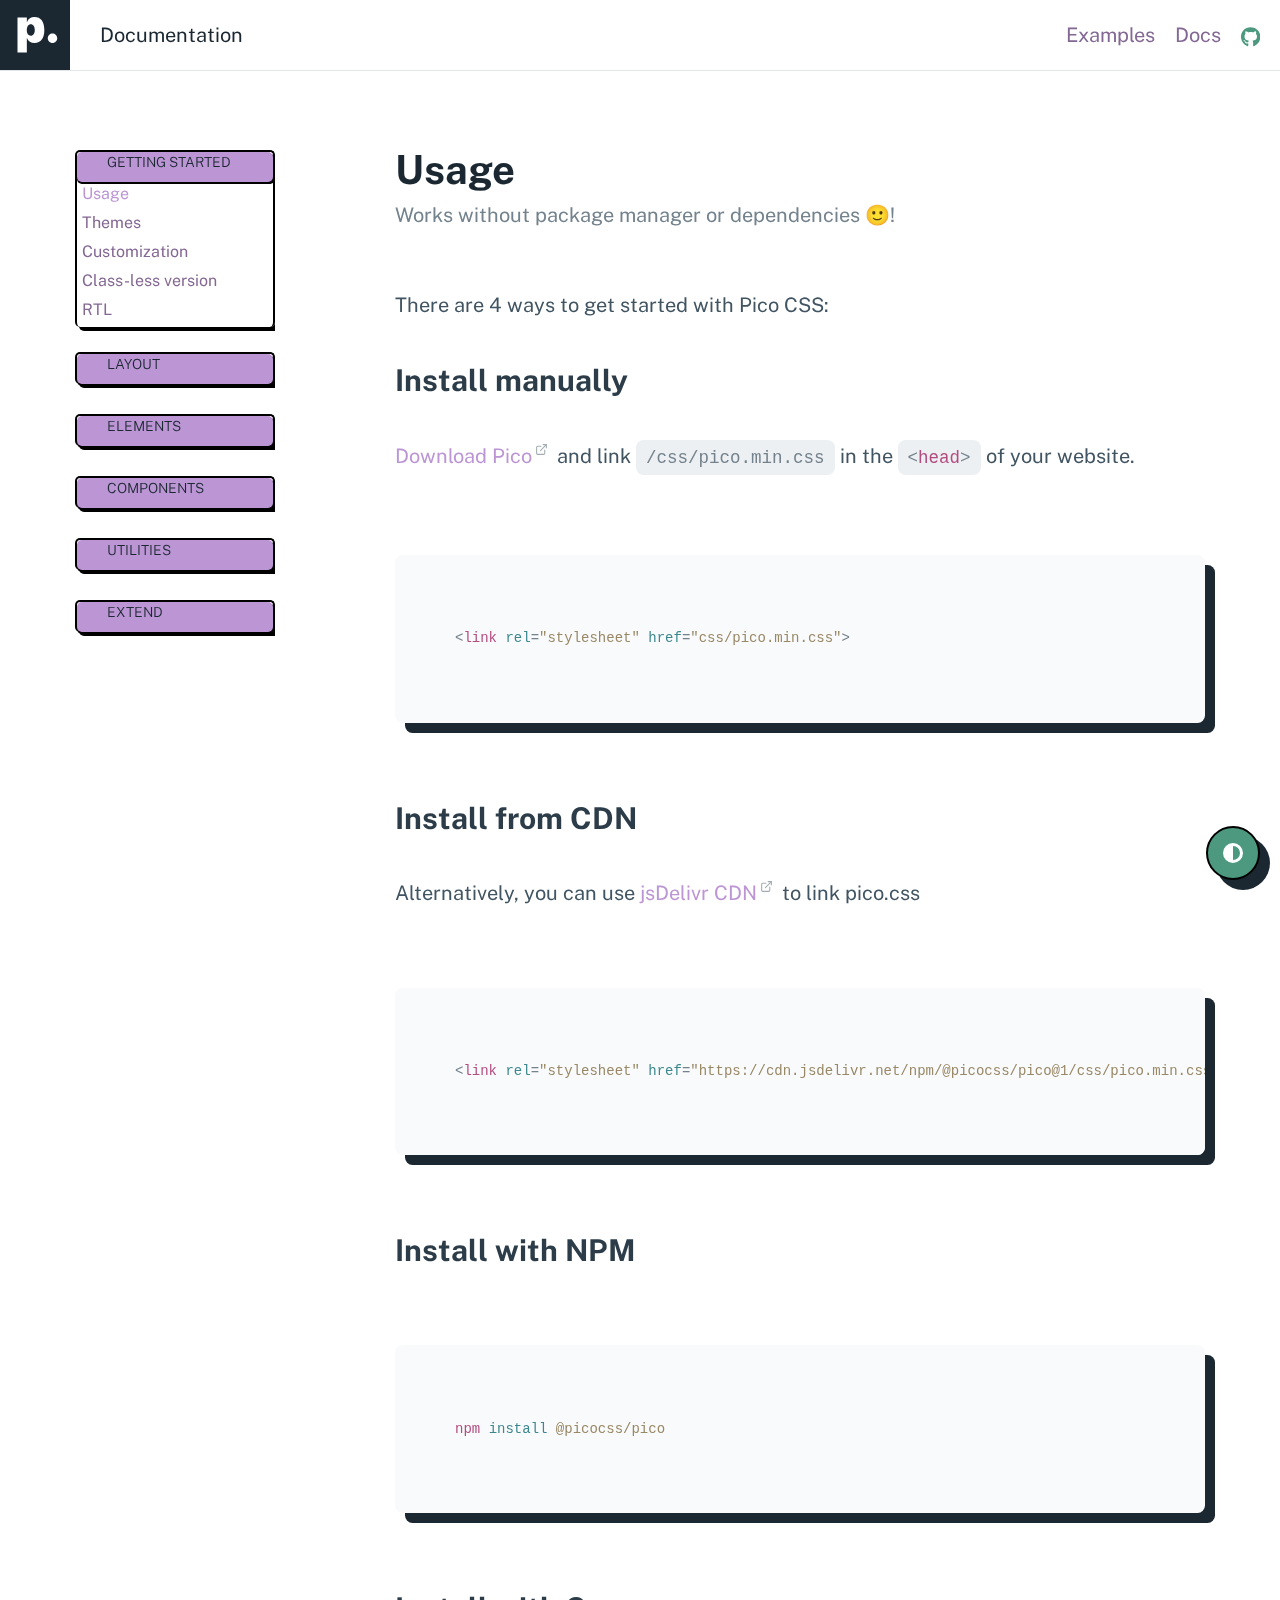
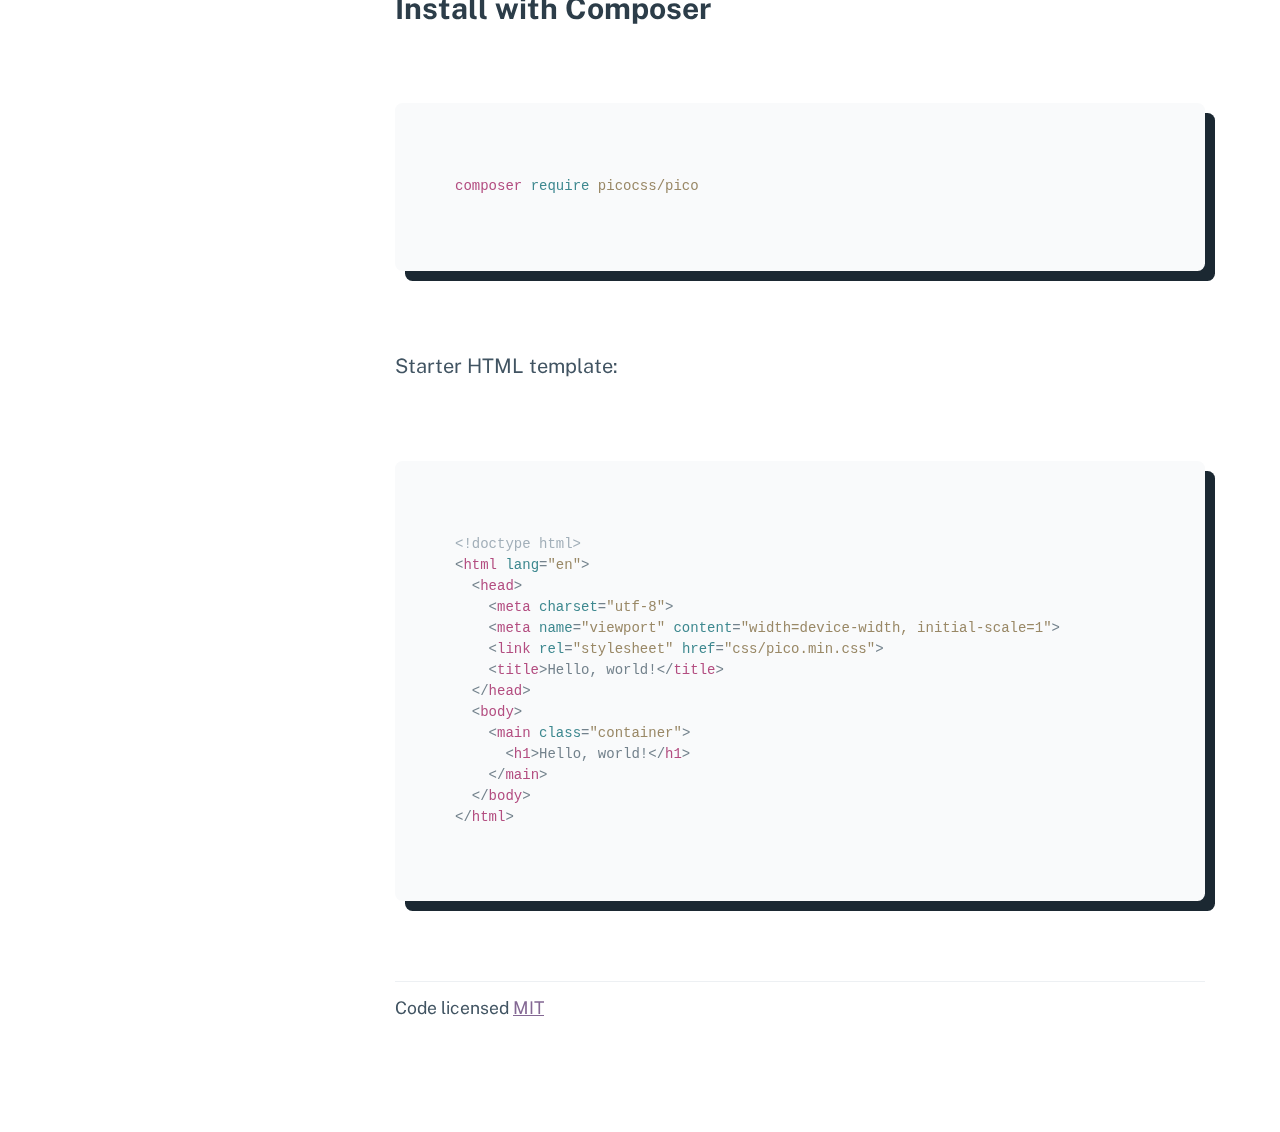
<file: docs/index.html>
<!doctype html><html lang="en"><head><meta charset="utf-8"><meta name="viewport" content="width=device-width,initial-scale=1"><title>Documentation • Pico CSS</title><meta name="description" content="Pico works without package manager or dependencies! There are 4 ways to get started with Pico CSS: manually, from a CDN, with NPM, or with Composer."><link rel="shortcut icon" href="https://picocss.com/favicon.ico"><link rel="stylesheet" href="../css/pico.min.css"><link rel="stylesheet" href="css/pico.docs.min.css"><link rel="canonical" href="https://picocss.com/docs/"></head><body><nav class="container-fluid"><ul><li><a href="https://picocss.com" aria-label="Back home"><svg aria-hidden="true" focusable="false" role="img" xmlns="http://www.w3.org/2000/svg" viewBox="0 0 1000 1000" height="56px"><path fill="currentColor" d="M633.43 429.23c0 118.38-49.76 184.72-138.87 184.72-53 0-92.04-25.37-108.62-67.32h-2.6v203.12H250V249.7h133.67v64.72h2.28c17.24-43.9 55.3-69.92 107-69.92 90.4 0 140.48 66.02 140.48 184.73zm-136.6 0c0-49.76-22.1-81.96-56.9-81.96s-56.9 32.2-57.24 82.28c.33 50.4 22.1 81.63 57.24 81.63 35.12 0 56.9-31.87 56.9-81.95zM682.5 547.5c0-37.32 30.18-67.5 67.5-67.5s67.5 30.18 67.5 67.5S787.32 615 750 615s-67.5-30.18-67.5-67.5z"/></svg></a></li><li>Documentation</li></ul><ul><li><a href="https://picocss.com#examples" class="secondary">Examples</a></li><li><a href="./" class="secondary">Docs</a></li><li><a href="https://github.com/picocss/pico" class="contrast" aria-label="Pico GitHub repository"><svg aria-hidden="true" focusable="false" role="img" xmlns="http://www.w3.org/2000/svg" viewBox="0 0 496 512" height="16px"><path fill="currentColor" d="M165.9 397.4c0 2-2.3 3.6-5.2 3.6-3.3.3-5.6-1.3-5.6-3.6 0-2 2.3-3.6 5.2-3.6 3-.3 5.6 1.3 5.6 3.6zm-31.1-4.5c-.7 2 1.3 4.3 4.3 4.9 2.6 1 5.6 0 6.2-2s-1.3-4.3-4.3-5.2c-2.6-.7-5.5.3-6.2 2.3zm44.2-1.7c-2.9.7-4.9 2.6-4.6 4.9.3 2 2.9 3.3 5.9 2.6 2.9-.7 4.9-2.6 4.6-4.6-.3-1.9-3-3.2-5.9-2.9zM244.8 8C106.1 8 0 113.3 0 252c0 110.9 69.8 205.8 169.5 239.2 12.8 2.3 17.3-5.6 17.3-12.1 0-6.2-.3-40.4-.3-61.4 0 0-70 15-84.7-29.8 0 0-11.4-29.1-27.8-36.6 0 0-22.9-15.7 1.6-15.4 0 0 24.9 2 38.6 25.8 21.9 38.6 58.6 27.5 72.9 20.9 2.3-16 8.8-27.1 16-33.7-55.9-6.2-112.3-14.3-112.3-110.5 0-27.5 7.6-41.3 23.6-58.9-2.6-6.5-11.1-33.3 2.6-67.9 20.9-6.5 69 27 69 27 20-5.6 41.5-8.5 62.8-8.5s42.8 2.9 62.8 8.5c0 0 48.1-33.6 69-27 13.7 34.7 5.2 61.4 2.6 67.9 16 17.7 25.8 31.5 25.8 58.9 0 96.5-58.9 104.2-114.8 110.5 9.2 7.9 17 22.9 17 46.4 0 33.7-.3 75.4-.3 83.6 0 6.5 4.6 14.4 17.3 12.1C428.2 457.8 496 362.9 496 252 496 113.3 383.5 8 244.8 8zM97.2 352.9c-1.3 1-1 3.3.7 5.2 1.6 1.6 3.9 2.3 5.2 1 1.3-1 1-3.3-.7-5.2-1.6-1.6-3.9-2.3-5.2-1zm-10.8-8.1c-.7 1.3.3 2.9 2.3 3.9 1.6 1 3.6.7 4.3-.7.7-1.3-.3-2.9-2.3-3.9-2-.6-3.6-.3-4.3.7zm32.4 35.6c-1.6 1.3-1 4.3 1.3 6.2 2.3 2.3 5.2 2.6 6.5 1 1.3-1.3.7-4.3-1.3-6.2-2.2-2.3-5.2-2.6-6.5-1zm-11.4-14.7c-1.6 1-1.6 3.6 0 5.9 1.6 2.3 4.3 3.3 5.6 2.3 1.6-1.3 1.6-3.9 0-6.2-1.4-2.3-4-3.3-5.6-2z"></path></svg></a></li></ul></nav><main class="container" id="docs"><aside><nav class="closed-on-mobile"><a href="./" class="secondary" id="toggle-docs-navigation"><svg xmlns="http://www.w3.org/2000/svg" class="expand" fill="currentColor" viewBox="0 0 16 16" height="16px"><title>Expand</title><path fill-rule="evenodd" d="M1 8a.5.5 0 0 1 .5-.5h13a.5.5 0 0 1 0 1h-13A.5.5 0 0 1 1 8zM7.646.146a.5.5 0 0 1 .708 0l2 2a.5.5 0 0 1-.708.708L8.5 1.707V5.5a.5.5 0 0 1-1 0V1.707L6.354 2.854a.5.5 0 1 1-.708-.708l2-2zM8 10a.5.5 0 0 1 .5.5v3.793l1.146-1.147a.5.5 0 0 1 .708.708l-2 2a.5.5 0 0 1-.708 0l-2-2a.5.5 0 0 1 .708-.708L7.5 14.293V10.5A.5.5 0 0 1 8 10z"></path></svg> <svg xmlns="http://www.w3.org/2000/svg" class="collapse" fill="currentColor" viewBox="0 0 16 16" height="16px"><title>Collapse</title><path fill-rule="evenodd" d="M1 8a.5.5 0 0 1 .5-.5h13a.5.5 0 0 1 0 1h-13A.5.5 0 0 1 1 8zm7-8a.5.5 0 0 1 .5.5v3.793l1.146-1.147a.5.5 0 0 1 .708.708l-2 2a.5.5 0 0 1-.708 0l-2-2a.5.5 0 1 1 .708-.708L7.5 4.293V.5A.5.5 0 0 1 8 0zm-.5 11.707l-1.146 1.147a.5.5 0 0 1-.708-.708l2-2a.5.5 0 0 1 .708 0l2 2a.5.5 0 0 1-.708.708L8.5 11.707V15.5a.5.5 0 0 1-1 0v-3.793z"></path></svg> Table of contents</a><details><summary>Getting started</summary><ul><li><a href="./" id="start-link" class="secondary">Usage</a></li><li><a href="./themes.html" id="themes-link" class="secondary">Themes</a></li><li><a href="./customization.html" id="customization-link" class="secondary">Customization</a></li><li><a href="./classless.html" id="classless-link" class="secondary">Class-less version</a></li><li><a href="./rtl.html" id="rtl-link" class="secondary">RTL</a></li></ul></details><details><summary>Layout</summary><ul><li><a href="./containers.html" id="containers-link" class="secondary">Containers</a></li><li><a href="./grid.html" id="grid-link" class="secondary">Grid</a></li><li><a href="./scroller.html" id="scroller-link" class="secondary">Horizontal scroller</a></li></ul></details><details><summary>Elements</summary><ul><li><a href="./typography.html" id="typography-link" class="secondary">Typography</a></li><li><a href="./buttons.html" id="buttons-link" class="secondary">Buttons</a></li><li><a href="./forms.html" id="forms-link" class="secondary">Forms</a></li><li><a href="./tables.html" id="tables-link" class="secondary">Tables</a></li></ul></details><details><summary>Components</summary><ul><li><a href="./accordions.html" id="accordions-link" class="secondary">Accordions</a></li><li><a href="./cards.html" id="cards-link" class="secondary">Cards</a></li><li><a href="./dropdowns.html" id="dropdowns-link" class="secondary">Dropdowns</a></li><li><a href="./modal.html" id="modal-link" class="secondary">Modal</a></li><li><a href="./navs.html" id="navs-link" class="secondary">Navs</a></li><li><a href="./progress.html" id="progress-link" class="secondary">Progress</a></li></ul></details><details><summary>Utilities</summary><ul><li><a href="./loading.html" id="loading-link" class="secondary">Loading</a></li><li><a href="./tooltips.html" id="tooltips-link" class="secondary">Tooltips</a></li></ul></details><details><summary>Extend</summary><ul><li><a href="./we-love-classes.html" id="we-love-classes-link" class="secondary">We love .classes</a></li></ul></details></nav><script>const activeLink=document.querySelector("aside a#start-link"),parentAccordion=activeLink.closest("details");activeLink.setAttribute("aria-current","page"),parentAccordion.setAttribute("open","true")</script></aside><div role="document"><section id="start"><hgroup><h1>Usage</h1><h2>Works without package manager or dependencies 🙂!</h2></hgroup><p>There are 4 ways to get started with Pico CSS:</p><h3>Install manually</h3><p><a href="https://github.com/picocss/pico/archive/refs/tags/v1.5.10.zip">Download Pico</a> and link <code>/css/pico.min.css</code> in the <code>&lt;<b>head</b>&gt;</code> of your website.</p><pre><code>&lt;<b>link</b> <i>rel</i>=<u>"stylesheet"</u> <i>href</i>=<u>"css/pico.min.css"</u>&gt;</code></pre><h3>Install from CDN</h3><p>Alternatively, you can use <a href="https://www.jsdelivr.com/package/npm/@picocss/pico">jsDelivr CDN</a> to link pico.css</p><pre><code>&lt;<b>link</b> <i>rel</i>=<u>"stylesheet"</u> <i>href</i>=<u>"https://cdn.jsdelivr.net/npm/@picocss/pico@1/css/pico.min.css"</u>&gt;</code></pre><h3>Install with NPM</h3><pre><code><b>npm</b> <i>install</i> <u>@picocss/pico</u></code></pre><h3>Install with Composer</h3><pre><code><b>composer</b> <i>require</i> <u>picocss/pico</u></code></pre><p>Starter HTML template:</p><pre><code><em>&lt;!doctype html&gt;</em>
&lt;<b>html</b> <i>lang</i>=<u>"en"</u>&gt;
  &lt;<b>head</b>&gt;
    &lt;<b>meta</b> <i>charset</i>=<u>"utf-8"</u>&gt;
    &lt;<b>meta</b> <i>name</i>=<u>"viewport"</u> <i>content</i>=<u>"width=device-width, initial-scale=1"</u>&gt;
    &lt;<b>link</b> <i>rel</i>=<u>"stylesheet"</u> <i>href</i>=<u>"css/pico.min.css"</u>&gt;
    &lt;<b>title</b>>Hello, world!&lt;/<b>title</b>&gt;
  &lt;/<b>head</b>&gt;
  &lt;<b>body</b>&gt;
    &lt;<b>main</b> <i>class</i>=<u>"container"</u>&gt;
      &lt;<b>h1</b>&gt;Hello, world!&lt;/<b>h1</b>&gt;
    &lt;/<b>main</b>&gt;
  &lt;/<b>body</b>&gt;
&lt;/<b>html</b>&gt;</code></pre></section><footer><hr><p><small>Code licensed <a href="https://github.com/picocss/pico/blob/master/LICENSE.md" class="secondary">MIT</a></small></p></footer></div></main><script src="js/commons.min.js"></script></body></html>
</file>
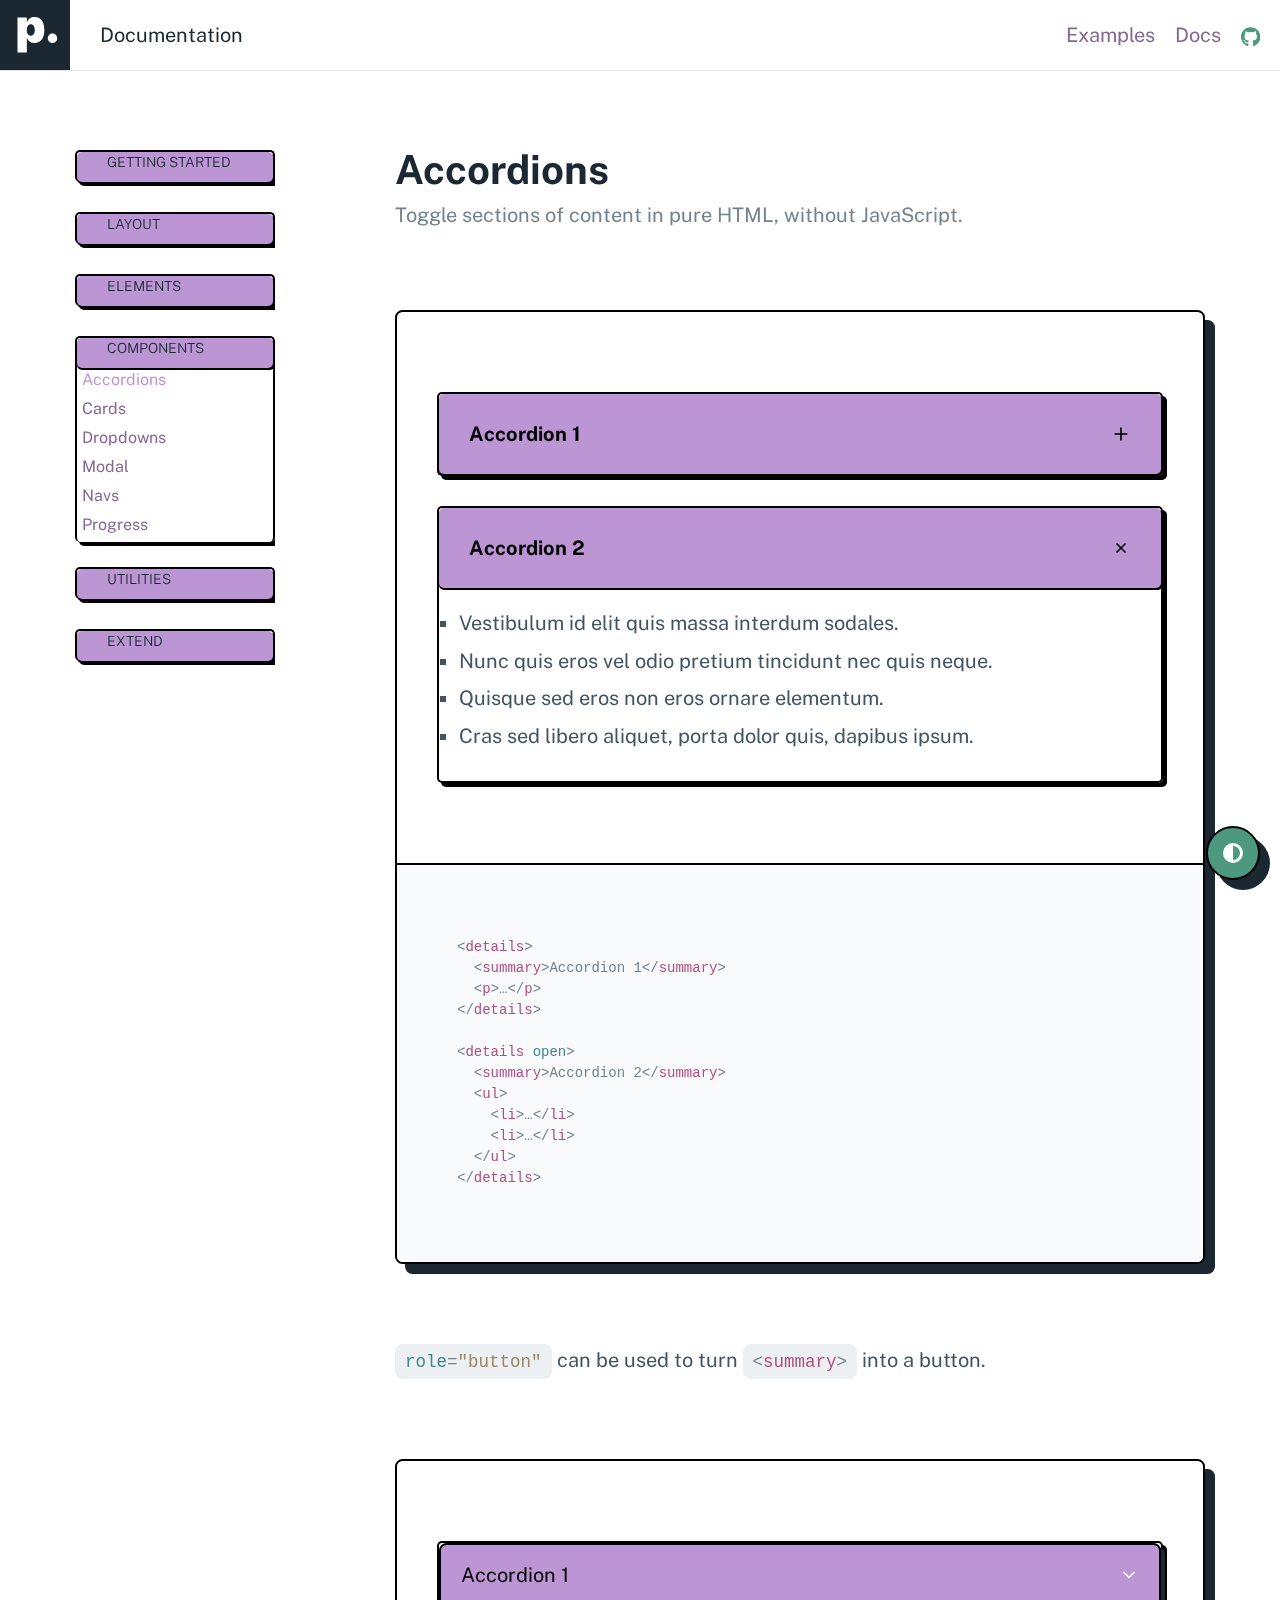
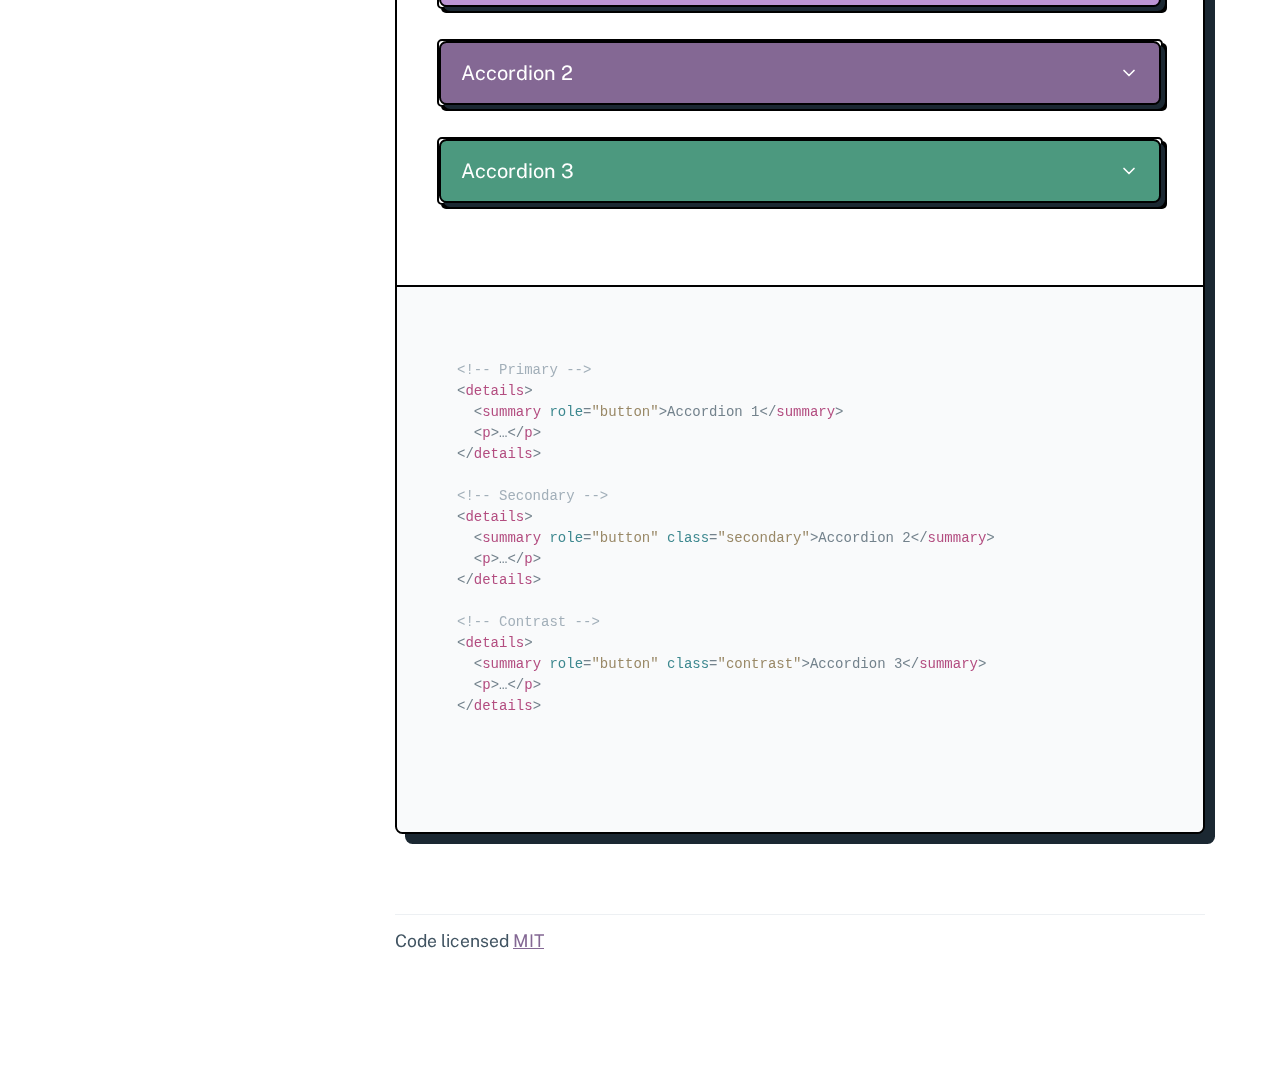
<file: .legacy-docs/accordions.html>
<!doctype html><html lang="en"><head><meta charset="utf-8"><meta name="viewport" content="width=device-width,initial-scale=1"><title>Accordions • Pico CSS</title><meta name="description" content="Toggle sections of content in pure HTML, without JavaScript."><link rel="shortcut icon" href="https://picocss.com/favicon.ico"><link rel="stylesheet" href="../css/pico.min.css"><link rel="stylesheet" href="css/pico.docs.min.css"><link rel="canonical" href="https://picocss.com/docs/accordions.html"></head><body><nav class="container-fluid"><ul><li><a href="https://picocss.com" aria-label="Back home"><svg aria-hidden="true" focusable="false" role="img" xmlns="http://www.w3.org/2000/svg" viewBox="0 0 1000 1000" height="56px"><path fill="currentColor" d="M633.43 429.23c0 118.38-49.76 184.72-138.87 184.72-53 0-92.04-25.37-108.62-67.32h-2.6v203.12H250V249.7h133.67v64.72h2.28c17.24-43.9 55.3-69.92 107-69.92 90.4 0 140.48 66.02 140.48 184.73zm-136.6 0c0-49.76-22.1-81.96-56.9-81.96s-56.9 32.2-57.24 82.28c.33 50.4 22.1 81.63 57.24 81.63 35.12 0 56.9-31.87 56.9-81.95zM682.5 547.5c0-37.32 30.18-67.5 67.5-67.5s67.5 30.18 67.5 67.5S787.32 615 750 615s-67.5-30.18-67.5-67.5z"/></svg></a></li><li>Documentation</li></ul><ul><li><a href="https://picocss.com#examples" class="secondary">Examples</a></li><li><a href="./" class="secondary">Docs</a></li><li><a href="https://github.com/picocss/pico" class="contrast" aria-label="Pico GitHub repository"><svg aria-hidden="true" focusable="false" role="img" xmlns="http://www.w3.org/2000/svg" viewBox="0 0 496 512" height="16px"><path fill="currentColor" d="M165.9 397.4c0 2-2.3 3.6-5.2 3.6-3.3.3-5.6-1.3-5.6-3.6 0-2 2.3-3.6 5.2-3.6 3-.3 5.6 1.3 5.6 3.6zm-31.1-4.5c-.7 2 1.3 4.3 4.3 4.9 2.6 1 5.6 0 6.2-2s-1.3-4.3-4.3-5.2c-2.6-.7-5.5.3-6.2 2.3zm44.2-1.7c-2.9.7-4.9 2.6-4.6 4.9.3 2 2.9 3.3 5.9 2.6 2.9-.7 4.9-2.6 4.6-4.6-.3-1.9-3-3.2-5.9-2.9zM244.8 8C106.1 8 0 113.3 0 252c0 110.9 69.8 205.8 169.5 239.2 12.8 2.3 17.3-5.6 17.3-12.1 0-6.2-.3-40.4-.3-61.4 0 0-70 15-84.7-29.8 0 0-11.4-29.1-27.8-36.6 0 0-22.9-15.7 1.6-15.4 0 0 24.9 2 38.6 25.8 21.9 38.6 58.6 27.5 72.9 20.9 2.3-16 8.8-27.1 16-33.7-55.9-6.2-112.3-14.3-112.3-110.5 0-27.5 7.6-41.3 23.6-58.9-2.6-6.5-11.1-33.3 2.6-67.9 20.9-6.5 69 27 69 27 20-5.6 41.5-8.5 62.8-8.5s42.8 2.9 62.8 8.5c0 0 48.1-33.6 69-27 13.7 34.7 5.2 61.4 2.6 67.9 16 17.7 25.8 31.5 25.8 58.9 0 96.5-58.9 104.2-114.8 110.5 9.2 7.9 17 22.9 17 46.4 0 33.7-.3 75.4-.3 83.6 0 6.5 4.6 14.4 17.3 12.1C428.2 457.8 496 362.9 496 252 496 113.3 383.5 8 244.8 8zM97.2 352.9c-1.3 1-1 3.3.7 5.2 1.6 1.6 3.9 2.3 5.2 1 1.3-1 1-3.3-.7-5.2-1.6-1.6-3.9-2.3-5.2-1zm-10.8-8.1c-.7 1.3.3 2.9 2.3 3.9 1.6 1 3.6.7 4.3-.7.7-1.3-.3-2.9-2.3-3.9-2-.6-3.6-.3-4.3.7zm32.4 35.6c-1.6 1.3-1 4.3 1.3 6.2 2.3 2.3 5.2 2.6 6.5 1 1.3-1.3.7-4.3-1.3-6.2-2.2-2.3-5.2-2.6-6.5-1zm-11.4-14.7c-1.6 1-1.6 3.6 0 5.9 1.6 2.3 4.3 3.3 5.6 2.3 1.6-1.3 1.6-3.9 0-6.2-1.4-2.3-4-3.3-5.6-2z"></path></svg></a></li></ul></nav><main class="container" id="docs"><aside><nav class="closed-on-mobile"><a href="./" class="secondary" id="toggle-docs-navigation"><svg xmlns="http://www.w3.org/2000/svg" class="expand" fill="currentColor" viewBox="0 0 16 16" height="16px"><title>Expand</title><path fill-rule="evenodd" d="M1 8a.5.5 0 0 1 .5-.5h13a.5.5 0 0 1 0 1h-13A.5.5 0 0 1 1 8zM7.646.146a.5.5 0 0 1 .708 0l2 2a.5.5 0 0 1-.708.708L8.5 1.707V5.5a.5.5 0 0 1-1 0V1.707L6.354 2.854a.5.5 0 1 1-.708-.708l2-2zM8 10a.5.5 0 0 1 .5.5v3.793l1.146-1.147a.5.5 0 0 1 .708.708l-2 2a.5.5 0 0 1-.708 0l-2-2a.5.5 0 0 1 .708-.708L7.5 14.293V10.5A.5.5 0 0 1 8 10z"></path></svg> <svg xmlns="http://www.w3.org/2000/svg" class="collapse" fill="currentColor" viewBox="0 0 16 16" height="16px"><title>Collapse</title><path fill-rule="evenodd" d="M1 8a.5.5 0 0 1 .5-.5h13a.5.5 0 0 1 0 1h-13A.5.5 0 0 1 1 8zm7-8a.5.5 0 0 1 .5.5v3.793l1.146-1.147a.5.5 0 0 1 .708.708l-2 2a.5.5 0 0 1-.708 0l-2-2a.5.5 0 1 1 .708-.708L7.5 4.293V.5A.5.5 0 0 1 8 0zm-.5 11.707l-1.146 1.147a.5.5 0 0 1-.708-.708l2-2a.5.5 0 0 1 .708 0l2 2a.5.5 0 0 1-.708.708L8.5 11.707V15.5a.5.5 0 0 1-1 0v-3.793z"></path></svg> Table of contents</a><details><summary>Getting started</summary><ul><li><a href="./" id="start-link" class="secondary">Usage</a></li><li><a href="./themes.html" id="themes-link" class="secondary">Themes</a></li><li><a href="./customization.html" id="customization-link" class="secondary">Customization</a></li><li><a href="./classless.html" id="classless-link" class="secondary">Class-less version</a></li><li><a href="./rtl.html" id="rtl-link" class="secondary">RTL</a></li></ul></details><details><summary>Layout</summary><ul><li><a href="./containers.html" id="containers-link" class="secondary">Containers</a></li><li><a href="./grid.html" id="grid-link" class="secondary">Grid</a></li><li><a href="./scroller.html" id="scroller-link" class="secondary">Horizontal scroller</a></li></ul></details><details><summary>Elements</summary><ul><li><a href="./typography.html" id="typography-link" class="secondary">Typography</a></li><li><a href="./buttons.html" id="buttons-link" class="secondary">Buttons</a></li><li><a href="./forms.html" id="forms-link" class="secondary">Forms</a></li><li><a href="./tables.html" id="tables-link" class="secondary">Tables</a></li></ul></details><details><summary>Components</summary><ul><li><a href="./accordions.html" id="accordions-link" class="secondary">Accordions</a></li><li><a href="./cards.html" id="cards-link" class="secondary">Cards</a></li><li><a href="./dropdowns.html" id="dropdowns-link" class="secondary">Dropdowns</a></li><li><a href="./modal.html" id="modal-link" class="secondary">Modal</a></li><li><a href="./navs.html" id="navs-link" class="secondary">Navs</a></li><li><a href="./progress.html" id="progress-link" class="secondary">Progress</a></li></ul></details><details><summary>Utilities</summary><ul><li><a href="./loading.html" id="loading-link" class="secondary">Loading</a></li><li><a href="./tooltips.html" id="tooltips-link" class="secondary">Tooltips</a></li></ul></details><details><summary>Extend</summary><ul><li><a href="./we-love-classes.html" id="we-love-classes-link" class="secondary">We love .classes</a></li></ul></details></nav><script>const activeLink=document.querySelector("aside a#accordions-link"),parentAccordion=activeLink.closest("details");activeLink.setAttribute("aria-current","page"),parentAccordion.setAttribute("open","true")</script></aside><div role="document"><section id="accordions"><hgroup><h1>Accordions</h1><h2>Toggle sections of content in pure HTML, without JavaScript.</h2></hgroup><article aria-label="Accordions examples"><details><summary>Accordion 1</summary><p>Lorem ipsum dolor sit amet, consectetur adipiscing elit. Pellentesque urna diam, tincidunt nec porta sed, auctor id velit. Etiam venenatis nisl ut orci consequat, vitae tempus quam commodo. Nulla non mauris ipsum. Aliquam eu posuere orci. Nulla convallis lectus rutrum quam hendrerit, in facilisis elit sollicitudin. Mauris pulvinar pulvinar mi, dictum tristique elit auctor quis. Maecenas ac ipsum ultrices, porta turpis sit amet, congue turpis.</p></details><details open><summary>Accordion 2</summary><ul><li>Vestibulum id elit quis massa interdum sodales.</li><li>Nunc quis eros vel odio pretium tincidunt nec quis neque.</li><li>Quisque sed eros non eros ornare elementum.</li><li>Cras sed libero aliquet, porta dolor quis, dapibus ipsum.</li></ul></details><footer class="code"><pre><code>&lt;<b>details</b>&gt;
  &lt;<b>summary</b>&gt;Accordion 1&lt;/<b>summary</b>&gt;
  &lt;<b>p</b>&gt;…&lt;/<b>p</b>&gt;
&lt;/<b>details</b>&gt;

&lt;<b>details</b> <i>open</i>&gt;
  &lt;<b>summary</b>&gt;Accordion 2&lt;/<b>summary</b>&gt;
  &lt;<b>ul</b>&gt;
    &lt;<b>li</b>&gt;…&lt;/<b>li</b>&gt;
    &lt;<b>li</b>&gt;…&lt;/<b>li</b>&gt;
  &lt;/<b>ul</b>&gt;
&lt;/<b>details</b>&gt;</code></pre></footer></article><p><code><i>role</i>=<u>"button"</u></code> can be used to turn <code>&lt;<b>summary</b>&gt;</code> into a button.</p><article aria-label="Accordions buttons examples"><details><summary role="button">Accordion 1</summary><p>Aenean vestibulum nunc at libero congue, eu pretium nulla viverra. Fusce sed ex at est egestas vehicula. Integer sit amet lectus mi. Duis ut viverra mauris, at laoreet enim.</p></details><details><summary role="button" class="secondary">Accordion 2</summary><p>Quisque porta dictum ipsum nec vestibulum. Suspendisse non mi ac tellus scelerisque egestas. Sed vel nisi laoreet, rhoncus urna quis, luctus risus. Donec vitae molestie felis.</p></details><details><summary role="button" class="contrast">Accordion 3</summary><p>Praesent quam ipsum, condimentum non augue at, porttitor interdum tellus. Curabitur ultrices consectetur leo, a placerat mauris malesuada et. In quis varius risus.</p></details><footer class="code"><pre><code><em>&lt;!-- Primary --&gt;</em>
&lt;<b>details</b>&gt;
  &lt;<b>summary</b> <i>role</i>=<u>"button"</u>&gt;Accordion 1&lt;/<b>summary</b>&gt;
  &lt;<b>p</b>&gt;…&lt;/<b>p</b>&gt;
&lt;/<b>details</b>&gt;

<em>&lt;!-- Secondary --&gt;</em>
&lt;<b>details</b>&gt;
  &lt;<b>summary</b> <i>role</i>=<u>"button"</u> <i>class</i>=<u>"secondary"</u>&gt;Accordion 2&lt;/<b>summary</b>&gt;
  &lt;<b>p</b>&gt;…&lt;/<b>p</b>&gt;
&lt;/<b>details</b>&gt;

<em>&lt;!-- Contrast --&gt;</em>
&lt;<b>details</b>&gt;
  &lt;<b>summary</b> <i>role</i>=<u>"button"</u> <i>class</i>=<u>"contrast"</u>&gt;Accordion 3&lt;/<b>summary</b>&gt;
  &lt;<b>p</b>&gt;…&lt;/<b>p</b>&gt;
&lt;/<b>details</b>&gt;

            </code></pre></footer></article></section><footer><hr><p><small>Code licensed <a href="https://github.com/picocss/pico/blob/master/LICENSE.md" class="secondary">MIT</a></small></p></footer></div></main><script src="js/commons.min.js"></script></body></html>
</file>
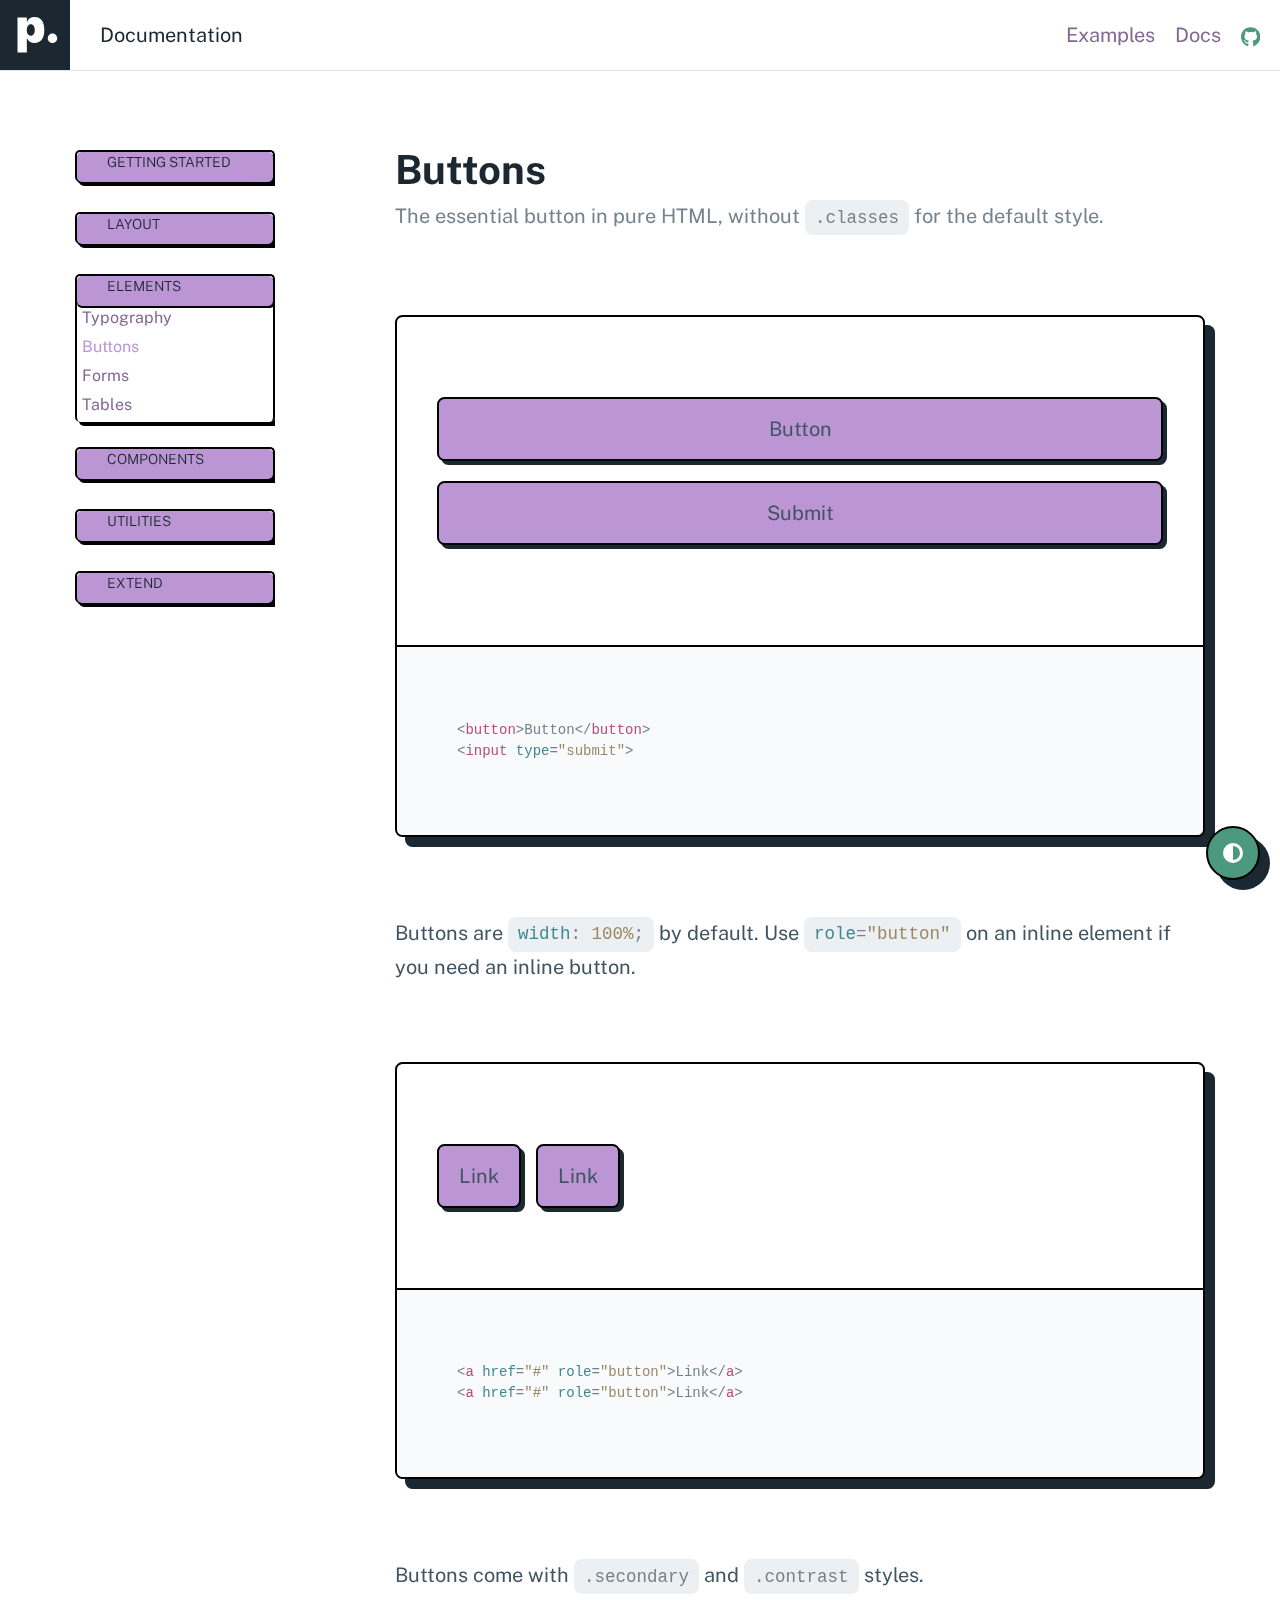
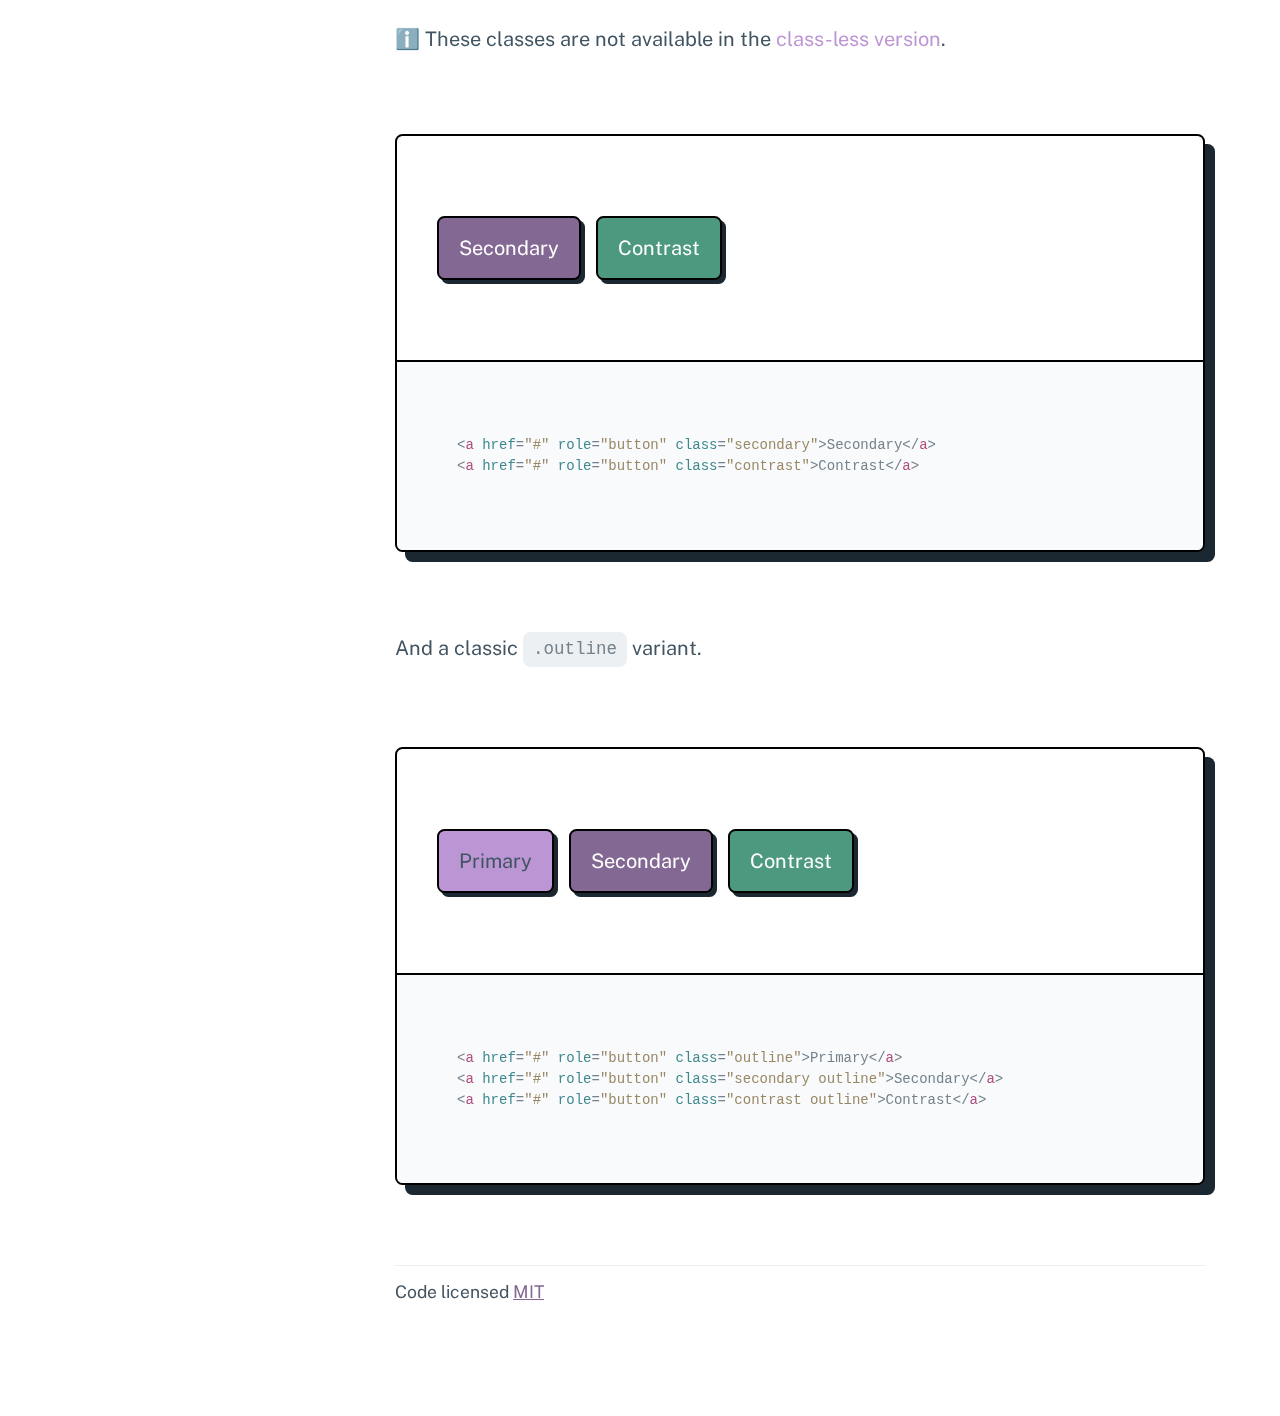
<file: .legacy-docs/buttons.html>
<!doctype html><html lang="en"><head><meta charset="utf-8"><meta name="viewport" content="width=device-width,initial-scale=1"><title>Buttons • Pico CSS</title><meta name="description" content="The essential button in pure HTML, without .classes for the default style."><link rel="shortcut icon" href="https://picocss.com/favicon.ico"><link rel="stylesheet" href="../css/pico.min.css"><link rel="stylesheet" href="css/pico.docs.min.css"><link rel="canonical" href="https://picocss.com/docs/buttons.html"></head><body><nav class="container-fluid"><ul><li><a href="https://picocss.com" aria-label="Back home"><svg aria-hidden="true" focusable="false" role="img" xmlns="http://www.w3.org/2000/svg" viewBox="0 0 1000 1000" height="56px"><path fill="currentColor" d="M633.43 429.23c0 118.38-49.76 184.72-138.87 184.72-53 0-92.04-25.37-108.62-67.32h-2.6v203.12H250V249.7h133.67v64.72h2.28c17.24-43.9 55.3-69.92 107-69.92 90.4 0 140.48 66.02 140.48 184.73zm-136.6 0c0-49.76-22.1-81.96-56.9-81.96s-56.9 32.2-57.24 82.28c.33 50.4 22.1 81.63 57.24 81.63 35.12 0 56.9-31.87 56.9-81.95zM682.5 547.5c0-37.32 30.18-67.5 67.5-67.5s67.5 30.18 67.5 67.5S787.32 615 750 615s-67.5-30.18-67.5-67.5z"/></svg></a></li><li>Documentation</li></ul><ul><li><a href="https://picocss.com#examples" class="secondary">Examples</a></li><li><a href="./" class="secondary">Docs</a></li><li><a href="https://github.com/picocss/pico" class="contrast" aria-label="Pico GitHub repository"><svg aria-hidden="true" focusable="false" role="img" xmlns="http://www.w3.org/2000/svg" viewBox="0 0 496 512" height="16px"><path fill="currentColor" d="M165.9 397.4c0 2-2.3 3.6-5.2 3.6-3.3.3-5.6-1.3-5.6-3.6 0-2 2.3-3.6 5.2-3.6 3-.3 5.6 1.3 5.6 3.6zm-31.1-4.5c-.7 2 1.3 4.3 4.3 4.9 2.6 1 5.6 0 6.2-2s-1.3-4.3-4.3-5.2c-2.6-.7-5.5.3-6.2 2.3zm44.2-1.7c-2.9.7-4.9 2.6-4.6 4.9.3 2 2.9 3.3 5.9 2.6 2.9-.7 4.9-2.6 4.6-4.6-.3-1.9-3-3.2-5.9-2.9zM244.8 8C106.1 8 0 113.3 0 252c0 110.9 69.8 205.8 169.5 239.2 12.8 2.3 17.3-5.6 17.3-12.1 0-6.2-.3-40.4-.3-61.4 0 0-70 15-84.7-29.8 0 0-11.4-29.1-27.8-36.6 0 0-22.9-15.7 1.6-15.4 0 0 24.9 2 38.6 25.8 21.9 38.6 58.6 27.5 72.9 20.9 2.3-16 8.8-27.1 16-33.7-55.9-6.2-112.3-14.3-112.3-110.5 0-27.5 7.6-41.3 23.6-58.9-2.6-6.5-11.1-33.3 2.6-67.9 20.9-6.5 69 27 69 27 20-5.6 41.5-8.5 62.8-8.5s42.8 2.9 62.8 8.5c0 0 48.1-33.6 69-27 13.7 34.7 5.2 61.4 2.6 67.9 16 17.7 25.8 31.5 25.8 58.9 0 96.5-58.9 104.2-114.8 110.5 9.2 7.9 17 22.9 17 46.4 0 33.7-.3 75.4-.3 83.6 0 6.5 4.6 14.4 17.3 12.1C428.2 457.8 496 362.9 496 252 496 113.3 383.5 8 244.8 8zM97.2 352.9c-1.3 1-1 3.3.7 5.2 1.6 1.6 3.9 2.3 5.2 1 1.3-1 1-3.3-.7-5.2-1.6-1.6-3.9-2.3-5.2-1zm-10.8-8.1c-.7 1.3.3 2.9 2.3 3.9 1.6 1 3.6.7 4.3-.7.7-1.3-.3-2.9-2.3-3.9-2-.6-3.6-.3-4.3.7zm32.4 35.6c-1.6 1.3-1 4.3 1.3 6.2 2.3 2.3 5.2 2.6 6.5 1 1.3-1.3.7-4.3-1.3-6.2-2.2-2.3-5.2-2.6-6.5-1zm-11.4-14.7c-1.6 1-1.6 3.6 0 5.9 1.6 2.3 4.3 3.3 5.6 2.3 1.6-1.3 1.6-3.9 0-6.2-1.4-2.3-4-3.3-5.6-2z"></path></svg></a></li></ul></nav><main class="container" id="docs"><aside><nav class="closed-on-mobile"><a href="./" class="secondary" id="toggle-docs-navigation"><svg xmlns="http://www.w3.org/2000/svg" class="expand" fill="currentColor" viewBox="0 0 16 16" height="16px"><title>Expand</title><path fill-rule="evenodd" d="M1 8a.5.5 0 0 1 .5-.5h13a.5.5 0 0 1 0 1h-13A.5.5 0 0 1 1 8zM7.646.146a.5.5 0 0 1 .708 0l2 2a.5.5 0 0 1-.708.708L8.5 1.707V5.5a.5.5 0 0 1-1 0V1.707L6.354 2.854a.5.5 0 1 1-.708-.708l2-2zM8 10a.5.5 0 0 1 .5.5v3.793l1.146-1.147a.5.5 0 0 1 .708.708l-2 2a.5.5 0 0 1-.708 0l-2-2a.5.5 0 0 1 .708-.708L7.5 14.293V10.5A.5.5 0 0 1 8 10z"></path></svg> <svg xmlns="http://www.w3.org/2000/svg" class="collapse" fill="currentColor" viewBox="0 0 16 16" height="16px"><title>Collapse</title><path fill-rule="evenodd" d="M1 8a.5.5 0 0 1 .5-.5h13a.5.5 0 0 1 0 1h-13A.5.5 0 0 1 1 8zm7-8a.5.5 0 0 1 .5.5v3.793l1.146-1.147a.5.5 0 0 1 .708.708l-2 2a.5.5 0 0 1-.708 0l-2-2a.5.5 0 1 1 .708-.708L7.5 4.293V.5A.5.5 0 0 1 8 0zm-.5 11.707l-1.146 1.147a.5.5 0 0 1-.708-.708l2-2a.5.5 0 0 1 .708 0l2 2a.5.5 0 0 1-.708.708L8.5 11.707V15.5a.5.5 0 0 1-1 0v-3.793z"></path></svg> Table of contents</a><details><summary>Getting started</summary><ul><li><a href="./" id="start-link" class="secondary">Usage</a></li><li><a href="./themes.html" id="themes-link" class="secondary">Themes</a></li><li><a href="./customization.html" id="customization-link" class="secondary">Customization</a></li><li><a href="./classless.html" id="classless-link" class="secondary">Class-less version</a></li><li><a href="./rtl.html" id="rtl-link" class="secondary">RTL</a></li></ul></details><details><summary>Layout</summary><ul><li><a href="./containers.html" id="containers-link" class="secondary">Containers</a></li><li><a href="./grid.html" id="grid-link" class="secondary">Grid</a></li><li><a href="./scroller.html" id="scroller-link" class="secondary">Horizontal scroller</a></li></ul></details><details><summary>Elements</summary><ul><li><a href="./typography.html" id="typography-link" class="secondary">Typography</a></li><li><a href="./buttons.html" id="buttons-link" class="secondary">Buttons</a></li><li><a href="./forms.html" id="forms-link" class="secondary">Forms</a></li><li><a href="./tables.html" id="tables-link" class="secondary">Tables</a></li></ul></details><details><summary>Components</summary><ul><li><a href="./accordions.html" id="accordions-link" class="secondary">Accordions</a></li><li><a href="./cards.html" id="cards-link" class="secondary">Cards</a></li><li><a href="./dropdowns.html" id="dropdowns-link" class="secondary">Dropdowns</a></li><li><a href="./modal.html" id="modal-link" class="secondary">Modal</a></li><li><a href="./navs.html" id="navs-link" class="secondary">Navs</a></li><li><a href="./progress.html" id="progress-link" class="secondary">Progress</a></li></ul></details><details><summary>Utilities</summary><ul><li><a href="./loading.html" id="loading-link" class="secondary">Loading</a></li><li><a href="./tooltips.html" id="tooltips-link" class="secondary">Tooltips</a></li></ul></details><details><summary>Extend</summary><ul><li><a href="./we-love-classes.html" id="we-love-classes-link" class="secondary">We love .classes</a></li></ul></details></nav><script>const activeLink=document.querySelector("aside a#buttons-link"),parentAccordion=activeLink.closest("details");activeLink.setAttribute("aria-current","page"),parentAccordion.setAttribute("open","true")</script></aside><div role="document"><section id="buttons"><hgroup><h1>Buttons</h1><h2>The essential button in pure HTML, without <code>.classes</code> for the default style.</h2></hgroup><article aria-label="Button example"><button aria-label="Button">Button</button> <input type="submit"><footer class="code"><pre><code>&lt;<b>button</b>&gt;Button&lt;/<b>button</b>&gt;
&lt;<b>input</b> <i>type</i>=<u>"submit"</u>&gt;</code></pre></footer></article><p>Buttons are <code><i>width</i>: <u>100%</u>;</code> by default. Use <code><i>role</i>=<u>"button"</u></code> on an inline element if you need an inline button.</p><article aria-label="Inline buttons examples"><a href="#" onclick="event.preventDefault()" role="button">Link</a> <a href="#" onclick="event.preventDefault()" role="button">Link</a><footer class="code"><pre><code>&lt;<b>a</b> <i>href</i>=<u>"#"</u> <i>role</i>=<u>"button"</u>&gt;Link&lt;/<b>a</b>&gt;
&lt;<b>a</b> <i>href</i>=<u>"#"</u> <i>role</i>=<u>"button"</u>&gt;Link&lt;/<b>a</b>&gt;</code></pre></footer></article><p>Buttons come with <code>.secondary</code> and <code>.contrast</code> styles.</p><p>ℹ️&nbsp;These classes are not available in the <a href="classless.html">class-less version</a>.</p><article aria-label="Buttons styles examples"><a href="#" onclick="event.preventDefault()" role="button" class="secondary">Secondary</a> <a href="#" onclick="event.preventDefault()" role="button" class="contrast">Contrast</a><footer class="code"><pre><code>&lt;<b>a</b> <i>href</i>=<u>"#"</u> <i>role</i>=<u>"button"</u> <i>class</i>=<u>"secondary"</u>&gt;Secondary&lt;/<b>a</b>&gt;
&lt;<b>a</b> <i>href</i>=<u>"#"</u> <i>role</i>=<u>"button"</u> <i>class</i>=<u>"contrast"</u>&gt;Contrast&lt;/<b>a</b>&gt;</code></pre></footer></article><p>And a classic <code>.outline</code> variant.</p><article aria-label="Outline style examples"><a href="#" onclick="event.preventDefault()" role="button" class="outline">Primary</a> <a href="#" onclick="event.preventDefault()" role="button" class="secondary outline">Secondary</a> <a href="#" onclick="event.preventDefault()" role="button" class="contrast outline">Contrast</a><footer class="code"><pre><code>&lt;<b>a</b> <i>href</i>=<u>"#"</u> <i>role</i>=<u>"button"</u> <i>class</i>=<u>"outline"</u>&gt;Primary&lt;/<b>a</b>&gt;
&lt;<b>a</b> <i>href</i>=<u>"#"</u> <i>role</i>=<u>"button"</u> <i>class</i>=<u>"secondary outline"</u>&gt;Secondary&lt;/<b>a</b>&gt;
&lt;<b>a</b> <i>href</i>=<u>"#"</u> <i>role</i>=<u>"button"</u> <i>class</i>=<u>"contrast outline"</u>&gt;Contrast&lt;/<b>a</b>&gt;</code></pre></footer></article></section><footer><hr><p><small>Code licensed <a href="https://github.com/picocss/pico/blob/master/LICENSE.md" class="secondary">MIT</a></small></p></footer></div></main><script src="js/commons.min.js"></script></body></html>
</file>
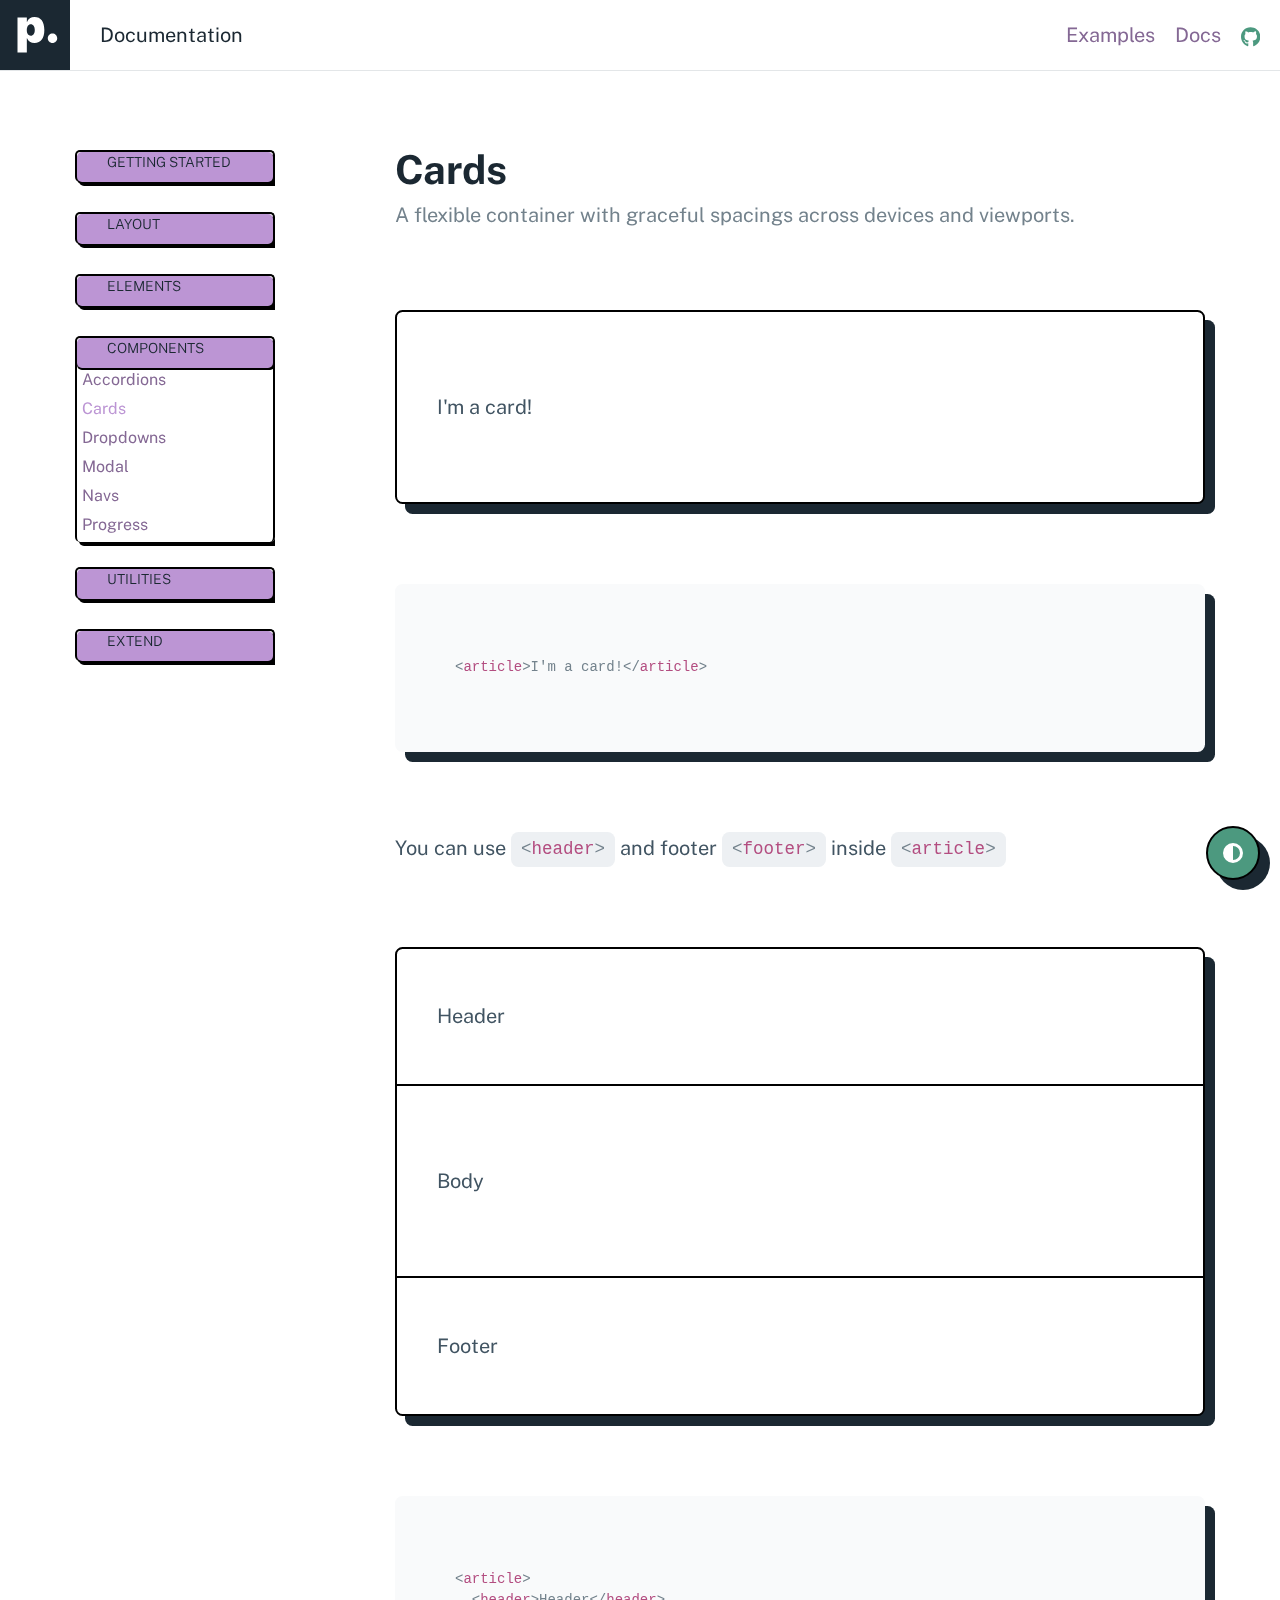
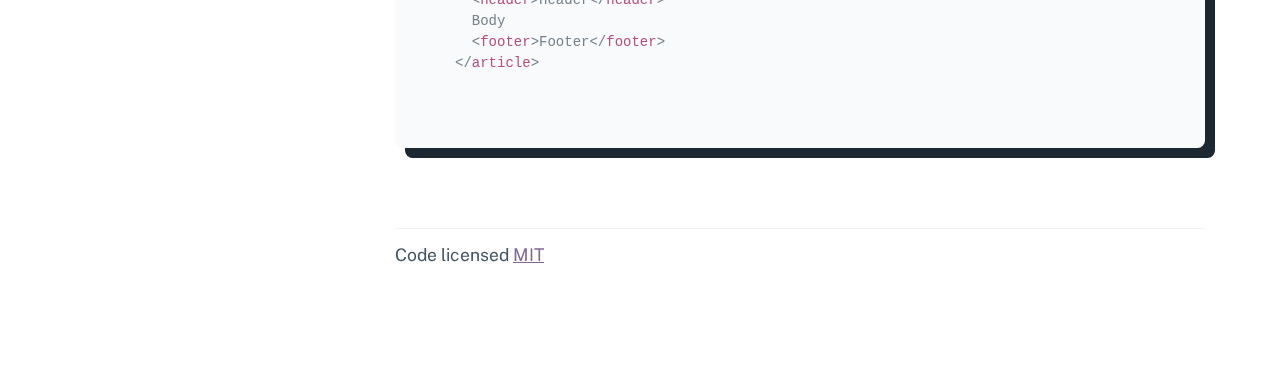
<file: .legacy-docs/cards.html>
<!doctype html><html lang="en"><head><meta charset="utf-8"><meta name="viewport" content="width=device-width,initial-scale=1"><title>Cards • Pico CSS</title><meta name="description" content="A flexible container with graceful spacings across devices and viewports."><link rel="shortcut icon" href="https://picocss.com/favicon.ico"><link rel="stylesheet" href="../css/pico.min.css"><link rel="stylesheet" href="css/pico.docs.min.css"><link rel="canonical" href="https://picocss.com/docs/cards.html"></head><body><nav class="container-fluid"><ul><li><a href="https://picocss.com" aria-label="Back home"><svg aria-hidden="true" focusable="false" role="img" xmlns="http://www.w3.org/2000/svg" viewBox="0 0 1000 1000" height="56px"><path fill="currentColor" d="M633.43 429.23c0 118.38-49.76 184.72-138.87 184.72-53 0-92.04-25.37-108.62-67.32h-2.6v203.12H250V249.7h133.67v64.72h2.28c17.24-43.9 55.3-69.92 107-69.92 90.4 0 140.48 66.02 140.48 184.73zm-136.6 0c0-49.76-22.1-81.96-56.9-81.96s-56.9 32.2-57.24 82.28c.33 50.4 22.1 81.63 57.24 81.63 35.12 0 56.9-31.87 56.9-81.95zM682.5 547.5c0-37.32 30.18-67.5 67.5-67.5s67.5 30.18 67.5 67.5S787.32 615 750 615s-67.5-30.18-67.5-67.5z"/></svg></a></li><li>Documentation</li></ul><ul><li><a href="https://picocss.com#examples" class="secondary">Examples</a></li><li><a href="./" class="secondary">Docs</a></li><li><a href="https://github.com/picocss/pico" class="contrast" aria-label="Pico GitHub repository"><svg aria-hidden="true" focusable="false" role="img" xmlns="http://www.w3.org/2000/svg" viewBox="0 0 496 512" height="16px"><path fill="currentColor" d="M165.9 397.4c0 2-2.3 3.6-5.2 3.6-3.3.3-5.6-1.3-5.6-3.6 0-2 2.3-3.6 5.2-3.6 3-.3 5.6 1.3 5.6 3.6zm-31.1-4.5c-.7 2 1.3 4.3 4.3 4.9 2.6 1 5.6 0 6.2-2s-1.3-4.3-4.3-5.2c-2.6-.7-5.5.3-6.2 2.3zm44.2-1.7c-2.9.7-4.9 2.6-4.6 4.9.3 2 2.9 3.3 5.9 2.6 2.9-.7 4.9-2.6 4.6-4.6-.3-1.9-3-3.2-5.9-2.9zM244.8 8C106.1 8 0 113.3 0 252c0 110.9 69.8 205.8 169.5 239.2 12.8 2.3 17.3-5.6 17.3-12.1 0-6.2-.3-40.4-.3-61.4 0 0-70 15-84.7-29.8 0 0-11.4-29.1-27.8-36.6 0 0-22.9-15.7 1.6-15.4 0 0 24.9 2 38.6 25.8 21.9 38.6 58.6 27.5 72.9 20.9 2.3-16 8.8-27.1 16-33.7-55.9-6.2-112.3-14.3-112.3-110.5 0-27.5 7.6-41.3 23.6-58.9-2.6-6.5-11.1-33.3 2.6-67.9 20.9-6.5 69 27 69 27 20-5.6 41.5-8.5 62.8-8.5s42.8 2.9 62.8 8.5c0 0 48.1-33.6 69-27 13.7 34.7 5.2 61.4 2.6 67.9 16 17.7 25.8 31.5 25.8 58.9 0 96.5-58.9 104.2-114.8 110.5 9.2 7.9 17 22.9 17 46.4 0 33.7-.3 75.4-.3 83.6 0 6.5 4.6 14.4 17.3 12.1C428.2 457.8 496 362.9 496 252 496 113.3 383.5 8 244.8 8zM97.2 352.9c-1.3 1-1 3.3.7 5.2 1.6 1.6 3.9 2.3 5.2 1 1.3-1 1-3.3-.7-5.2-1.6-1.6-3.9-2.3-5.2-1zm-10.8-8.1c-.7 1.3.3 2.9 2.3 3.9 1.6 1 3.6.7 4.3-.7.7-1.3-.3-2.9-2.3-3.9-2-.6-3.6-.3-4.3.7zm32.4 35.6c-1.6 1.3-1 4.3 1.3 6.2 2.3 2.3 5.2 2.6 6.5 1 1.3-1.3.7-4.3-1.3-6.2-2.2-2.3-5.2-2.6-6.5-1zm-11.4-14.7c-1.6 1-1.6 3.6 0 5.9 1.6 2.3 4.3 3.3 5.6 2.3 1.6-1.3 1.6-3.9 0-6.2-1.4-2.3-4-3.3-5.6-2z"></path></svg></a></li></ul></nav><main class="container" id="docs"><aside><nav class="closed-on-mobile"><a href="./" class="secondary" id="toggle-docs-navigation"><svg xmlns="http://www.w3.org/2000/svg" class="expand" fill="currentColor" viewBox="0 0 16 16" height="16px"><title>Expand</title><path fill-rule="evenodd" d="M1 8a.5.5 0 0 1 .5-.5h13a.5.5 0 0 1 0 1h-13A.5.5 0 0 1 1 8zM7.646.146a.5.5 0 0 1 .708 0l2 2a.5.5 0 0 1-.708.708L8.5 1.707V5.5a.5.5 0 0 1-1 0V1.707L6.354 2.854a.5.5 0 1 1-.708-.708l2-2zM8 10a.5.5 0 0 1 .5.5v3.793l1.146-1.147a.5.5 0 0 1 .708.708l-2 2a.5.5 0 0 1-.708 0l-2-2a.5.5 0 0 1 .708-.708L7.5 14.293V10.5A.5.5 0 0 1 8 10z"></path></svg> <svg xmlns="http://www.w3.org/2000/svg" class="collapse" fill="currentColor" viewBox="0 0 16 16" height="16px"><title>Collapse</title><path fill-rule="evenodd" d="M1 8a.5.5 0 0 1 .5-.5h13a.5.5 0 0 1 0 1h-13A.5.5 0 0 1 1 8zm7-8a.5.5 0 0 1 .5.5v3.793l1.146-1.147a.5.5 0 0 1 .708.708l-2 2a.5.5 0 0 1-.708 0l-2-2a.5.5 0 1 1 .708-.708L7.5 4.293V.5A.5.5 0 0 1 8 0zm-.5 11.707l-1.146 1.147a.5.5 0 0 1-.708-.708l2-2a.5.5 0 0 1 .708 0l2 2a.5.5 0 0 1-.708.708L8.5 11.707V15.5a.5.5 0 0 1-1 0v-3.793z"></path></svg> Table of contents</a><details><summary>Getting started</summary><ul><li><a href="./" id="start-link" class="secondary">Usage</a></li><li><a href="./themes.html" id="themes-link" class="secondary">Themes</a></li><li><a href="./customization.html" id="customization-link" class="secondary">Customization</a></li><li><a href="./classless.html" id="classless-link" class="secondary">Class-less version</a></li><li><a href="./rtl.html" id="rtl-link" class="secondary">RTL</a></li></ul></details><details><summary>Layout</summary><ul><li><a href="./containers.html" id="containers-link" class="secondary">Containers</a></li><li><a href="./grid.html" id="grid-link" class="secondary">Grid</a></li><li><a href="./scroller.html" id="scroller-link" class="secondary">Horizontal scroller</a></li></ul></details><details><summary>Elements</summary><ul><li><a href="./typography.html" id="typography-link" class="secondary">Typography</a></li><li><a href="./buttons.html" id="buttons-link" class="secondary">Buttons</a></li><li><a href="./forms.html" id="forms-link" class="secondary">Forms</a></li><li><a href="./tables.html" id="tables-link" class="secondary">Tables</a></li></ul></details><details><summary>Components</summary><ul><li><a href="./accordions.html" id="accordions-link" class="secondary">Accordions</a></li><li><a href="./cards.html" id="cards-link" class="secondary">Cards</a></li><li><a href="./dropdowns.html" id="dropdowns-link" class="secondary">Dropdowns</a></li><li><a href="./modal.html" id="modal-link" class="secondary">Modal</a></li><li><a href="./navs.html" id="navs-link" class="secondary">Navs</a></li><li><a href="./progress.html" id="progress-link" class="secondary">Progress</a></li></ul></details><details><summary>Utilities</summary><ul><li><a href="./loading.html" id="loading-link" class="secondary">Loading</a></li><li><a href="./tooltips.html" id="tooltips-link" class="secondary">Tooltips</a></li></ul></details><details><summary>Extend</summary><ul><li><a href="./we-love-classes.html" id="we-love-classes-link" class="secondary">We love .classes</a></li></ul></details></nav><script>const activeLink=document.querySelector("aside a#cards-link"),parentAccordion=activeLink.closest("details");activeLink.setAttribute("aria-current","page"),parentAccordion.setAttribute("open","true")</script></aside><div role="document"><section id="cards"><hgroup><h1>Cards</h1><h2>A flexible container with graceful spacings across devices and viewports.</h2></hgroup><article aria-label="Card example">I'm a card!</article><pre><code>&lt;<b>article</b>&gt;I'm a card!&lt;/<b>article</b>&gt;</code></pre><p>You can use <code>&lt;<b>header</b>&gt;</code> and footer <code>&lt;<b>footer</b>&gt;</code> inside <code>&lt;<b>article</b>&gt;</code></p><article aria-label="Card sectioning example"><header>Header</header>Body<footer>Footer</footer></article><pre><code>&lt;<b>article</b>&gt;
  &lt;<b>header</b>&gt;Header&lt;/<b>header</b>&gt;
  Body
  &lt;<b>footer</b>&gt;Footer&lt;/<b>footer</b>&gt;
&lt;/<b>article</b>&gt;</code></pre></section><footer><hr><p><small>Code licensed <a href="https://github.com/picocss/pico/blob/master/LICENSE.md" class="secondary">MIT</a></small></p></footer></div></main><script src="js/commons.min.js"></script></body></html>
</file>
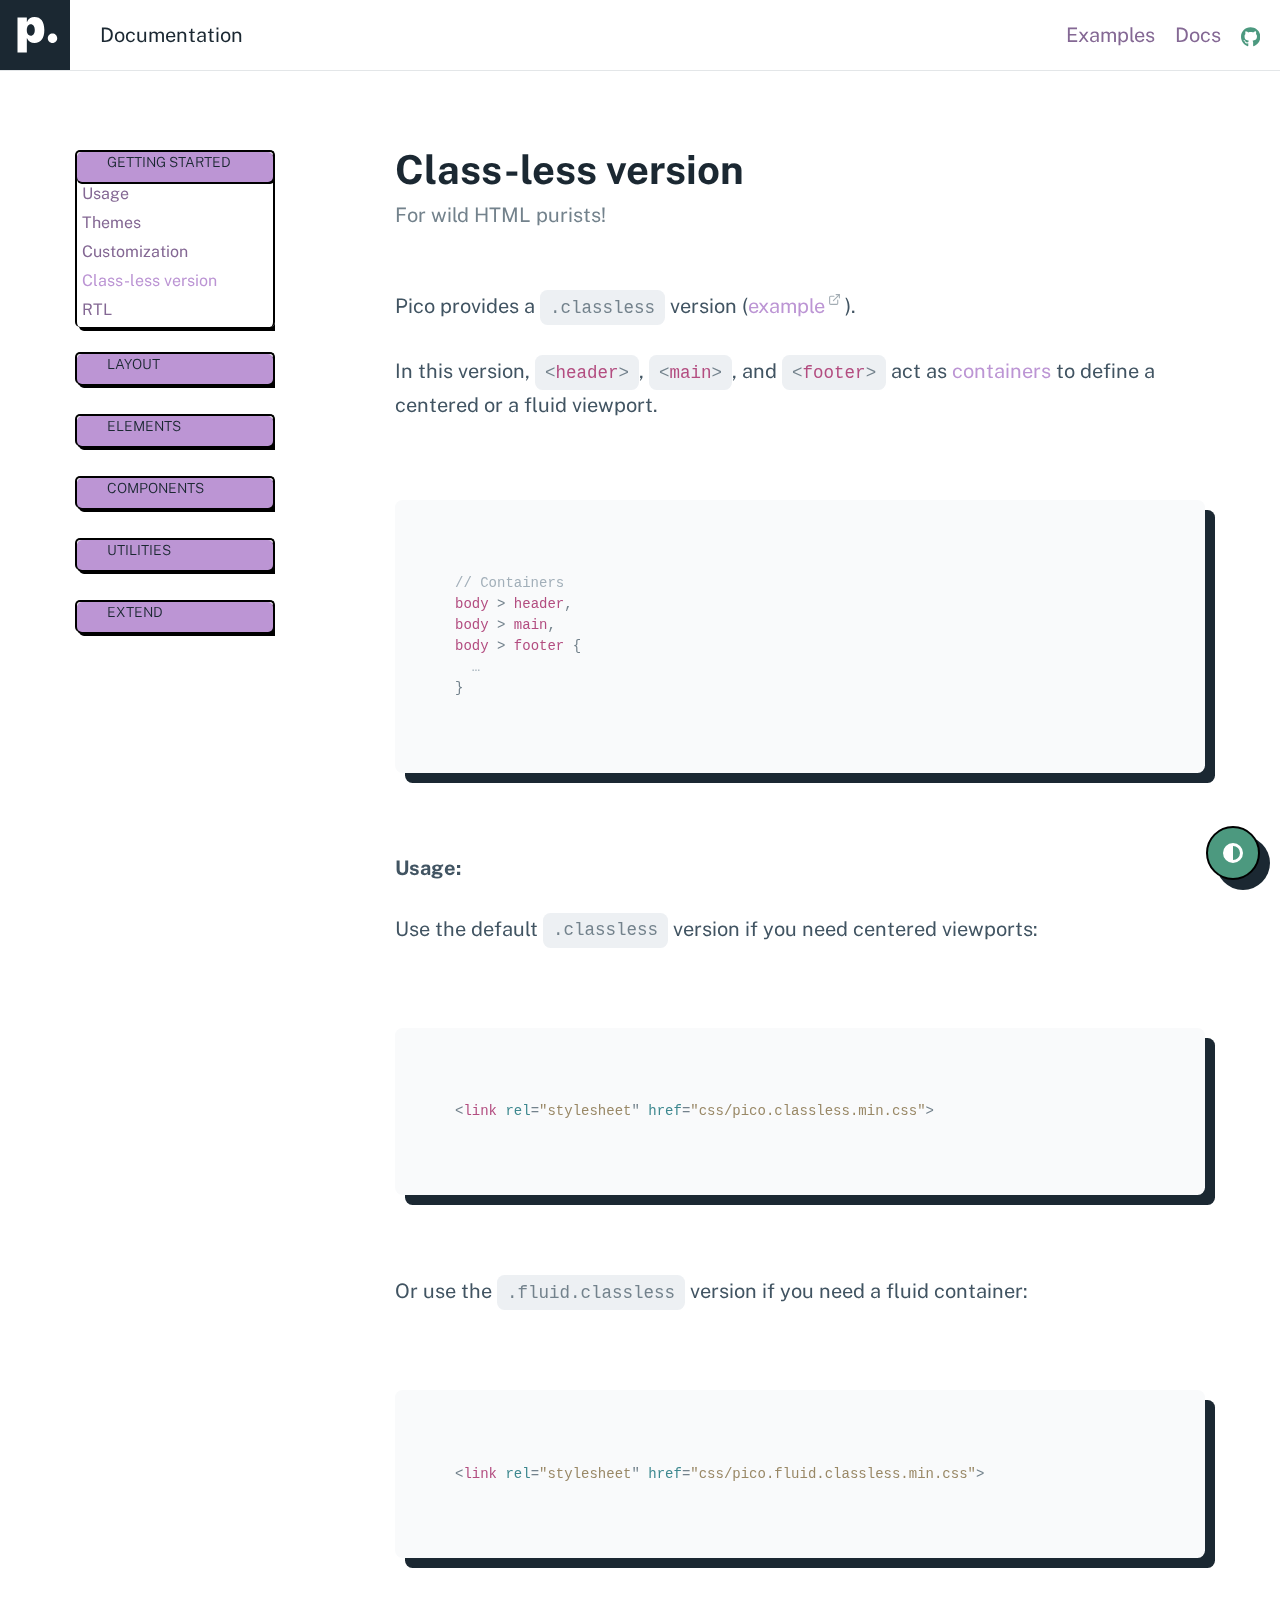
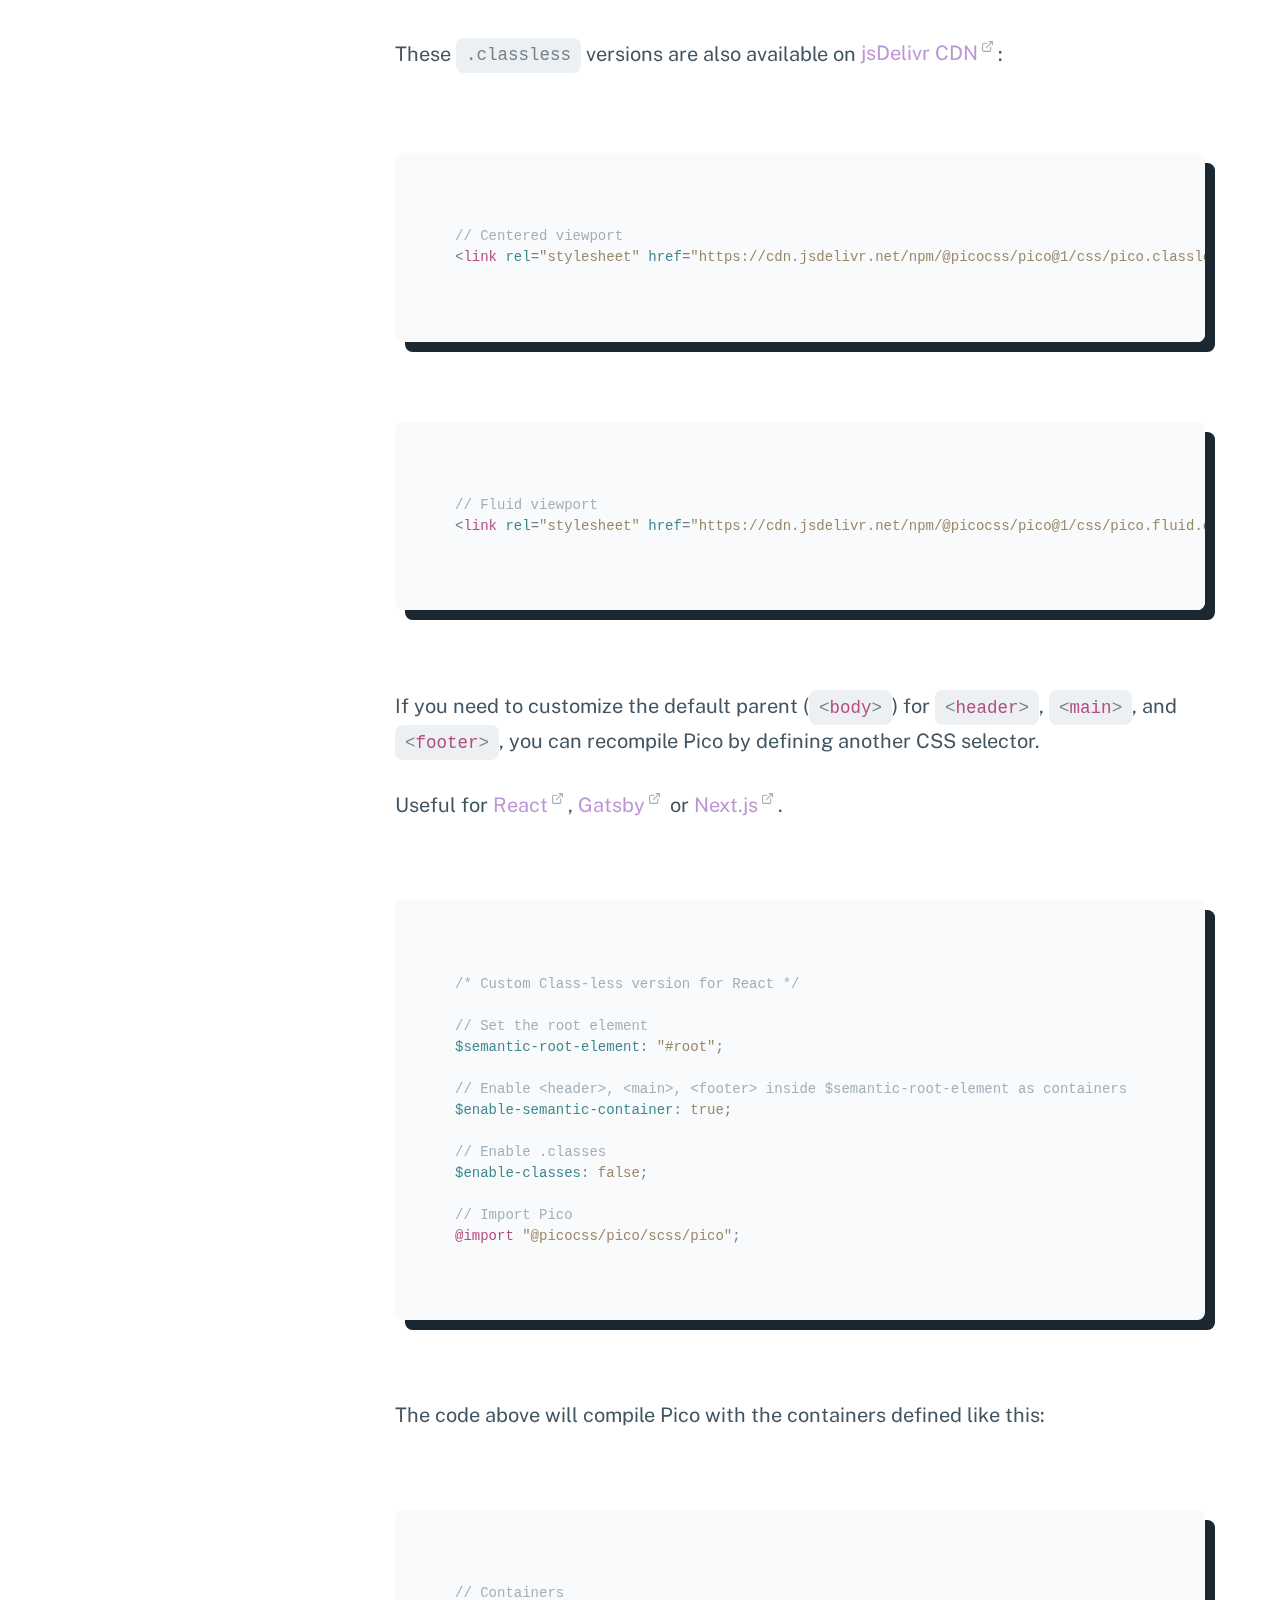
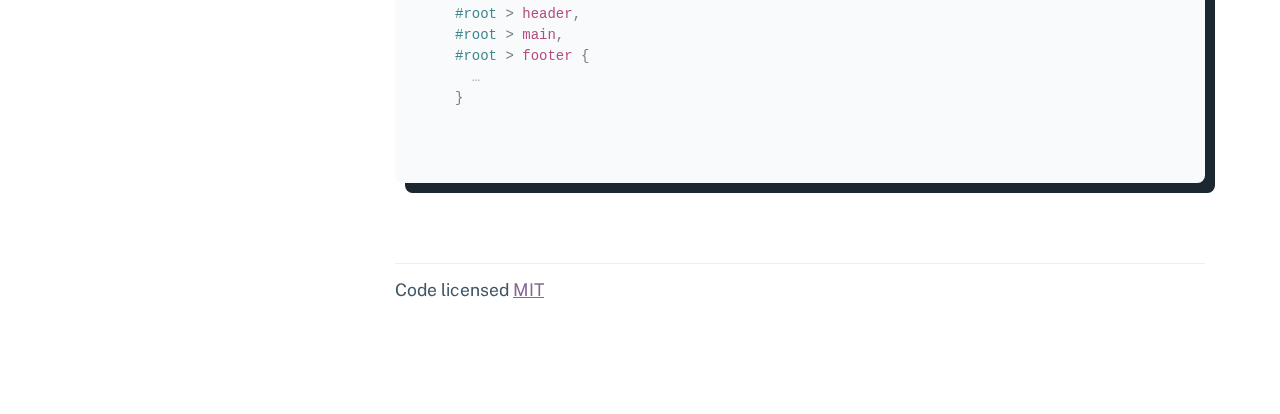
<file: .legacy-docs/classless.html>
<!doctype html><html lang="en"><head><meta charset="utf-8"><meta name="viewport" content="width=device-width,initial-scale=1"><title>Class-less version • Pico CSS</title><meta name="description" content="For wild HTML purists, Pico provides a .classless version."><link rel="shortcut icon" href="https://picocss.com/favicon.ico"><link rel="stylesheet" href="../css/pico.min.css"><link rel="stylesheet" href="css/pico.docs.min.css"><link rel="canonical" href="https://picocss.com/docs/classless.html"></head><body><nav class="container-fluid"><ul><li><a href="https://picocss.com" aria-label="Back home"><svg aria-hidden="true" focusable="false" role="img" xmlns="http://www.w3.org/2000/svg" viewBox="0 0 1000 1000" height="56px"><path fill="currentColor" d="M633.43 429.23c0 118.38-49.76 184.72-138.87 184.72-53 0-92.04-25.37-108.62-67.32h-2.6v203.12H250V249.7h133.67v64.72h2.28c17.24-43.9 55.3-69.92 107-69.92 90.4 0 140.48 66.02 140.48 184.73zm-136.6 0c0-49.76-22.1-81.96-56.9-81.96s-56.9 32.2-57.24 82.28c.33 50.4 22.1 81.63 57.24 81.63 35.12 0 56.9-31.87 56.9-81.95zM682.5 547.5c0-37.32 30.18-67.5 67.5-67.5s67.5 30.18 67.5 67.5S787.32 615 750 615s-67.5-30.18-67.5-67.5z"/></svg></a></li><li>Documentation</li></ul><ul><li><a href="https://picocss.com#examples" class="secondary">Examples</a></li><li><a href="./" class="secondary">Docs</a></li><li><a href="https://github.com/picocss/pico" class="contrast" aria-label="Pico GitHub repository"><svg aria-hidden="true" focusable="false" role="img" xmlns="http://www.w3.org/2000/svg" viewBox="0 0 496 512" height="16px"><path fill="currentColor" d="M165.9 397.4c0 2-2.3 3.6-5.2 3.6-3.3.3-5.6-1.3-5.6-3.6 0-2 2.3-3.6 5.2-3.6 3-.3 5.6 1.3 5.6 3.6zm-31.1-4.5c-.7 2 1.3 4.3 4.3 4.9 2.6 1 5.6 0 6.2-2s-1.3-4.3-4.3-5.2c-2.6-.7-5.5.3-6.2 2.3zm44.2-1.7c-2.9.7-4.9 2.6-4.6 4.9.3 2 2.9 3.3 5.9 2.6 2.9-.7 4.9-2.6 4.6-4.6-.3-1.9-3-3.2-5.9-2.9zM244.8 8C106.1 8 0 113.3 0 252c0 110.9 69.8 205.8 169.5 239.2 12.8 2.3 17.3-5.6 17.3-12.1 0-6.2-.3-40.4-.3-61.4 0 0-70 15-84.7-29.8 0 0-11.4-29.1-27.8-36.6 0 0-22.9-15.7 1.6-15.4 0 0 24.9 2 38.6 25.8 21.9 38.6 58.6 27.5 72.9 20.9 2.3-16 8.8-27.1 16-33.7-55.9-6.2-112.3-14.3-112.3-110.5 0-27.5 7.6-41.3 23.6-58.9-2.6-6.5-11.1-33.3 2.6-67.9 20.9-6.5 69 27 69 27 20-5.6 41.5-8.5 62.8-8.5s42.8 2.9 62.8 8.5c0 0 48.1-33.6 69-27 13.7 34.7 5.2 61.4 2.6 67.9 16 17.7 25.8 31.5 25.8 58.9 0 96.5-58.9 104.2-114.8 110.5 9.2 7.9 17 22.9 17 46.4 0 33.7-.3 75.4-.3 83.6 0 6.5 4.6 14.4 17.3 12.1C428.2 457.8 496 362.9 496 252 496 113.3 383.5 8 244.8 8zM97.2 352.9c-1.3 1-1 3.3.7 5.2 1.6 1.6 3.9 2.3 5.2 1 1.3-1 1-3.3-.7-5.2-1.6-1.6-3.9-2.3-5.2-1zm-10.8-8.1c-.7 1.3.3 2.9 2.3 3.9 1.6 1 3.6.7 4.3-.7.7-1.3-.3-2.9-2.3-3.9-2-.6-3.6-.3-4.3.7zm32.4 35.6c-1.6 1.3-1 4.3 1.3 6.2 2.3 2.3 5.2 2.6 6.5 1 1.3-1.3.7-4.3-1.3-6.2-2.2-2.3-5.2-2.6-6.5-1zm-11.4-14.7c-1.6 1-1.6 3.6 0 5.9 1.6 2.3 4.3 3.3 5.6 2.3 1.6-1.3 1.6-3.9 0-6.2-1.4-2.3-4-3.3-5.6-2z"></path></svg></a></li></ul></nav><main class="container" id="docs"><aside><nav class="closed-on-mobile"><a href="./" class="secondary" id="toggle-docs-navigation"><svg xmlns="http://www.w3.org/2000/svg" class="expand" fill="currentColor" viewBox="0 0 16 16" height="16px"><title>Expand</title><path fill-rule="evenodd" d="M1 8a.5.5 0 0 1 .5-.5h13a.5.5 0 0 1 0 1h-13A.5.5 0 0 1 1 8zM7.646.146a.5.5 0 0 1 .708 0l2 2a.5.5 0 0 1-.708.708L8.5 1.707V5.5a.5.5 0 0 1-1 0V1.707L6.354 2.854a.5.5 0 1 1-.708-.708l2-2zM8 10a.5.5 0 0 1 .5.5v3.793l1.146-1.147a.5.5 0 0 1 .708.708l-2 2a.5.5 0 0 1-.708 0l-2-2a.5.5 0 0 1 .708-.708L7.5 14.293V10.5A.5.5 0 0 1 8 10z"></path></svg> <svg xmlns="http://www.w3.org/2000/svg" class="collapse" fill="currentColor" viewBox="0 0 16 16" height="16px"><title>Collapse</title><path fill-rule="evenodd" d="M1 8a.5.5 0 0 1 .5-.5h13a.5.5 0 0 1 0 1h-13A.5.5 0 0 1 1 8zm7-8a.5.5 0 0 1 .5.5v3.793l1.146-1.147a.5.5 0 0 1 .708.708l-2 2a.5.5 0 0 1-.708 0l-2-2a.5.5 0 1 1 .708-.708L7.5 4.293V.5A.5.5 0 0 1 8 0zm-.5 11.707l-1.146 1.147a.5.5 0 0 1-.708-.708l2-2a.5.5 0 0 1 .708 0l2 2a.5.5 0 0 1-.708.708L8.5 11.707V15.5a.5.5 0 0 1-1 0v-3.793z"></path></svg> Table of contents</a><details><summary>Getting started</summary><ul><li><a href="./" id="start-link" class="secondary">Usage</a></li><li><a href="./themes.html" id="themes-link" class="secondary">Themes</a></li><li><a href="./customization.html" id="customization-link" class="secondary">Customization</a></li><li><a href="./classless.html" id="classless-link" class="secondary">Class-less version</a></li><li><a href="./rtl.html" id="rtl-link" class="secondary">RTL</a></li></ul></details><details><summary>Layout</summary><ul><li><a href="./containers.html" id="containers-link" class="secondary">Containers</a></li><li><a href="./grid.html" id="grid-link" class="secondary">Grid</a></li><li><a href="./scroller.html" id="scroller-link" class="secondary">Horizontal scroller</a></li></ul></details><details><summary>Elements</summary><ul><li><a href="./typography.html" id="typography-link" class="secondary">Typography</a></li><li><a href="./buttons.html" id="buttons-link" class="secondary">Buttons</a></li><li><a href="./forms.html" id="forms-link" class="secondary">Forms</a></li><li><a href="./tables.html" id="tables-link" class="secondary">Tables</a></li></ul></details><details><summary>Components</summary><ul><li><a href="./accordions.html" id="accordions-link" class="secondary">Accordions</a></li><li><a href="./cards.html" id="cards-link" class="secondary">Cards</a></li><li><a href="./dropdowns.html" id="dropdowns-link" class="secondary">Dropdowns</a></li><li><a href="./modal.html" id="modal-link" class="secondary">Modal</a></li><li><a href="./navs.html" id="navs-link" class="secondary">Navs</a></li><li><a href="./progress.html" id="progress-link" class="secondary">Progress</a></li></ul></details><details><summary>Utilities</summary><ul><li><a href="./loading.html" id="loading-link" class="secondary">Loading</a></li><li><a href="./tooltips.html" id="tooltips-link" class="secondary">Tooltips</a></li></ul></details><details><summary>Extend</summary><ul><li><a href="./we-love-classes.html" id="we-love-classes-link" class="secondary">We love .classes</a></li></ul></details></nav><script>const activeLink=document.querySelector("aside a#classless-link"),parentAccordion=activeLink.closest("details");activeLink.setAttribute("aria-current","page"),parentAccordion.setAttribute("open","true")</script></aside><div role="document"><section id="classless"><hgroup><h1>Class-less version</h1><h2>For wild HTML purists!</h2></hgroup><p>Pico provides a <code>.classless</code> version (<a href="https://codesandbox.io/s/github/picocss/examples/tree/master/v1-classless">example</a>).</p><p>In this version, <code>&lt;<b>header</b>&gt;</code>, <code>&lt;<b>main</b>&gt;</code>, and <code>&lt;<b>footer</b>&gt;</code> act as <a href="./containers.html">containers</a> to define a centered or a fluid viewport.</p><pre><code><em>// Containers</em>
<b>body</b> > <b>header</b>,
<b>body</b> > <b>main</b>,
<b>body</b> > <b>footer</b> {
  <em>…</em>
}
</code></pre><p><strong>Usage:</strong></p><p>Use the default <code>.classless</code> version if you need centered viewports:</p><pre><code>&lt;<b>link</b> <i>rel</i>=<u>"stylesheet</u>" <i>href</i>=<u>"css/pico.classless.min.css"</u>&gt;</code></pre><p>Or use the <code>.fluid.classless</code> version if you need a fluid container:</p><pre><code>&lt;<b>link</b> <i>rel</i>=<u>"stylesheet</u>" <i>href</i>=<u>"css/pico.fluid.classless.min.css"</u>&gt;</code></pre><p>These <code>.classless</code> versions are also available on <a href="https://www.jsdelivr.com/package/npm/@picocss/pico">jsDelivr CDN</a>:</p><pre><code><em>// Centered viewport</em>
&lt;<b>link</b> <i>rel</i>=<u>"stylesheet"</u> <i>href</i>=<u>"https://cdn.jsdelivr.net/npm/@picocss/pico@1/css/pico.classless.min.css"</u>&gt;
</code></pre><pre><code><em>// Fluid viewport</em>
&lt;<b>link</b> <i>rel</i>=<u>"stylesheet"</u> <i>href</i>=<u>"https://cdn.jsdelivr.net/npm/@picocss/pico@1/css/pico.fluid.classless.min.css"</u>&gt;
</code></pre><p>If you need to customize the default parent (<code>&lt;<b>body</b>&gt;</code>) for <code>&lt;<b>header</b>&gt;</code>, <code>&lt;<b>main</b>&gt;</code>, and <code>&lt;<b>footer</b>&gt;</code>, you can recompile Pico by defining another CSS selector.</p><p>Useful for <a href="https://reactjs.org/">React</a>, <a href="https://www.gatsbyjs.com/">Gatsby</a> or <a href="https://nextjs.org/">Next.js</a>.</p><pre><code><em>/* Custom Class-less version for React */</em>

<em>// Set the root element</em>
<i>$semantic-root-element</i>: <u>"#root"</u>;

<em>// Enable &lt;header&gt;, &lt;main&gt;, &lt;footer&gt; inside $semantic-root-element as containers</em>
<i>$enable-semantic-container</i>: <u>true</u>;

<em>// Enable .classes</em>
<i>$enable-classes</i>: <u>false</u>;

<em>// Import Pico</em>
<b>@import</b> <u>"@picocss/pico/scss/pico"</u>;</code></pre><p>The code above will compile Pico with the containers defined like this:</p><pre><code><em>// Containers</em>
<i>#root</i> > <b>header</b>,
<i>#root</i> > <b>main</b>,
<i>#root</i> > <b>footer</b> {
  <em>…</em>
}
</code></pre></section><footer><hr><p><small>Code licensed <a href="https://github.com/picocss/pico/blob/master/LICENSE.md" class="secondary">MIT</a></small></p></footer></div></main><script src="js/commons.min.js"></script></body></html>
</file>
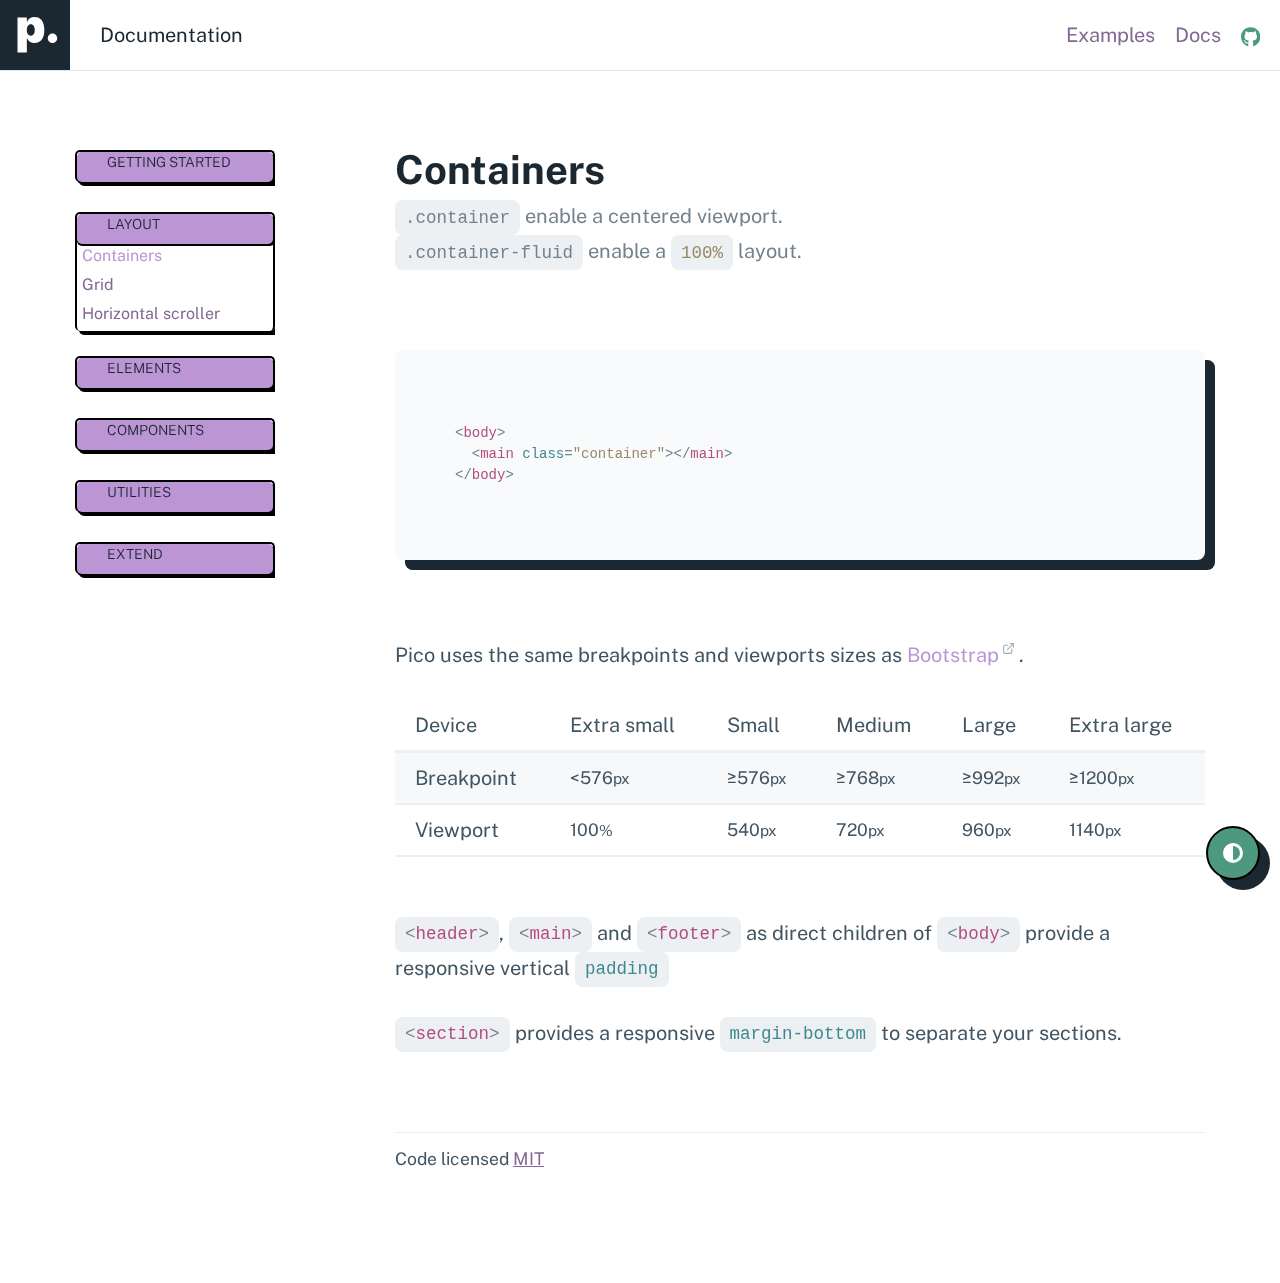
<file: .legacy-docs/containers.html>
<!doctype html><html lang="en"><head><meta charset="utf-8"><meta name="viewport" content="width=device-width,initial-scale=1"><title>Containers • Pico CSS</title><meta name="description" content=".container enable a centered viewport, .container-fluid enable a 100% layout."><link rel="shortcut icon" href="https://picocss.com/favicon.ico"><link rel="stylesheet" href="../css/pico.min.css"><link rel="stylesheet" href="css/pico.docs.min.css"><link rel="canonical" href="https://picocss.com/docs/containers.html"></head><body><nav class="container-fluid"><ul><li><a href="https://picocss.com" aria-label="Back home"><svg aria-hidden="true" focusable="false" role="img" xmlns="http://www.w3.org/2000/svg" viewBox="0 0 1000 1000" height="56px"><path fill="currentColor" d="M633.43 429.23c0 118.38-49.76 184.72-138.87 184.72-53 0-92.04-25.37-108.62-67.32h-2.6v203.12H250V249.7h133.67v64.72h2.28c17.24-43.9 55.3-69.92 107-69.92 90.4 0 140.48 66.02 140.48 184.73zm-136.6 0c0-49.76-22.1-81.96-56.9-81.96s-56.9 32.2-57.24 82.28c.33 50.4 22.1 81.63 57.24 81.63 35.12 0 56.9-31.87 56.9-81.95zM682.5 547.5c0-37.32 30.18-67.5 67.5-67.5s67.5 30.18 67.5 67.5S787.32 615 750 615s-67.5-30.18-67.5-67.5z"/></svg></a></li><li>Documentation</li></ul><ul><li><a href="https://picocss.com#examples" class="secondary">Examples</a></li><li><a href="./" class="secondary">Docs</a></li><li><a href="https://github.com/picocss/pico" class="contrast" aria-label="Pico GitHub repository"><svg aria-hidden="true" focusable="false" role="img" xmlns="http://www.w3.org/2000/svg" viewBox="0 0 496 512" height="16px"><path fill="currentColor" d="M165.9 397.4c0 2-2.3 3.6-5.2 3.6-3.3.3-5.6-1.3-5.6-3.6 0-2 2.3-3.6 5.2-3.6 3-.3 5.6 1.3 5.6 3.6zm-31.1-4.5c-.7 2 1.3 4.3 4.3 4.9 2.6 1 5.6 0 6.2-2s-1.3-4.3-4.3-5.2c-2.6-.7-5.5.3-6.2 2.3zm44.2-1.7c-2.9.7-4.9 2.6-4.6 4.9.3 2 2.9 3.3 5.9 2.6 2.9-.7 4.9-2.6 4.6-4.6-.3-1.9-3-3.2-5.9-2.9zM244.8 8C106.1 8 0 113.3 0 252c0 110.9 69.8 205.8 169.5 239.2 12.8 2.3 17.3-5.6 17.3-12.1 0-6.2-.3-40.4-.3-61.4 0 0-70 15-84.7-29.8 0 0-11.4-29.1-27.8-36.6 0 0-22.9-15.7 1.6-15.4 0 0 24.9 2 38.6 25.8 21.9 38.6 58.6 27.5 72.9 20.9 2.3-16 8.8-27.1 16-33.7-55.9-6.2-112.3-14.3-112.3-110.5 0-27.5 7.6-41.3 23.6-58.9-2.6-6.5-11.1-33.3 2.6-67.9 20.9-6.5 69 27 69 27 20-5.6 41.5-8.5 62.8-8.5s42.8 2.9 62.8 8.5c0 0 48.1-33.6 69-27 13.7 34.7 5.2 61.4 2.6 67.9 16 17.7 25.8 31.5 25.8 58.9 0 96.5-58.9 104.2-114.8 110.5 9.2 7.9 17 22.9 17 46.4 0 33.7-.3 75.4-.3 83.6 0 6.5 4.6 14.4 17.3 12.1C428.2 457.8 496 362.9 496 252 496 113.3 383.5 8 244.8 8zM97.2 352.9c-1.3 1-1 3.3.7 5.2 1.6 1.6 3.9 2.3 5.2 1 1.3-1 1-3.3-.7-5.2-1.6-1.6-3.9-2.3-5.2-1zm-10.8-8.1c-.7 1.3.3 2.9 2.3 3.9 1.6 1 3.6.7 4.3-.7.7-1.3-.3-2.9-2.3-3.9-2-.6-3.6-.3-4.3.7zm32.4 35.6c-1.6 1.3-1 4.3 1.3 6.2 2.3 2.3 5.2 2.6 6.5 1 1.3-1.3.7-4.3-1.3-6.2-2.2-2.3-5.2-2.6-6.5-1zm-11.4-14.7c-1.6 1-1.6 3.6 0 5.9 1.6 2.3 4.3 3.3 5.6 2.3 1.6-1.3 1.6-3.9 0-6.2-1.4-2.3-4-3.3-5.6-2z"></path></svg></a></li></ul></nav><main class="container" id="docs"><aside><nav class="closed-on-mobile"><a href="./" class="secondary" id="toggle-docs-navigation"><svg xmlns="http://www.w3.org/2000/svg" class="expand" fill="currentColor" viewBox="0 0 16 16" height="16px"><title>Expand</title><path fill-rule="evenodd" d="M1 8a.5.5 0 0 1 .5-.5h13a.5.5 0 0 1 0 1h-13A.5.5 0 0 1 1 8zM7.646.146a.5.5 0 0 1 .708 0l2 2a.5.5 0 0 1-.708.708L8.5 1.707V5.5a.5.5 0 0 1-1 0V1.707L6.354 2.854a.5.5 0 1 1-.708-.708l2-2zM8 10a.5.5 0 0 1 .5.5v3.793l1.146-1.147a.5.5 0 0 1 .708.708l-2 2a.5.5 0 0 1-.708 0l-2-2a.5.5 0 0 1 .708-.708L7.5 14.293V10.5A.5.5 0 0 1 8 10z"></path></svg> <svg xmlns="http://www.w3.org/2000/svg" class="collapse" fill="currentColor" viewBox="0 0 16 16" height="16px"><title>Collapse</title><path fill-rule="evenodd" d="M1 8a.5.5 0 0 1 .5-.5h13a.5.5 0 0 1 0 1h-13A.5.5 0 0 1 1 8zm7-8a.5.5 0 0 1 .5.5v3.793l1.146-1.147a.5.5 0 0 1 .708.708l-2 2a.5.5 0 0 1-.708 0l-2-2a.5.5 0 1 1 .708-.708L7.5 4.293V.5A.5.5 0 0 1 8 0zm-.5 11.707l-1.146 1.147a.5.5 0 0 1-.708-.708l2-2a.5.5 0 0 1 .708 0l2 2a.5.5 0 0 1-.708.708L8.5 11.707V15.5a.5.5 0 0 1-1 0v-3.793z"></path></svg> Table of contents</a><details><summary>Getting started</summary><ul><li><a href="./" id="start-link" class="secondary">Usage</a></li><li><a href="./themes.html" id="themes-link" class="secondary">Themes</a></li><li><a href="./customization.html" id="customization-link" class="secondary">Customization</a></li><li><a href="./classless.html" id="classless-link" class="secondary">Class-less version</a></li><li><a href="./rtl.html" id="rtl-link" class="secondary">RTL</a></li></ul></details><details><summary>Layout</summary><ul><li><a href="./containers.html" id="containers-link" class="secondary">Containers</a></li><li><a href="./grid.html" id="grid-link" class="secondary">Grid</a></li><li><a href="./scroller.html" id="scroller-link" class="secondary">Horizontal scroller</a></li></ul></details><details><summary>Elements</summary><ul><li><a href="./typography.html" id="typography-link" class="secondary">Typography</a></li><li><a href="./buttons.html" id="buttons-link" class="secondary">Buttons</a></li><li><a href="./forms.html" id="forms-link" class="secondary">Forms</a></li><li><a href="./tables.html" id="tables-link" class="secondary">Tables</a></li></ul></details><details><summary>Components</summary><ul><li><a href="./accordions.html" id="accordions-link" class="secondary">Accordions</a></li><li><a href="./cards.html" id="cards-link" class="secondary">Cards</a></li><li><a href="./dropdowns.html" id="dropdowns-link" class="secondary">Dropdowns</a></li><li><a href="./modal.html" id="modal-link" class="secondary">Modal</a></li><li><a href="./navs.html" id="navs-link" class="secondary">Navs</a></li><li><a href="./progress.html" id="progress-link" class="secondary">Progress</a></li></ul></details><details><summary>Utilities</summary><ul><li><a href="./loading.html" id="loading-link" class="secondary">Loading</a></li><li><a href="./tooltips.html" id="tooltips-link" class="secondary">Tooltips</a></li></ul></details><details><summary>Extend</summary><ul><li><a href="./we-love-classes.html" id="we-love-classes-link" class="secondary">We love .classes</a></li></ul></details></nav><script>const activeLink=document.querySelector("aside a#containers-link"),parentAccordion=activeLink.closest("details");activeLink.setAttribute("aria-current","page"),parentAccordion.setAttribute("open","true")</script></aside><div role="document"><section id="containers"><hgroup><h1>Containers</h1><h2><code>.container</code> enable a centered viewport.<br><code>.container-fluid</code> enable a <code><u>100%</u></code> layout.</h2></hgroup><pre><code>&lt;<b>body</b>&gt;
  &lt;<b>main</b> <i>class</i>=<u>"container"</u>&gt;&lt;/<b>main</b>&gt;
&lt;/<b>body</b>&gt;</code></pre><p>Pico uses the same breakpoints and viewports sizes as <a href="https://getbootstrap.com/docs/5.1/layout/breakpoints/#available-breakpoints">Bootstrap</a>.</p><figure><table role="grid"><thead><tr><th>Device</th><th>Extra&nbsp;small</th><th>Small</th><th>Medium</th><th>Large</th><th>Extra&nbsp;large</th></tr></thead><tbody><tr><th>Breakpoint</th><td>&lt;576<small>px</small></td><td>≥576<small>px</small></td><td>≥768<small>px</small></td><td>≥992<small>px</small></td><td>≥1200<small>px</small></td></tr><tr><th>Viewport</th><td>100<small>%</small></td><td>540<small>px</small></td><td>720<small>px</small></td><td>960<small>px</small></td><td>1140<small>px</small></td></tr></tbody></table></figure><p><code>&lt;<b>header</b>&gt;</code>, <code>&lt;<b>main</b>&gt;</code> and <code>&lt;<b>footer</b>&gt;</code> as direct children of <code>&lt;<b>body</b>&gt;</code> provide a responsive vertical <code><i>padding</i></code></p><p><code>&lt;<b>section</b>&gt;</code> provides a responsive <code><i>margin-bottom</i></code> to separate your sections.</p></section><footer><hr><p><small>Code licensed <a href="https://github.com/picocss/pico/blob/master/LICENSE.md" class="secondary">MIT</a></small></p></footer></div></main><script src="js/commons.min.js"></script></body></html>
</file>
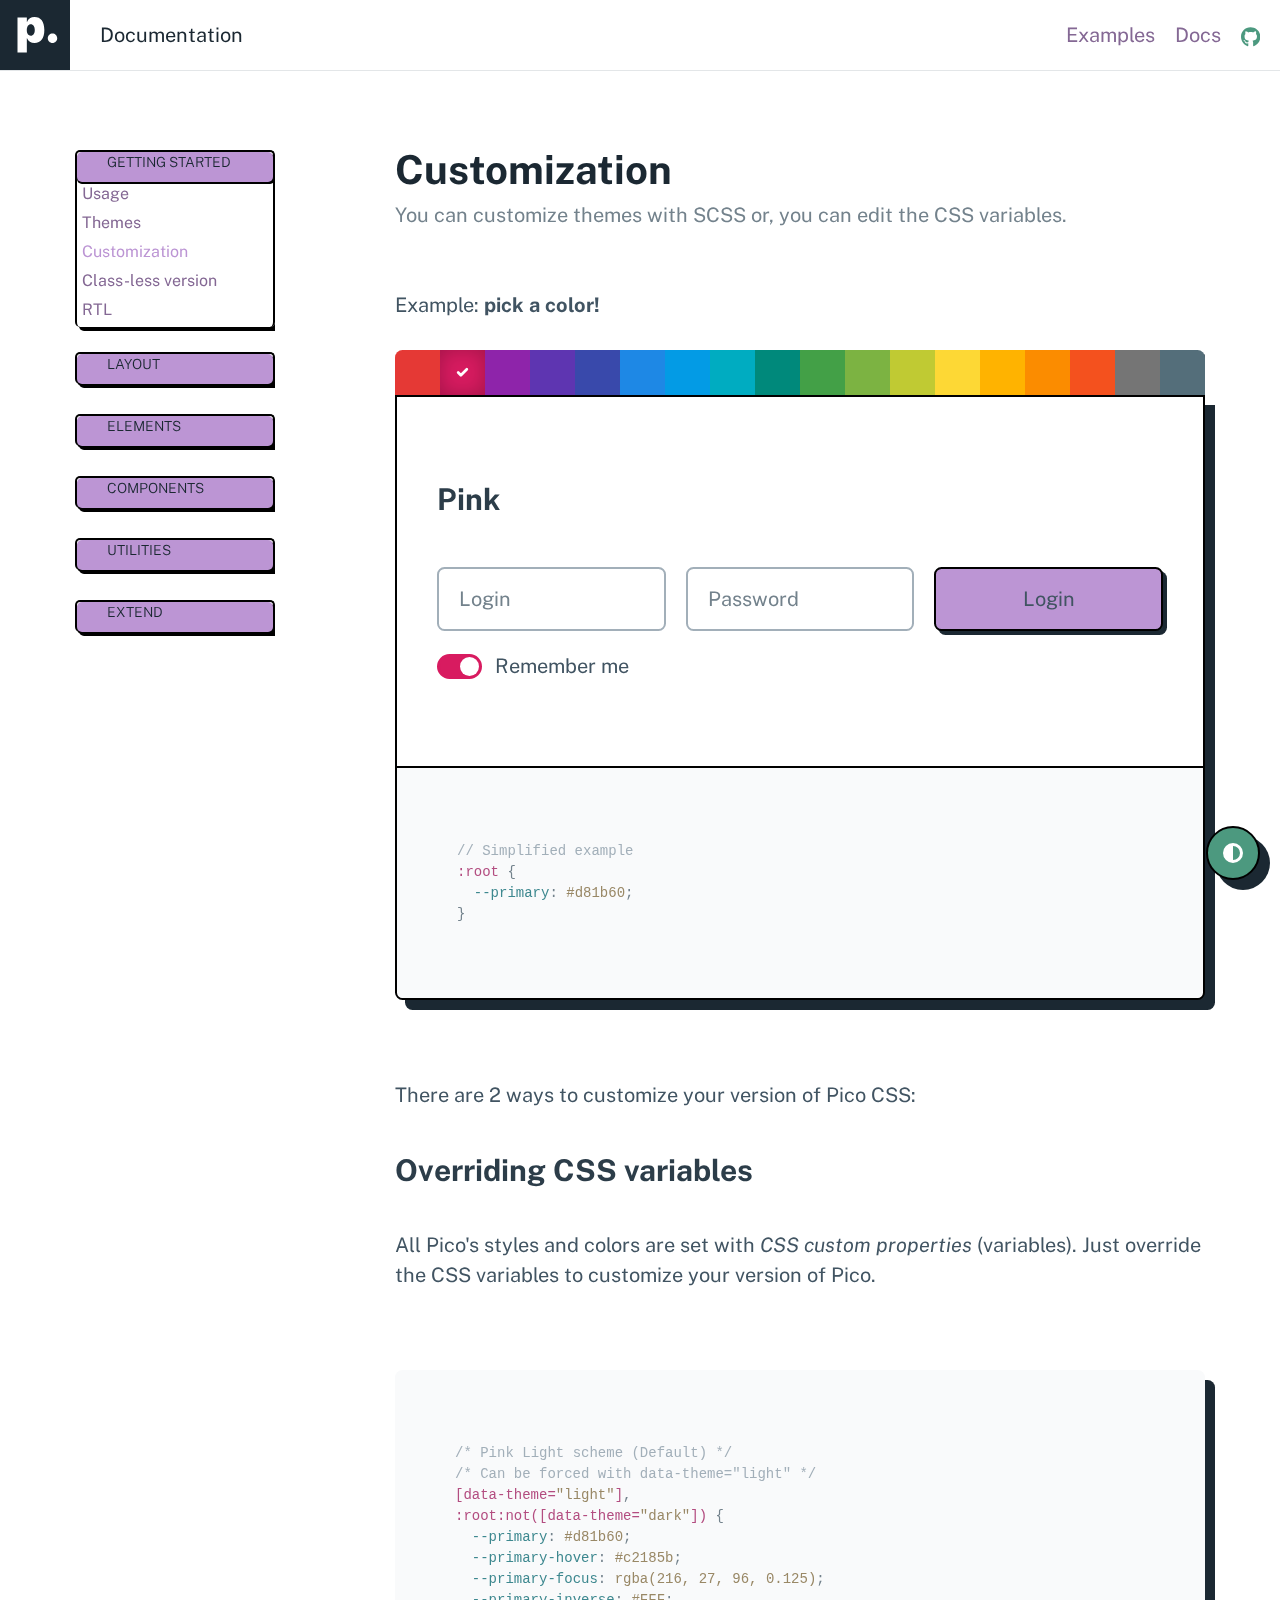
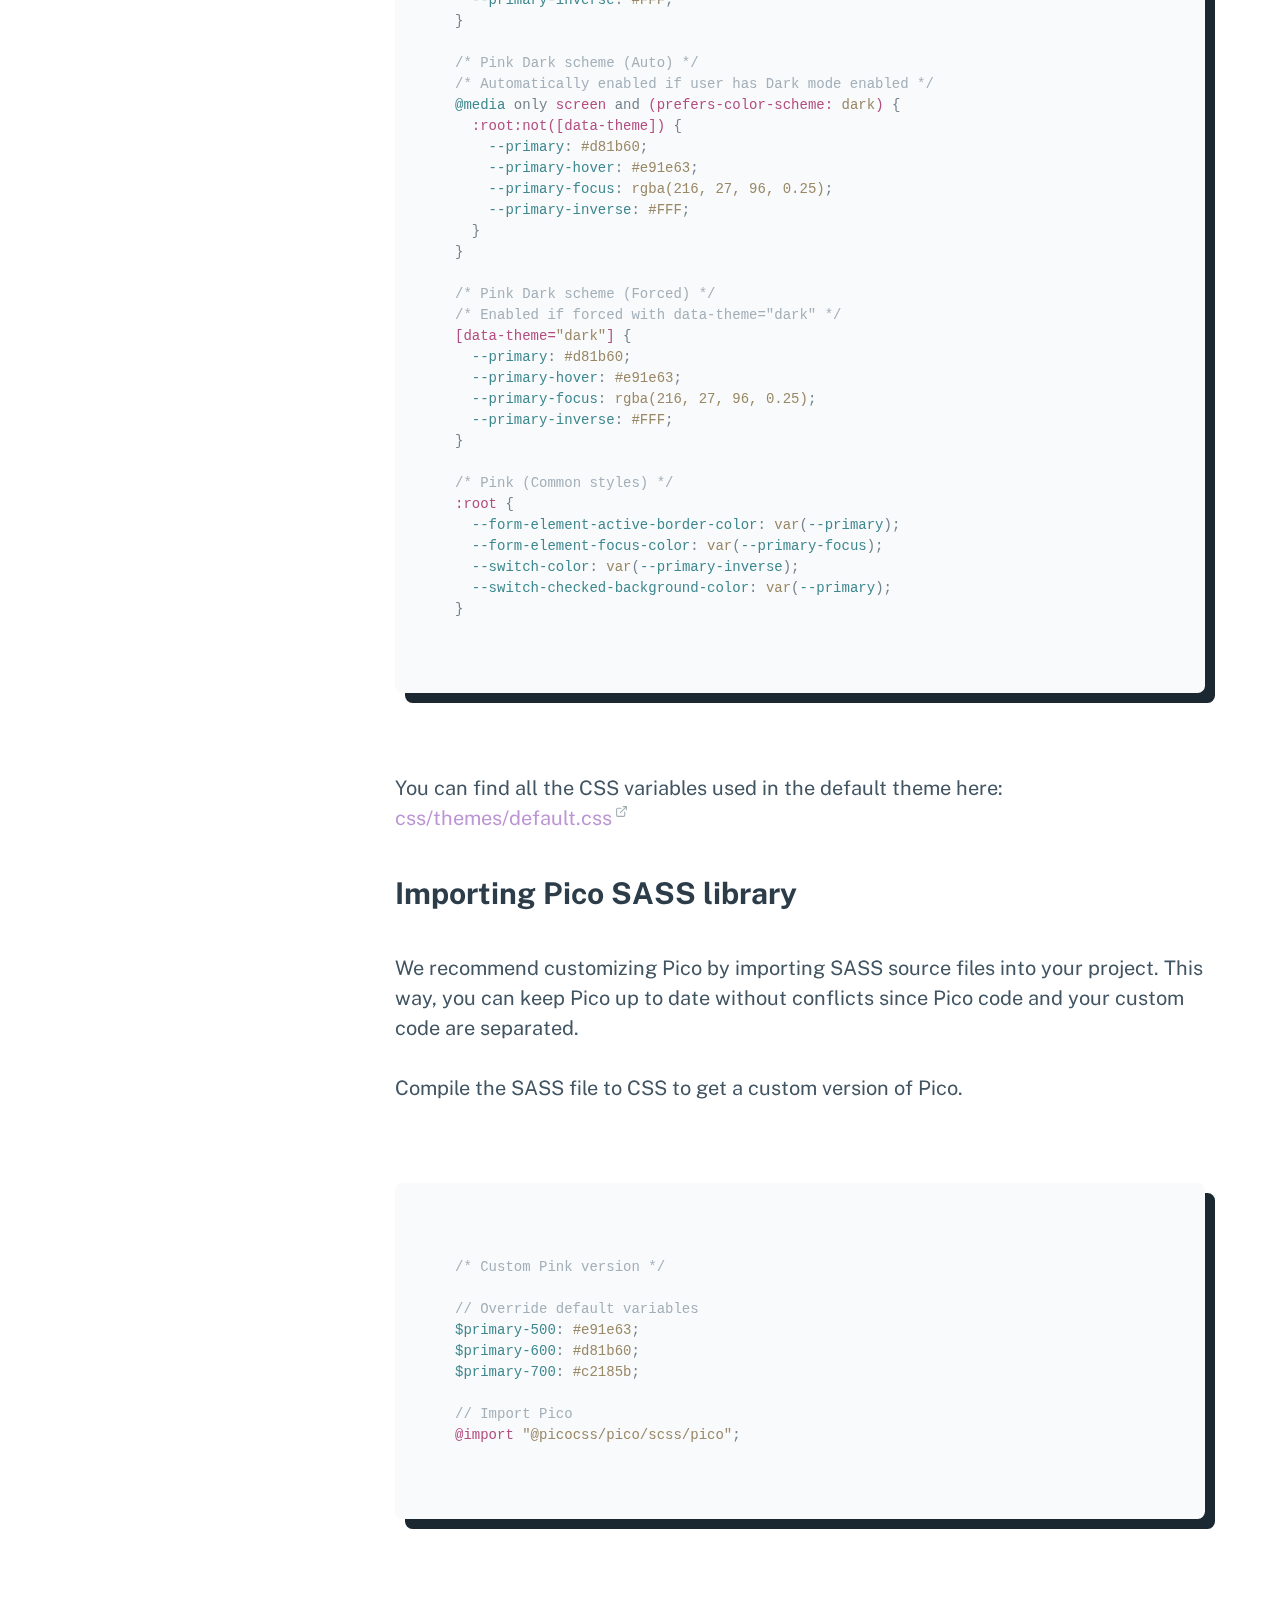
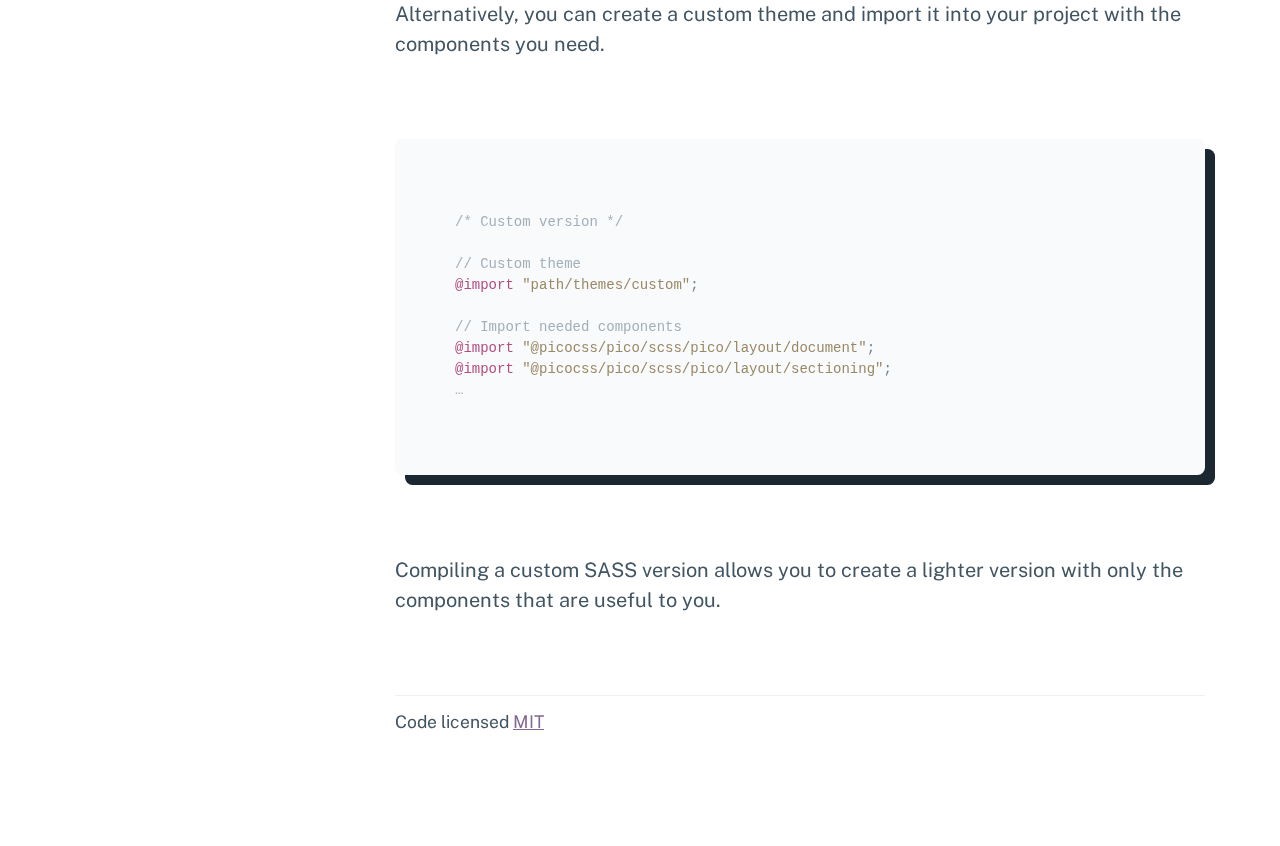
<file: .legacy-docs/customization.html>
<!doctype html><html lang="en"><head><meta charset="utf-8"><meta name="viewport" content="width=device-width,initial-scale=1"><title>Customization • Pico CSS</title><meta name="description" content="You can customize themes with SCSS, or you can edit the CSS variables. All Pico's styles and colors are set with CSS custom properties (variables)."><link rel="shortcut icon" href="https://picocss.com/favicon.ico"><link rel="stylesheet" href="../css/pico.min.css"><link rel="stylesheet" href="css/pico.docs.min.css"><link rel="canonical" href="https://picocss.com/docs/customization.html"></head><body><nav class="container-fluid"><ul><li><a href="https://picocss.com" aria-label="Back home"><svg aria-hidden="true" focusable="false" role="img" xmlns="http://www.w3.org/2000/svg" viewBox="0 0 1000 1000" height="56px"><path fill="currentColor" d="M633.43 429.23c0 118.38-49.76 184.72-138.87 184.72-53 0-92.04-25.37-108.62-67.32h-2.6v203.12H250V249.7h133.67v64.72h2.28c17.24-43.9 55.3-69.92 107-69.92 90.4 0 140.48 66.02 140.48 184.73zm-136.6 0c0-49.76-22.1-81.96-56.9-81.96s-56.9 32.2-57.24 82.28c.33 50.4 22.1 81.63 57.24 81.63 35.12 0 56.9-31.87 56.9-81.95zM682.5 547.5c0-37.32 30.18-67.5 67.5-67.5s67.5 30.18 67.5 67.5S787.32 615 750 615s-67.5-30.18-67.5-67.5z"/></svg></a></li><li>Documentation</li></ul><ul><li><a href="https://picocss.com#examples" class="secondary">Examples</a></li><li><a href="./" class="secondary">Docs</a></li><li><a href="https://github.com/picocss/pico" class="contrast" aria-label="Pico GitHub repository"><svg aria-hidden="true" focusable="false" role="img" xmlns="http://www.w3.org/2000/svg" viewBox="0 0 496 512" height="16px"><path fill="currentColor" d="M165.9 397.4c0 2-2.3 3.6-5.2 3.6-3.3.3-5.6-1.3-5.6-3.6 0-2 2.3-3.6 5.2-3.6 3-.3 5.6 1.3 5.6 3.6zm-31.1-4.5c-.7 2 1.3 4.3 4.3 4.9 2.6 1 5.6 0 6.2-2s-1.3-4.3-4.3-5.2c-2.6-.7-5.5.3-6.2 2.3zm44.2-1.7c-2.9.7-4.9 2.6-4.6 4.9.3 2 2.9 3.3 5.9 2.6 2.9-.7 4.9-2.6 4.6-4.6-.3-1.9-3-3.2-5.9-2.9zM244.8 8C106.1 8 0 113.3 0 252c0 110.9 69.8 205.8 169.5 239.2 12.8 2.3 17.3-5.6 17.3-12.1 0-6.2-.3-40.4-.3-61.4 0 0-70 15-84.7-29.8 0 0-11.4-29.1-27.8-36.6 0 0-22.9-15.7 1.6-15.4 0 0 24.9 2 38.6 25.8 21.9 38.6 58.6 27.5 72.9 20.9 2.3-16 8.8-27.1 16-33.7-55.9-6.2-112.3-14.3-112.3-110.5 0-27.5 7.6-41.3 23.6-58.9-2.6-6.5-11.1-33.3 2.6-67.9 20.9-6.5 69 27 69 27 20-5.6 41.5-8.5 62.8-8.5s42.8 2.9 62.8 8.5c0 0 48.1-33.6 69-27 13.7 34.7 5.2 61.4 2.6 67.9 16 17.7 25.8 31.5 25.8 58.9 0 96.5-58.9 104.2-114.8 110.5 9.2 7.9 17 22.9 17 46.4 0 33.7-.3 75.4-.3 83.6 0 6.5 4.6 14.4 17.3 12.1C428.2 457.8 496 362.9 496 252 496 113.3 383.5 8 244.8 8zM97.2 352.9c-1.3 1-1 3.3.7 5.2 1.6 1.6 3.9 2.3 5.2 1 1.3-1 1-3.3-.7-5.2-1.6-1.6-3.9-2.3-5.2-1zm-10.8-8.1c-.7 1.3.3 2.9 2.3 3.9 1.6 1 3.6.7 4.3-.7.7-1.3-.3-2.9-2.3-3.9-2-.6-3.6-.3-4.3.7zm32.4 35.6c-1.6 1.3-1 4.3 1.3 6.2 2.3 2.3 5.2 2.6 6.5 1 1.3-1.3.7-4.3-1.3-6.2-2.2-2.3-5.2-2.6-6.5-1zm-11.4-14.7c-1.6 1-1.6 3.6 0 5.9 1.6 2.3 4.3 3.3 5.6 2.3 1.6-1.3 1.6-3.9 0-6.2-1.4-2.3-4-3.3-5.6-2z"></path></svg></a></li></ul></nav><main class="container" id="docs"><aside><nav class="closed-on-mobile"><a href="./" class="secondary" id="toggle-docs-navigation"><svg xmlns="http://www.w3.org/2000/svg" class="expand" fill="currentColor" viewBox="0 0 16 16" height="16px"><title>Expand</title><path fill-rule="evenodd" d="M1 8a.5.5 0 0 1 .5-.5h13a.5.5 0 0 1 0 1h-13A.5.5 0 0 1 1 8zM7.646.146a.5.5 0 0 1 .708 0l2 2a.5.5 0 0 1-.708.708L8.5 1.707V5.5a.5.5 0 0 1-1 0V1.707L6.354 2.854a.5.5 0 1 1-.708-.708l2-2zM8 10a.5.5 0 0 1 .5.5v3.793l1.146-1.147a.5.5 0 0 1 .708.708l-2 2a.5.5 0 0 1-.708 0l-2-2a.5.5 0 0 1 .708-.708L7.5 14.293V10.5A.5.5 0 0 1 8 10z"></path></svg> <svg xmlns="http://www.w3.org/2000/svg" class="collapse" fill="currentColor" viewBox="0 0 16 16" height="16px"><title>Collapse</title><path fill-rule="evenodd" d="M1 8a.5.5 0 0 1 .5-.5h13a.5.5 0 0 1 0 1h-13A.5.5 0 0 1 1 8zm7-8a.5.5 0 0 1 .5.5v3.793l1.146-1.147a.5.5 0 0 1 .708.708l-2 2a.5.5 0 0 1-.708 0l-2-2a.5.5 0 1 1 .708-.708L7.5 4.293V.5A.5.5 0 0 1 8 0zm-.5 11.707l-1.146 1.147a.5.5 0 0 1-.708-.708l2-2a.5.5 0 0 1 .708 0l2 2a.5.5 0 0 1-.708.708L8.5 11.707V15.5a.5.5 0 0 1-1 0v-3.793z"></path></svg> Table of contents</a><details><summary>Getting started</summary><ul><li><a href="./" id="start-link" class="secondary">Usage</a></li><li><a href="./themes.html" id="themes-link" class="secondary">Themes</a></li><li><a href="./customization.html" id="customization-link" class="secondary">Customization</a></li><li><a href="./classless.html" id="classless-link" class="secondary">Class-less version</a></li><li><a href="./rtl.html" id="rtl-link" class="secondary">RTL</a></li></ul></details><details><summary>Layout</summary><ul><li><a href="./containers.html" id="containers-link" class="secondary">Containers</a></li><li><a href="./grid.html" id="grid-link" class="secondary">Grid</a></li><li><a href="./scroller.html" id="scroller-link" class="secondary">Horizontal scroller</a></li></ul></details><details><summary>Elements</summary><ul><li><a href="./typography.html" id="typography-link" class="secondary">Typography</a></li><li><a href="./buttons.html" id="buttons-link" class="secondary">Buttons</a></li><li><a href="./forms.html" id="forms-link" class="secondary">Forms</a></li><li><a href="./tables.html" id="tables-link" class="secondary">Tables</a></li></ul></details><details><summary>Components</summary><ul><li><a href="./accordions.html" id="accordions-link" class="secondary">Accordions</a></li><li><a href="./cards.html" id="cards-link" class="secondary">Cards</a></li><li><a href="./dropdowns.html" id="dropdowns-link" class="secondary">Dropdowns</a></li><li><a href="./modal.html" id="modal-link" class="secondary">Modal</a></li><li><a href="./navs.html" id="navs-link" class="secondary">Navs</a></li><li><a href="./progress.html" id="progress-link" class="secondary">Progress</a></li></ul></details><details><summary>Utilities</summary><ul><li><a href="./loading.html" id="loading-link" class="secondary">Loading</a></li><li><a href="./tooltips.html" id="tooltips-link" class="secondary">Tooltips</a></li></ul></details><details><summary>Extend</summary><ul><li><a href="./we-love-classes.html" id="we-love-classes-link" class="secondary">We love .classes</a></li></ul></details></nav><script>const activeLink=document.querySelector("aside a#customization-link"),parentAccordion=activeLink.closest("details");activeLink.setAttribute("aria-current","page"),parentAccordion.setAttribute("open","true")</script></aside><div role="document"><section id="customization"><hgroup><h1>Customization</h1><h2>You can customize themes with SCSS or, you can edit the CSS variables.</h2></hgroup><p>Example: <strong>pick a color!</strong></p><article data-theme="generated" aria-label="Generated theme example"><h3><span class="name">Custom theme</span></h3><form><div class="grid"><input type="text" name="login" placeholder="Login" aria-label="Login" autocomplete="nickname" required> <input type="password" name="password" placeholder="Password" aria-label="Password" autocomplete="current-password" required> <button type="submit" aria-label="Example button" onclick="event.preventDefault()">Login</button></div><fieldset><label for="remember"><input type="checkbox" role="switch" id="remember" name="remember" checked="checked"> Remember me</label></fieldset></form><footer class="code"><pre><code><em>// Simplified example</em>
<b>:root</b> {
  <i>--primary</i>: <u class="c600">…</u>;
}
</code></pre></footer></article><p>There are 2 ways to customize your version of Pico CSS:</p><h3>Overriding CSS variables</h3><p>All Pico's styles and colors are set with <em>CSS custom properties</em> (variables). Just override the CSS variables to customize your version of Pico.</p><pre><code><em>/* <span class="name"></span>Light scheme (Default) */
/* Can be forced with data-theme="light" */</em>
<b>[data-theme=<u>"light"</u>]</b>,
<b>:root:not([data-theme=<u>"dark"</u>])</b> {
  <i>--primary</i>: <u class="c600">…</u>;
  <i>--primary-hover</i>: <u class="c700">…</u>;
  <i>--primary-focus</i>: <u class="c600-outline-light">…</u>;
  <i>--primary-inverse</i>: <u class="inverse">…</u>;
}

<em>/* <span class="name"></span>Dark scheme (Auto) */
/* Automatically enabled if user has Dark mode enabled */</em>
<i>@media</i> only <b>screen</b> and <b>(prefers-color-scheme: <u>dark</u>)</b> {
  <b>:root:not([data-theme])</b> {
    <i>--primary</i>: <u class="c600">…</u>;
    <i>--primary-hover</i>: <u class="c500">…</u>;
    <i>--primary-focus</i>: <u class="c600-outline-dark">…</u>;
    <i>--primary-inverse</i>: <u class="inverse">…</u>;
  }
}

<em>/* <span class="name"></span>Dark scheme (Forced) */
/* Enabled if forced with data-theme="dark" */</em>
<b>[data-theme=<u>"dark"</u>]</b> {
  <i>--primary</i>: <u class="c600">…</u>;
  <i>--primary-hover</i>: <u class="c500">…</u>;
  <i>--primary-focus</i>: <u class="c600-outline-dark">…</u>;
  <i>--primary-inverse</i>: <u class="inverse">…</u>;
}

<em>/* <span class="name"></span>(Common styles) */</em>
<b>:root</b> {
  <i>--form-element-active-border-color</i>: <u>var</u>(<i>--primary</i>);
  <i>--form-element-focus-color</i>: <u>var</u>(<i>--primary-focus</i>);
  <i>--switch-color</i>: <u>var</u>(<i>--primary-inverse</i>);
  <i>--switch-checked-background-color</i>: <u>var</u>(<i>--primary</i>);
}
</code></pre><p>You can find all the CSS variables used in the default theme here: <a href="https://github.com/picocss/pico/blob/master/css/themes/default.css">css/themes/default.css</a></p><h3>Importing Pico SASS library</h3><p>We recommend customizing Pico by importing SASS source files into your project. This way, you can keep Pico up to date without conflicts since Pico code and your custom code are separated.</p><p>Compile the SASS file to CSS to get a custom version of Pico.</p><pre><code><em>/* Custom <span class="name"> </span>version */</em>

<em>// Override default variables</em>
<i>$primary-500</i>: <u class="c500">…</u>;
<i>$primary-600</i>: <u class="c600">…</u>;
<i>$primary-700</i>: <u class="c700">…</u>;

<em>// Import Pico</em>
<b>@import</b> <u>"@picocss/pico/scss/pico"</u>;</code></pre><p>Alternatively, you can create a custom theme and import it into your project with the components you need.</p><pre><code><em>/* Custom version */</em>

<em>// Custom theme</em>
<b>@import</b> <u>"path/themes/custom"</u>;

<em>// Import needed components</em>
<b>@import</b> <u>"@picocss/pico/scss/pico/layout/document"</u>;
<b>@import</b> <u>"@picocss/pico/scss/pico/layout/sectioning"</u>;
<em>…</em>
</code></pre><p>Compiling a custom SASS version allows you to create a lighter version with only the components that are useful to you.</p></section><footer><hr><p><small>Code licensed <a href="https://github.com/picocss/pico/blob/master/LICENSE.md" class="secondary">MIT</a></small></p></footer></div></main><script src="js/commons.min.js"></script><script src="js/customization.min.js"></script></body></html>
</file>
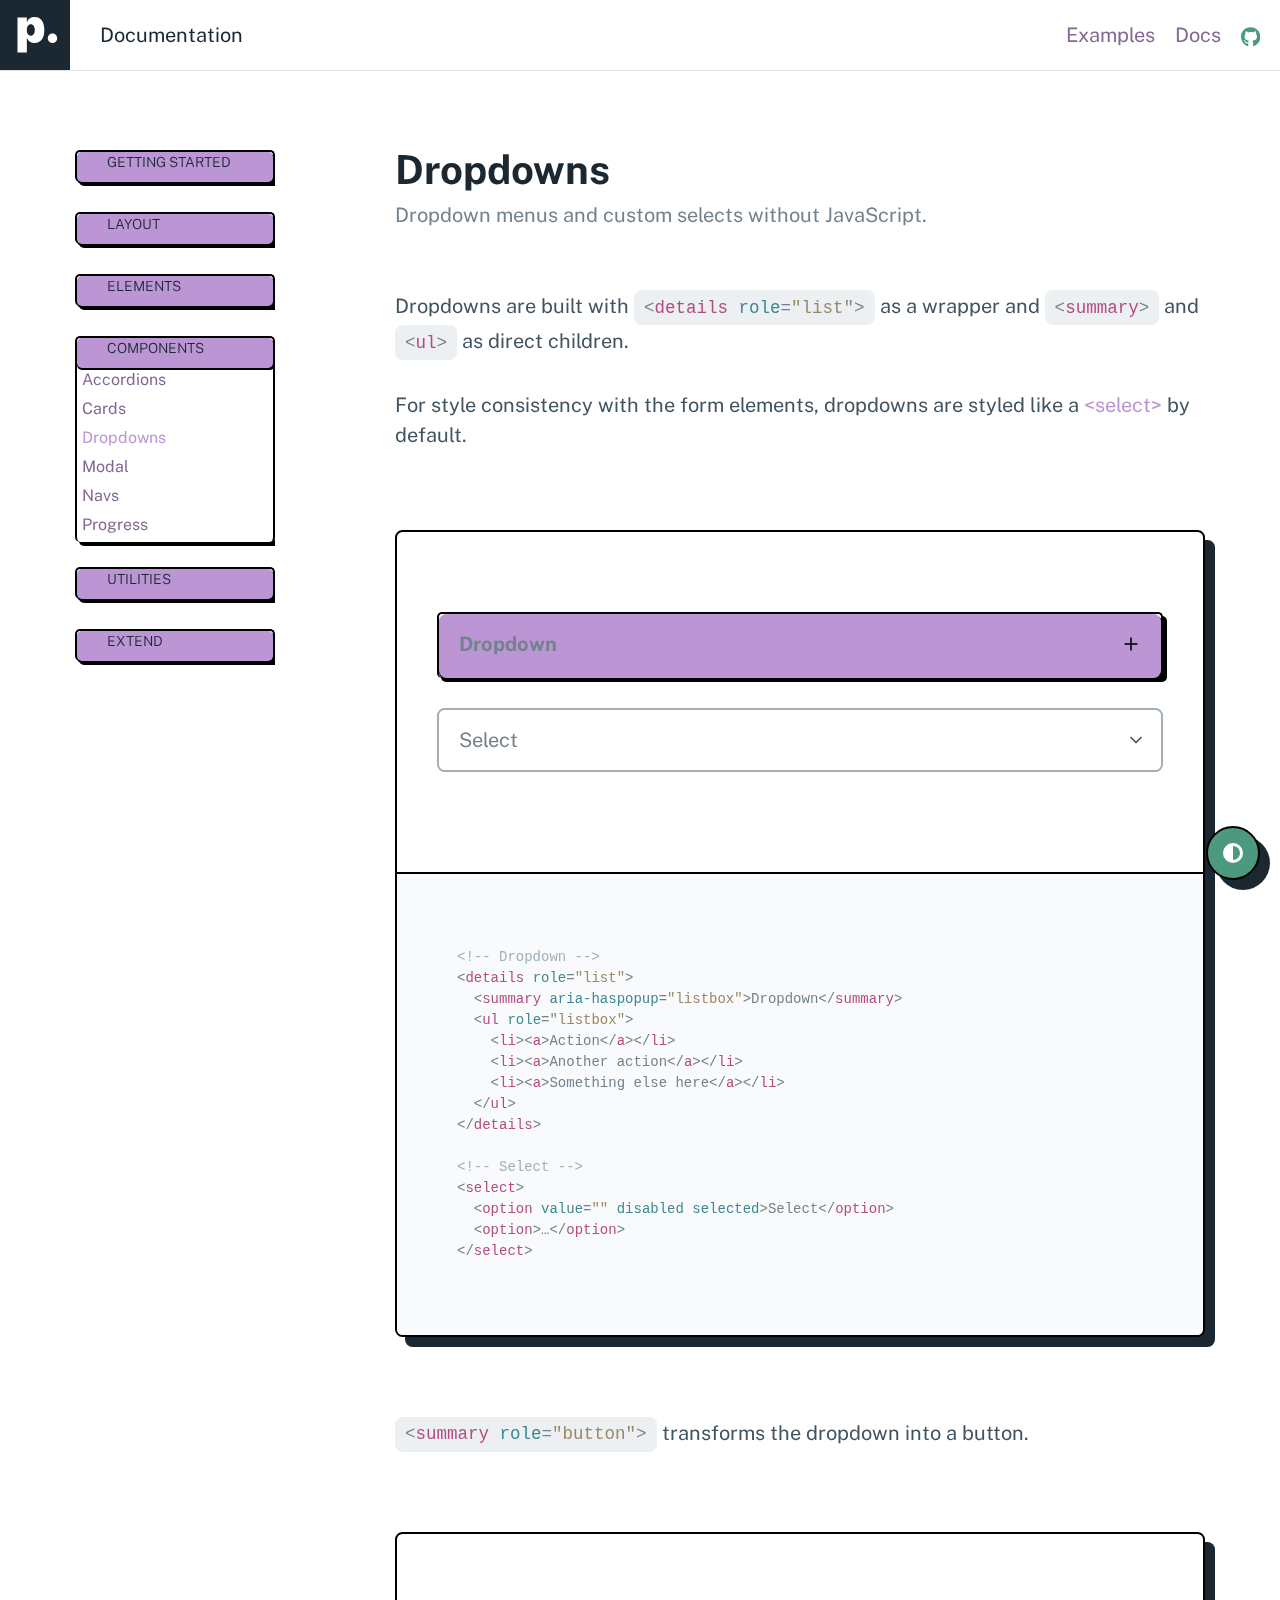
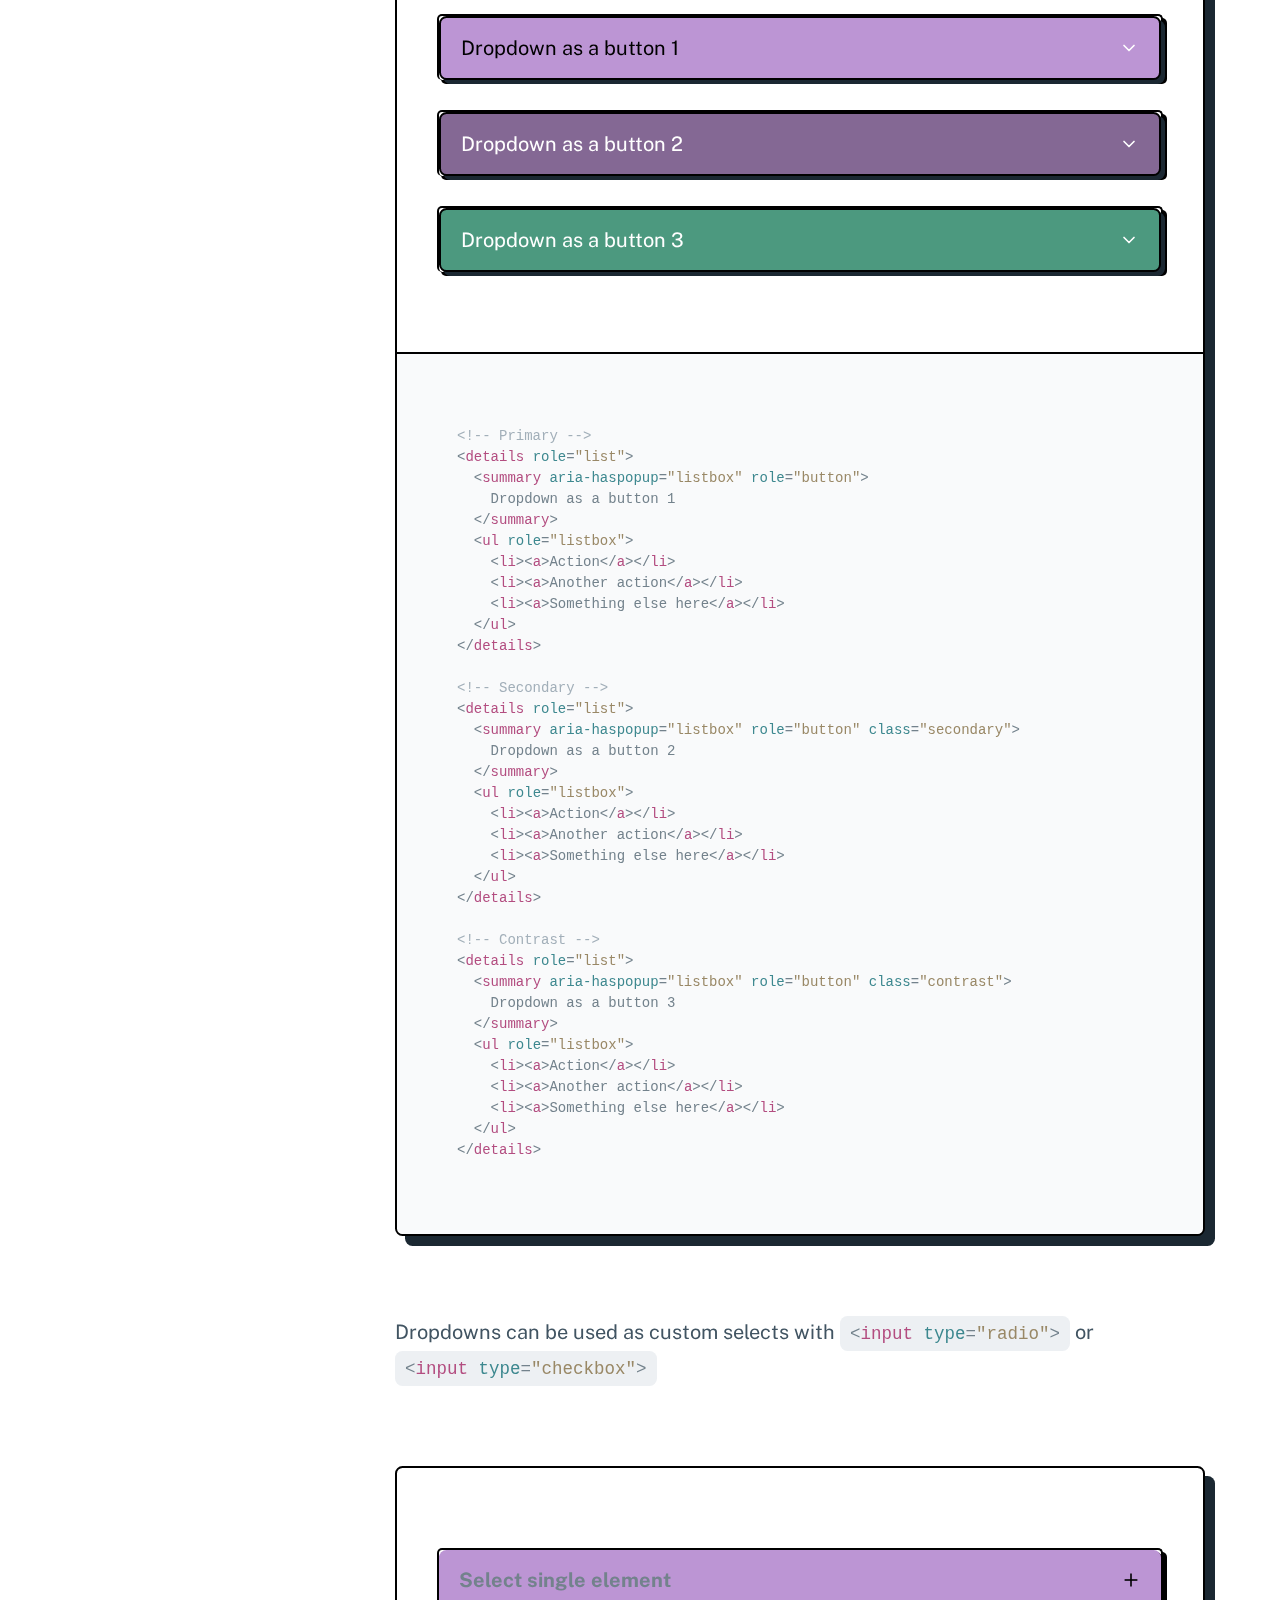
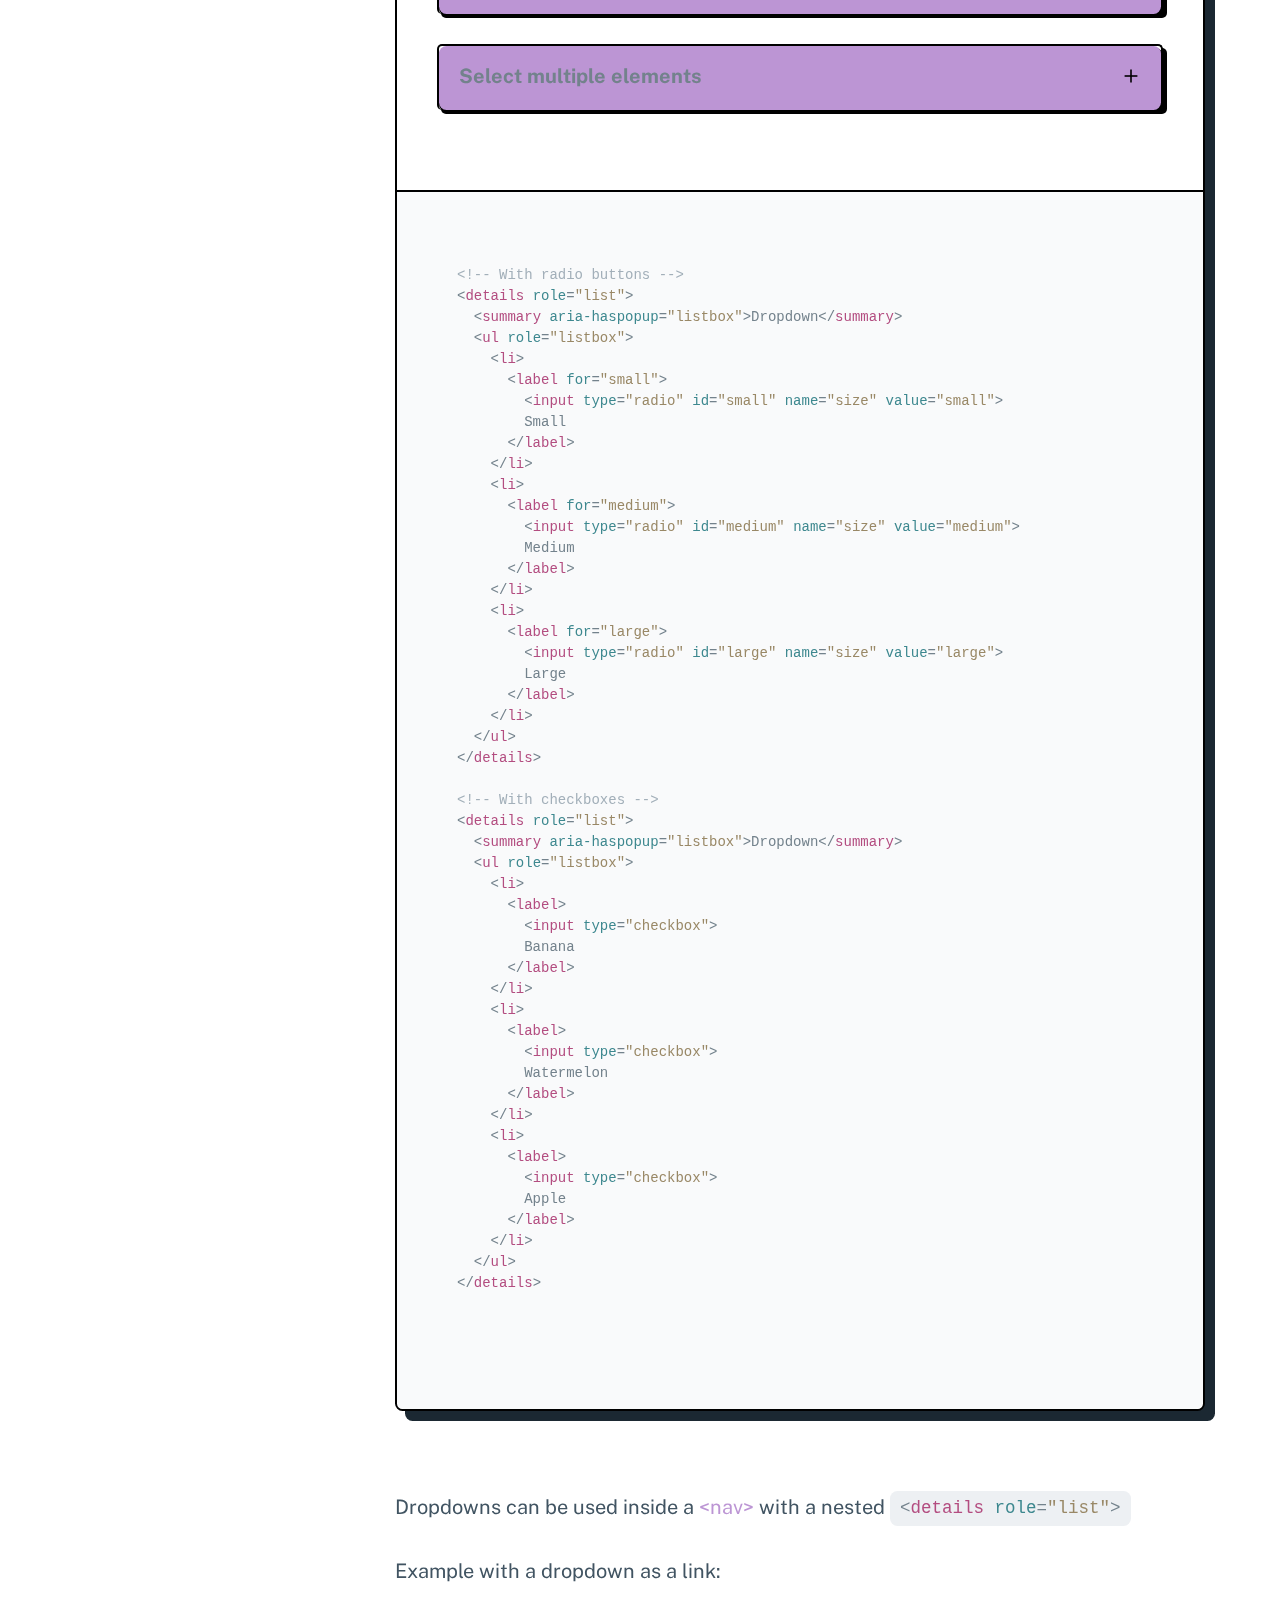
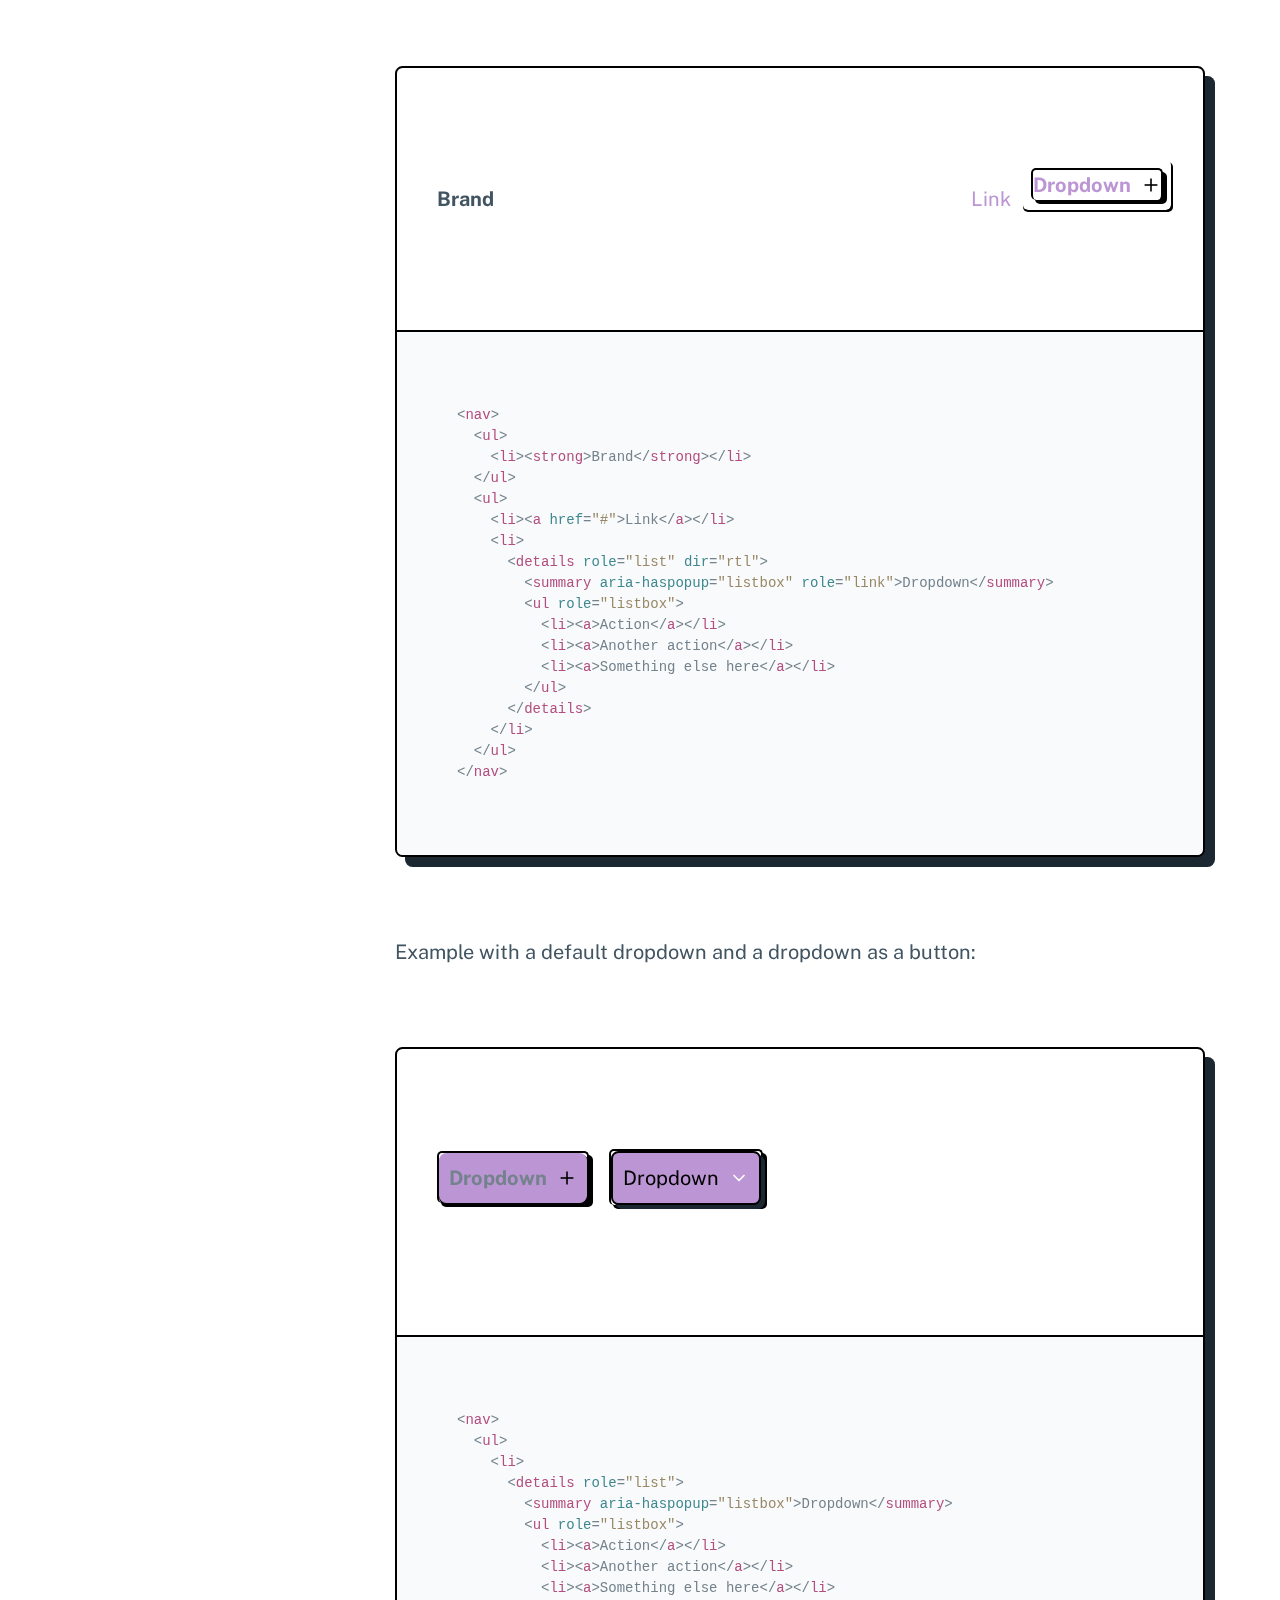
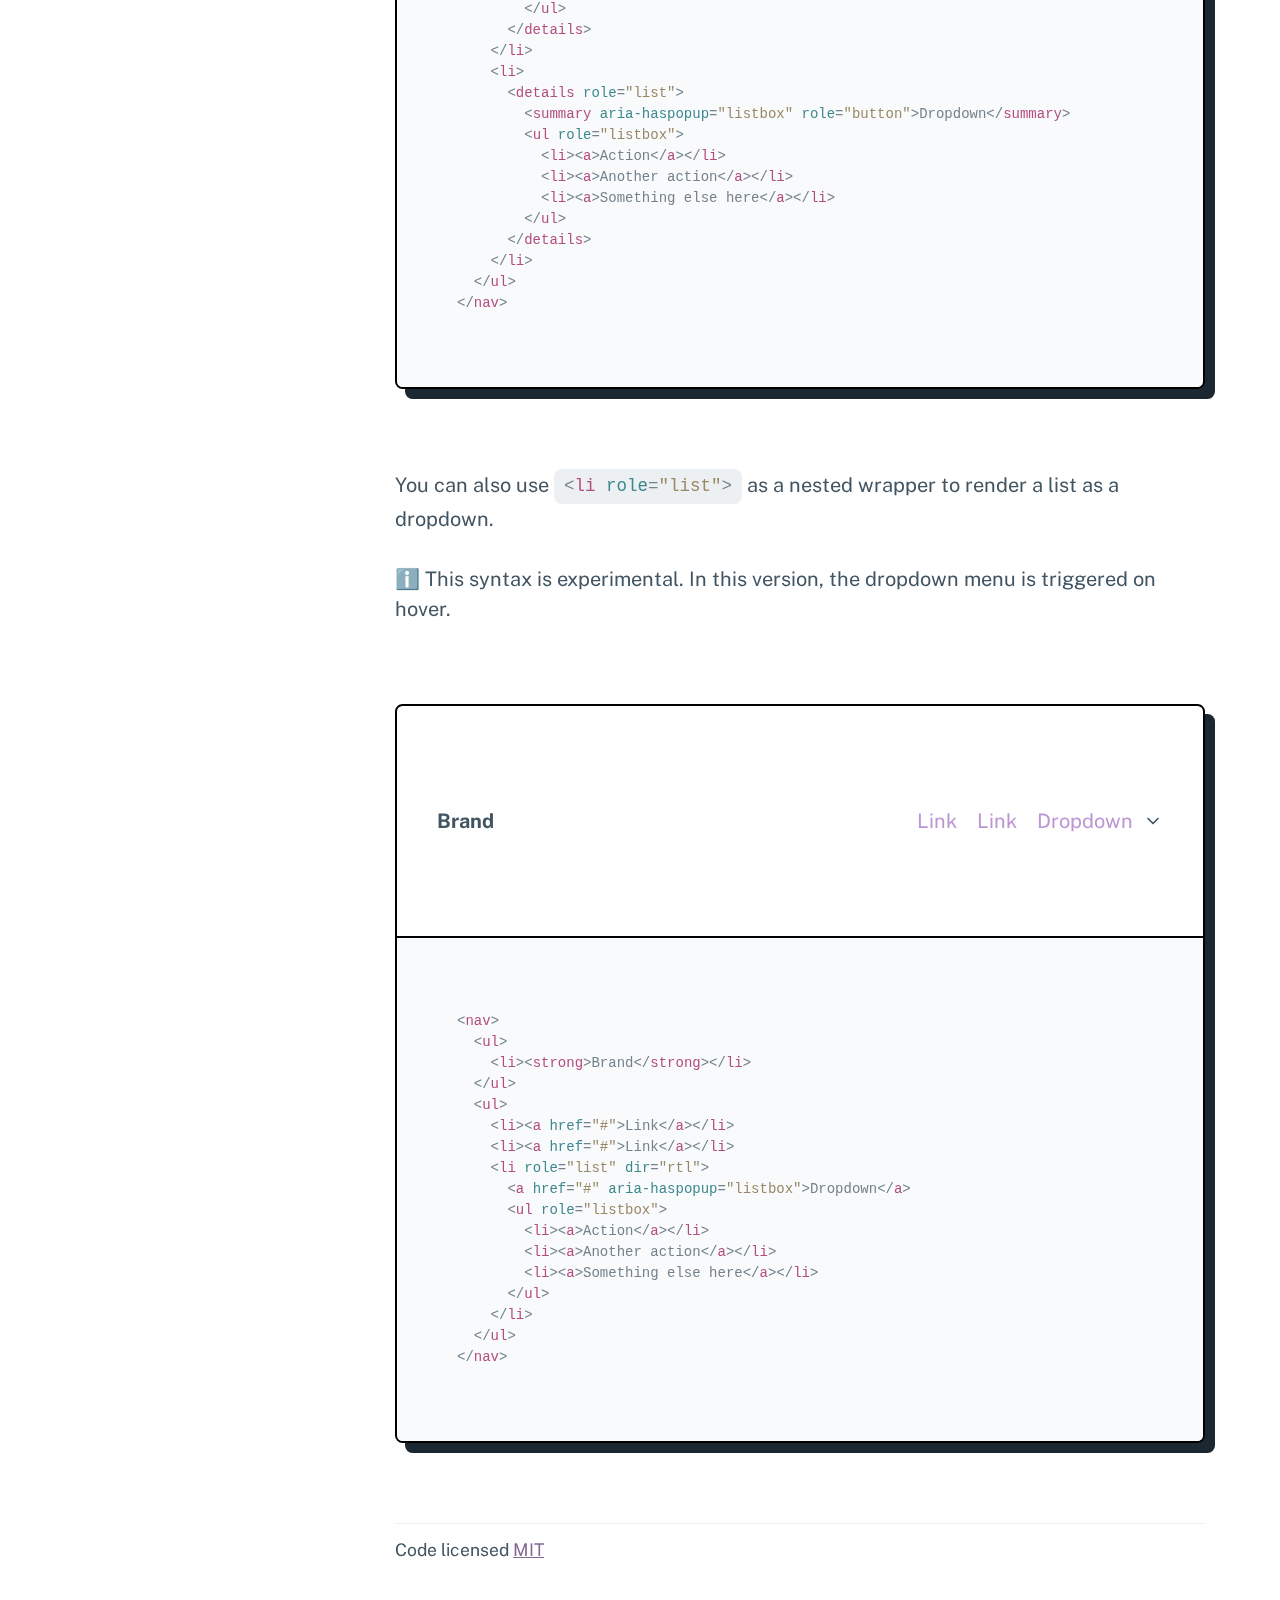
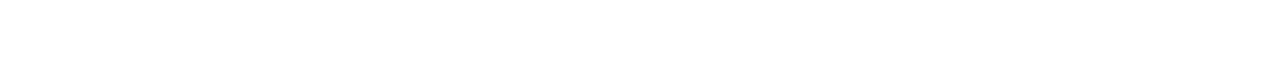
<file: .legacy-docs/dropdowns.html>
<!doctype html><html lang="en"><head><meta charset="utf-8"><meta name="viewport" content="width=device-width,initial-scale=1"><title>Dropdowns • Pico CSS</title><meta name="description" content="Dropdown menus and custom selects without JavaScript."><link rel="shortcut icon" href="https://picocss.com/favicon.ico"><link rel="stylesheet" href="../css/pico.min.css"><link rel="stylesheet" href="css/pico.docs.min.css"><link rel="canonical" href="https://picocss.com/docs/dropdowns.html"></head><body><nav class="container-fluid"><ul><li><a href="https://picocss.com" aria-label="Back home"><svg aria-hidden="true" focusable="false" role="img" xmlns="http://www.w3.org/2000/svg" viewBox="0 0 1000 1000" height="56px"><path fill="currentColor" d="M633.43 429.23c0 118.38-49.76 184.72-138.87 184.72-53 0-92.04-25.37-108.62-67.32h-2.6v203.12H250V249.7h133.67v64.72h2.28c17.24-43.9 55.3-69.92 107-69.92 90.4 0 140.48 66.02 140.48 184.73zm-136.6 0c0-49.76-22.1-81.96-56.9-81.96s-56.9 32.2-57.24 82.28c.33 50.4 22.1 81.63 57.24 81.63 35.12 0 56.9-31.87 56.9-81.95zM682.5 547.5c0-37.32 30.18-67.5 67.5-67.5s67.5 30.18 67.5 67.5S787.32 615 750 615s-67.5-30.18-67.5-67.5z"/></svg></a></li><li>Documentation</li></ul><ul><li><a href="https://picocss.com#examples" class="secondary">Examples</a></li><li><a href="./" class="secondary">Docs</a></li><li><a href="https://github.com/picocss/pico" class="contrast" aria-label="Pico GitHub repository"><svg aria-hidden="true" focusable="false" role="img" xmlns="http://www.w3.org/2000/svg" viewBox="0 0 496 512" height="16px"><path fill="currentColor" d="M165.9 397.4c0 2-2.3 3.6-5.2 3.6-3.3.3-5.6-1.3-5.6-3.6 0-2 2.3-3.6 5.2-3.6 3-.3 5.6 1.3 5.6 3.6zm-31.1-4.5c-.7 2 1.3 4.3 4.3 4.9 2.6 1 5.6 0 6.2-2s-1.3-4.3-4.3-5.2c-2.6-.7-5.5.3-6.2 2.3zm44.2-1.7c-2.9.7-4.9 2.6-4.6 4.9.3 2 2.9 3.3 5.9 2.6 2.9-.7 4.9-2.6 4.6-4.6-.3-1.9-3-3.2-5.9-2.9zM244.8 8C106.1 8 0 113.3 0 252c0 110.9 69.8 205.8 169.5 239.2 12.8 2.3 17.3-5.6 17.3-12.1 0-6.2-.3-40.4-.3-61.4 0 0-70 15-84.7-29.8 0 0-11.4-29.1-27.8-36.6 0 0-22.9-15.7 1.6-15.4 0 0 24.9 2 38.6 25.8 21.9 38.6 58.6 27.5 72.9 20.9 2.3-16 8.8-27.1 16-33.7-55.9-6.2-112.3-14.3-112.3-110.5 0-27.5 7.6-41.3 23.6-58.9-2.6-6.5-11.1-33.3 2.6-67.9 20.9-6.5 69 27 69 27 20-5.6 41.5-8.5 62.8-8.5s42.8 2.9 62.8 8.5c0 0 48.1-33.6 69-27 13.7 34.7 5.2 61.4 2.6 67.9 16 17.7 25.8 31.5 25.8 58.9 0 96.5-58.9 104.2-114.8 110.5 9.2 7.9 17 22.9 17 46.4 0 33.7-.3 75.4-.3 83.6 0 6.5 4.6 14.4 17.3 12.1C428.2 457.8 496 362.9 496 252 496 113.3 383.5 8 244.8 8zM97.2 352.9c-1.3 1-1 3.3.7 5.2 1.6 1.6 3.9 2.3 5.2 1 1.3-1 1-3.3-.7-5.2-1.6-1.6-3.9-2.3-5.2-1zm-10.8-8.1c-.7 1.3.3 2.9 2.3 3.9 1.6 1 3.6.7 4.3-.7.7-1.3-.3-2.9-2.3-3.9-2-.6-3.6-.3-4.3.7zm32.4 35.6c-1.6 1.3-1 4.3 1.3 6.2 2.3 2.3 5.2 2.6 6.5 1 1.3-1.3.7-4.3-1.3-6.2-2.2-2.3-5.2-2.6-6.5-1zm-11.4-14.7c-1.6 1-1.6 3.6 0 5.9 1.6 2.3 4.3 3.3 5.6 2.3 1.6-1.3 1.6-3.9 0-6.2-1.4-2.3-4-3.3-5.6-2z"></path></svg></a></li></ul></nav><main class="container" id="docs"><aside><nav class="closed-on-mobile"><a href="./" class="secondary" id="toggle-docs-navigation"><svg xmlns="http://www.w3.org/2000/svg" class="expand" fill="currentColor" viewBox="0 0 16 16" height="16px"><title>Expand</title><path fill-rule="evenodd" d="M1 8a.5.5 0 0 1 .5-.5h13a.5.5 0 0 1 0 1h-13A.5.5 0 0 1 1 8zM7.646.146a.5.5 0 0 1 .708 0l2 2a.5.5 0 0 1-.708.708L8.5 1.707V5.5a.5.5 0 0 1-1 0V1.707L6.354 2.854a.5.5 0 1 1-.708-.708l2-2zM8 10a.5.5 0 0 1 .5.5v3.793l1.146-1.147a.5.5 0 0 1 .708.708l-2 2a.5.5 0 0 1-.708 0l-2-2a.5.5 0 0 1 .708-.708L7.5 14.293V10.5A.5.5 0 0 1 8 10z"></path></svg> <svg xmlns="http://www.w3.org/2000/svg" class="collapse" fill="currentColor" viewBox="0 0 16 16" height="16px"><title>Collapse</title><path fill-rule="evenodd" d="M1 8a.5.5 0 0 1 .5-.5h13a.5.5 0 0 1 0 1h-13A.5.5 0 0 1 1 8zm7-8a.5.5 0 0 1 .5.5v3.793l1.146-1.147a.5.5 0 0 1 .708.708l-2 2a.5.5 0 0 1-.708 0l-2-2a.5.5 0 1 1 .708-.708L7.5 4.293V.5A.5.5 0 0 1 8 0zm-.5 11.707l-1.146 1.147a.5.5 0 0 1-.708-.708l2-2a.5.5 0 0 1 .708 0l2 2a.5.5 0 0 1-.708.708L8.5 11.707V15.5a.5.5 0 0 1-1 0v-3.793z"></path></svg> Table of contents</a><details><summary>Getting started</summary><ul><li><a href="./" id="start-link" class="secondary">Usage</a></li><li><a href="./themes.html" id="themes-link" class="secondary">Themes</a></li><li><a href="./customization.html" id="customization-link" class="secondary">Customization</a></li><li><a href="./classless.html" id="classless-link" class="secondary">Class-less version</a></li><li><a href="./rtl.html" id="rtl-link" class="secondary">RTL</a></li></ul></details><details><summary>Layout</summary><ul><li><a href="./containers.html" id="containers-link" class="secondary">Containers</a></li><li><a href="./grid.html" id="grid-link" class="secondary">Grid</a></li><li><a href="./scroller.html" id="scroller-link" class="secondary">Horizontal scroller</a></li></ul></details><details><summary>Elements</summary><ul><li><a href="./typography.html" id="typography-link" class="secondary">Typography</a></li><li><a href="./buttons.html" id="buttons-link" class="secondary">Buttons</a></li><li><a href="./forms.html" id="forms-link" class="secondary">Forms</a></li><li><a href="./tables.html" id="tables-link" class="secondary">Tables</a></li></ul></details><details><summary>Components</summary><ul><li><a href="./accordions.html" id="accordions-link" class="secondary">Accordions</a></li><li><a href="./cards.html" id="cards-link" class="secondary">Cards</a></li><li><a href="./dropdowns.html" id="dropdowns-link" class="secondary">Dropdowns</a></li><li><a href="./modal.html" id="modal-link" class="secondary">Modal</a></li><li><a href="./navs.html" id="navs-link" class="secondary">Navs</a></li><li><a href="./progress.html" id="progress-link" class="secondary">Progress</a></li></ul></details><details><summary>Utilities</summary><ul><li><a href="./loading.html" id="loading-link" class="secondary">Loading</a></li><li><a href="./tooltips.html" id="tooltips-link" class="secondary">Tooltips</a></li></ul></details><details><summary>Extend</summary><ul><li><a href="./we-love-classes.html" id="we-love-classes-link" class="secondary">We love .classes</a></li></ul></details></nav><script>const activeLink=document.querySelector("aside a#dropdowns-link"),parentAccordion=activeLink.closest("details");activeLink.setAttribute("aria-current","page"),parentAccordion.setAttribute("open","true")</script></aside><div role="document"><section id="dropdown"><hgroup><h1>Dropdowns</h1><h2>Dropdown menus and custom selects without JavaScript.</h2></hgroup><p>Dropdowns are built with <code>&lt;<b>details</b> <i>role</i>=<u>"list"</u>&gt;</code> as a wrapper and <code>&lt;<b>summary</b>&gt;</code> and <code>&lt;<b>ul</b>&gt;</code> as direct children.</p><p>For style consistency with the form elements, dropdowns are styled like a <a href="forms.html">&lt;select&gt;</a> by default.</p><article aria-label="Dropdowns as Selects"><details role="list"><summary aria-haspopup="listbox">Dropdown</summary><ul role="listbox"><li><a href="#" onclick="event.preventDefault()">Action</a></li><li><a href="#" onclick="event.preventDefault()">Another action</a></li><li><a href="#" onclick="event.preventDefault()">Something else here</a></li></ul></details><select required><option value="" disabled="disabled" selected="selected">Select</option><option>Option</option><option>Another option</option><option>Something else here</option></select><footer class="code"><pre><code><em>&lt;!-- Dropdown --&gt;</em>
&lt;<b>details</b> <i>role</i>=<u>"list"</u>&gt;
  &lt;<b>summary</b> <i>aria-haspopup</i>=<u>"listbox"</u>&gt;Dropdown&lt;/<b>summary</b>&gt;
  &lt;<b>ul</b> <i>role</i>=<u>"listbox"</u>&gt;
    &lt;<b>li</b>&gt;&lt;<b>a</b>&gt;Action&lt;/<b>a</b>&gt;&lt;/<b>li</b>&gt;
    &lt;<b>li</b>&gt;&lt;<b>a</b>&gt;Another action&lt;/<b>a</b>&gt;&lt;/<b>li</b>&gt;
    &lt;<b>li</b>&gt;&lt;<b>a</b>&gt;Something else here&lt;/<b>a</b>&gt;&lt;/<b>li</b>&gt;
  &lt;/<b>ul</b>&gt;
&lt;/<b>details</b>&gt;

<em>&lt;!-- Select --&gt;</em>
&lt;<b>select</b>&gt;
  &lt;<b>option</b> <i>value</i>=<u>""</u> <i>disabled selected</i>&gt;Select&lt;/<b>option</b>&gt;
  &lt;<b>option</b>&gt;…&lt;/<b>option</b>&gt;
&lt;/<b>select</b>&gt;
</code></pre></footer></article><p><code>&lt;<b>summary</b> <i>role</i>=<u>"button"</u>&gt;</code> transforms the dropdown into a button.</p><article aria-label="Dropdowns as Buttons"><details role="list"><summary aria-haspopup="listbox" role="button">Dropdown as a button 1</summary><ul role="listbox"><li><a href="#" onclick="event.preventDefault()">Action</a></li><li><a href="#" onclick="event.preventDefault()">Another action</a></li><li><a href="#" onclick="event.preventDefault()">Something else here</a></li></ul></details><details role="list"><summary aria-haspopup="listbox" role="button" class="secondary">Dropdown as a button 2</summary><ul role="listbox"><li><a href="#" onclick="event.preventDefault()">Action</a></li><li><a href="#" onclick="event.preventDefault()">Another action</a></li><li><a href="#" onclick="event.preventDefault()">Something else here</a></li></ul></details><details role="list"><summary aria-haspopup="listbox" role="button" class="contrast">Dropdown as a button 3</summary><ul role="listbox"><li><a href="#" onclick="event.preventDefault()">Action</a></li><li><a href="#" onclick="event.preventDefault()">Another action</a></li><li><a href="#" onclick="event.preventDefault()">Something else here</a></li></ul></details><footer class="code"><pre><code><em>&lt;!-- Primary --&gt;</em>
&lt;<b>details</b> <i>role</i>=<u>"list"</u>&gt;
  &lt;<b>summary</b> <i>aria-haspopup</i>=<u>"listbox"</u> <i>role</i>=<u>"button"</u>&gt;
    Dropdown as a button 1
  &lt;/<b>summary</b>&gt;
  &lt;<b>ul</b> <i>role</i>=<u>"listbox"</u>&gt;
    &lt;<b>li</b>&gt;&lt;<b>a</b>&gt;Action&lt;/<b>a</b>&gt;&lt;/<b>li</b>&gt;
    &lt;<b>li</b>&gt;&lt;<b>a</b>&gt;Another action&lt;/<b>a</b>&gt;&lt;/<b>li</b>&gt;
    &lt;<b>li</b>&gt;&lt;<b>a</b>&gt;Something else here&lt;/<b>a</b>&gt;&lt;/<b>li</b>&gt;
  &lt;/<b>ul</b>&gt;
&lt;/<b>details</b>&gt;

<em>&lt;!-- Secondary --&gt;</em>
&lt;<b>details</b> <i>role</i>=<u>"list"</u>&gt;
  &lt;<b>summary</b> <i>aria-haspopup</i>=<u>"listbox"</u> <i>role</i>=<u>"button"</u> <i>class</i>=<u>"secondary"</u>&gt;
    Dropdown as a button 2
  &lt;/<b>summary</b>&gt;
  &lt;<b>ul</b> <i>role</i>=<u>"listbox"</u>&gt;
    &lt;<b>li</b>&gt;&lt;<b>a</b>&gt;Action&lt;/<b>a</b>&gt;&lt;/<b>li</b>&gt;
    &lt;<b>li</b>&gt;&lt;<b>a</b>&gt;Another action&lt;/<b>a</b>&gt;&lt;/<b>li</b>&gt;
    &lt;<b>li</b>&gt;&lt;<b>a</b>&gt;Something else here&lt;/<b>a</b>&gt;&lt;/<b>li</b>&gt;
  &lt;/<b>ul</b>&gt;
&lt;/<b>details</b>&gt;

<em>&lt;!-- Contrast --&gt;</em>
&lt;<b>details</b> <i>role</i>=<u>"list"</u>&gt;
  &lt;<b>summary</b> <i>aria-haspopup</i>=<u>"listbox"</u> <i>role</i>=<u>"button"</u> <i>class</i>=<u>"contrast"</u>&gt;
    Dropdown as a button 3
  &lt;/<b>summary</b>&gt;
  &lt;<b>ul</b> <i>role</i>=<u>"listbox"</u>&gt;
    &lt;<b>li</b>&gt;&lt;<b>a</b>&gt;Action&lt;/<b>a</b>&gt;&lt;/<b>li</b>&gt;
    &lt;<b>li</b>&gt;&lt;<b>a</b>&gt;Another action&lt;/<b>a</b>&gt;&lt;/<b>li</b>&gt;
    &lt;<b>li</b>&gt;&lt;<b>a</b>&gt;Something else here&lt;/<b>a</b>&gt;&lt;/<b>li</b>&gt;
  &lt;/<b>ul</b>&gt;
&lt;/<b>details</b>&gt;
</code></pre></footer></article><p>Dropdowns can be used as custom selects with <code>&lt;<b>input</b> <i>type</i>=<u>"radio"</u>&gt;</code> or <code>&lt;<b>input</b> <i>type</i>=<u>"checkbox"</u>&gt;</code></p><article aria-label="Dropdowns with radio buttons or checkboxes"><details role="list"><summary aria-haspopup="listbox">Select single element</summary><ul role="listbox"><li><label for="small"><input type="radio" id="small" name="size" value="small"/> Small</label></li><li><label for="medium"><input type="radio" id="medium" name="size" value="medium"/> Medium</label></li><li><label for="large"><input type="radio" id="large" name="size" value="large"/> Large</label></li></ul></details><details role="list"><summary aria-haspopup="listbox">Select multiple elements</summary><ul role="listbox"><li><label><input type="checkbox"/> Banana</label></li><li><label><input type="checkbox"/> Watermelon</label></li><li><label><input type="checkbox"/> Apple</label></li></ul></details><footer class="code"><pre><code><em>&lt;!-- With radio buttons --&gt;</em>
&lt;<b>details</b> <i>role</i>=<u>"list"</u>&gt;
  &lt;<b>summary</b> <i>aria-haspopup</i>=<u>"listbox"</u>&gt;Dropdown&lt;/<b>summary</b>&gt;
  &lt;<b>ul</b> <i>role</i>=<u>"listbox"</u>&gt;
    &lt;<b>li</b>&gt;
      &lt;<b>label</b> <i>for</i>=<u>"small"</u>&gt;
        &lt;<b>input</b> <i>type</i>=<u>"radio"</u> <i>id</i>=<u>"small"</u> <i>name</i>=<u>"size"</u> <i>value</i>=<u>"small"</u>&gt;
        Small
      &lt;/<b>label</b>&gt;
    &lt;/<b>li</b>&gt;
    &lt;<b>li</b>&gt;
      &lt;<b>label</b> <i>for</i>=<u>"medium"</u>&gt;
        &lt;<b>input</b> <i>type</i>=<u>"radio"</u> <i>id</i>=<u>"medium"</u> <i>name</i>=<u>"size"</u> <i>value</i>=<u>"medium"</u>&gt;
        Medium
      &lt;/<b>label</b>&gt;
    &lt;/<b>li</b>&gt;
    &lt;<b>li</b>&gt;
      &lt;<b>label</b> <i>for</i>=<u>"large"</u>&gt;
        &lt;<b>input</b> <i>type</i>=<u>"radio"</u> <i>id</i>=<u>"large"</u> <i>name</i>=<u>"size"</u> <i>value</i>=<u>"large"</u>&gt;
        Large
      &lt;/<b>label</b>&gt;
    &lt;/<b>li</b>&gt;
  &lt;/<b>ul</b>&gt;
&lt;/<b>details</b>&gt;

<em>&lt;!-- With checkboxes --&gt;</em>
&lt;<b>details</b> <i>role</i>=<u>"list"</u>&gt;
  &lt;<b>summary</b> <i>aria-haspopup</i>=<u>"listbox"</u>&gt;Dropdown&lt;/<b>summary</b>&gt;
  &lt;<b>ul</b> <i>role</i>=<u>"listbox"</u>&gt;
    &lt;<b>li</b>&gt;
      &lt;<b>label</b>&gt;
        &lt;<b>input</b> <i>type</i>=<u>"checkbox"</u>&gt;
        Banana
      &lt;/<b>label</b>&gt;
    &lt;/<b>li</b>&gt;
    &lt;<b>li</b>&gt;
      &lt;<b>label</b>&gt;
        &lt;<b>input</b> <i>type</i>=<u>"checkbox"</u>&gt;
        Watermelon
      &lt;/<b>label</b>&gt;
    &lt;/<b>li</b>&gt;
    &lt;<b>li</b>&gt;
      &lt;<b>label</b>&gt;
        &lt;<b>input</b> <i>type</i>=<u>"checkbox"</u>&gt;
        Apple
      &lt;/<b>label</b>&gt;
    &lt;/<b>li</b>&gt;
  &lt;/<b>ul</b>&gt;
&lt;/<b>details</b>&gt;
              
            </code></pre></footer></article><p>Dropdowns can be used inside a <a href="navs.html">&lt;nav&gt;</a> with a nested <code>&lt;<b>details</b> <i>role</i>=<u>"list"</u>&gt;</code></p><p>Example with a dropdown as a link:</p><article aria-label="Dropdowns inside a nav"><nav><ul><li><strong>Brand</strong></li></ul><ul><li><a href="#" onclick="event.preventDefault()">Link</a></li><li><details role="list" dir="rtl"><summary aria-haspopup="listbox" role="link">Dropdown</summary><ul role="listbox"><li><a href="#" onclick="event.preventDefault()">Action</a></li><li><a href="#" onclick="event.preventDefault()">Another action</a></li><li><a href="#" onclick="event.preventDefault()">Something else here</a></li></ul></details></li></ul></nav><footer class="code"><pre><code>&lt;<b>nav</b>&gt;
  &lt;<b>ul</b>&gt;
    &lt;<b>li</b>&gt;&lt;<b>strong</b>&gt;Brand&lt;/<b>strong</b>&gt;&lt;/<b>li</b>&gt;
  &lt;/<b>ul</b>&gt;
  &lt;<b>ul</b>&gt;
    &lt;<b>li</b>&gt;&lt;<b>a</b> <i>href</i>=<u>"#"</u>&gt;Link&lt;/<b>a</b>&gt;&lt;/<b>li</b>&gt;
    &lt;<b>li</b>&gt;
      &lt;<b>details</b> <i>role</i>=<u>"list"</u> <i>dir</i>=<u>"rtl"</u>&gt;
        &lt;<b>summary</b> <i>aria-haspopup</i>=<u>"listbox"</u> <i>role</i>=<u>"link"</u>&gt;Dropdown&lt;/<b>summary</b>&gt;
        &lt;<b>ul</b> <i>role</i>=<u>"listbox"</u>&gt;
          &lt;<b>li</b>&gt;&lt;<b>a</b>&gt;Action&lt;/<b>a</b>&gt;&lt;/<b>li</b>&gt;
          &lt;<b>li</b>&gt;&lt;<b>a</b>&gt;Another action&lt;/<b>a</b>&gt;&lt;/<b>li</b>&gt;
          &lt;<b>li</b>&gt;&lt;<b>a</b>&gt;Something else here&lt;/<b>a</b>&gt;&lt;/<b>li</b>&gt;
        &lt;/<b>ul</b>&gt;
      &lt;/<b>details</b>&gt;
    &lt;/<b>li</b>&gt;
  &lt;/<b>ul</b>&gt;
&lt;/<b>nav</b>&gt;</code></pre></footer></article><p>Example with a default dropdown and a dropdown as a button:</p><article aria-label="Dropdowns inside a nav"><nav><ul><li><details role="list"><summary aria-haspopup="listbox">Dropdown</summary><ul role="listbox"><li><a href="#" onclick="event.preventDefault()">Action</a></li><li><a href="#" onclick="event.preventDefault()">Another action</a></li><li><a href="#" onclick="event.preventDefault()">Something else here</a></li></ul></details></li><li><details role="list"><summary aria-haspopup="listbox" role="button">Dropdown</summary><ul role="listbox"><li><a href="#" onclick="event.preventDefault()">Action</a></li><li><a href="#" onclick="event.preventDefault()">Another action</a></li><li><a href="#" onclick="event.preventDefault()">Something else here</a></li></ul></details></li></ul></nav><footer class="code"><pre><code>&lt;<b>nav</b>&gt;
  &lt;<b>ul</b>&gt;
    &lt;<b>li</b>&gt;
      &lt;<b>details</b> <i>role</i>=<u>"list"</u>&gt;
        &lt;<b>summary</b> <i>aria-haspopup</i>=<u>"listbox"</u>&gt;Dropdown&lt;/<b>summary</b>&gt;
        &lt;<b>ul</b> <i>role</i>=<u>"listbox"</u>&gt;
          &lt;<b>li</b>&gt;&lt;<b>a</b>&gt;Action&lt;/<b>a</b>&gt;&lt;/<b>li</b>&gt;
          &lt;<b>li</b>&gt;&lt;<b>a</b>&gt;Another action&lt;/<b>a</b>&gt;&lt;/<b>li</b>&gt;
          &lt;<b>li</b>&gt;&lt;<b>a</b>&gt;Something else here&lt;/<b>a</b>&gt;&lt;/<b>li</b>&gt;
        &lt;/<b>ul</b>&gt;
      &lt;/<b>details</b>&gt;
    &lt;/<b>li</b>&gt;
    &lt;<b>li</b>&gt;
      &lt;<b>details</b> <i>role</i>=<u>"list"</u>&gt;
        &lt;<b>summary</b> <i>aria-haspopup</i>=<u>"listbox"</u> <i>role</i>=<u>"button"</u>&gt;Dropdown&lt;/<b>summary</b>&gt;
        &lt;<b>ul</b> <i>role</i>=<u>"listbox"</u>&gt;
          &lt;<b>li</b>&gt;&lt;<b>a</b>&gt;Action&lt;/<b>a</b>&gt;&lt;/<b>li</b>&gt;
          &lt;<b>li</b>&gt;&lt;<b>a</b>&gt;Another action&lt;/<b>a</b>&gt;&lt;/<b>li</b>&gt;
          &lt;<b>li</b>&gt;&lt;<b>a</b>&gt;Something else here&lt;/<b>a</b>&gt;&lt;/<b>li</b>&gt;
        &lt;/<b>ul</b>&gt;
      &lt;/<b>details</b>&gt;
    &lt;/<b>li</b>&gt;
  &lt;/<b>ul</b>&gt;
&lt;/<b>nav</b>&gt;</code></pre></footer></article><p>You can also use <code>&lt;<b>li</b> <i>role</i>=<u>"list"</u>&gt;</code> as a nested wrapper to render a list as a dropdown.</p><p>ℹ️&nbsp;This syntax is experimental. In this version, the dropdown menu is triggered on hover.</p><article aria-label="Dropdowns inside a nav"><nav><ul><li><strong>Brand</strong></li></ul><ul><li><a href="#" onclick="event.preventDefault()">Link</a></li><li><a href="#" onclick="event.preventDefault()">Link</a></li><li role="list" dir="rtl"><a href="#" onclick="event.preventDefault()" aria-haspopup="listbox">Dropdown</a><ul role="listbox"><li><a href="#" onclick="event.preventDefault()">Action</a></li><li><a href="#" onclick="event.preventDefault()">Another action</a></li><li><a href="#" onclick="event.preventDefault()">Something else here</a></li></ul></li></ul></nav><footer class="code"><pre><code>&lt;<b>nav</b>&gt;
  &lt;<b>ul</b>&gt;
    &lt;<b>li</b>&gt;&lt;<b>strong</b>&gt;Brand&lt;/<b>strong</b>&gt;&lt;/<b>li</b>&gt;
  &lt;/<b>ul</b>&gt;
  &lt;<b>ul</b>&gt;
    &lt;<b>li</b>&gt;&lt;<b>a</b> <i>href</i>=<u>"#"</u>&gt;Link&lt;/<b>a</b>&gt;&lt;/<b>li</b>&gt;
    &lt;<b>li</b>&gt;&lt;<b>a</b> <i>href</i>=<u>"#"</u>&gt;Link&lt;/<b>a</b>&gt;&lt;/<b>li</b>&gt;
    &lt;<b>li</b> <i>role</i>=<u>"list"</u> <i>dir</i>=<u>"rtl"</u>&gt;
      &lt;<b>a</b> <i>href</i>=<u>"#"</u> <i>aria-haspopup</i>=<u>"listbox"</u>&gt;Dropdown&lt;/<b>a</b>&gt;
      &lt;<b>ul</b> <i>role</i>=<u>"listbox"</u>&gt;
        &lt;<b>li</b>&gt;&lt;<b>a</b>&gt;Action&lt;/<b>a</b>&gt;&lt;/<b>li</b>&gt;
        &lt;<b>li</b>&gt;&lt;<b>a</b>&gt;Another action&lt;/<b>a</b>&gt;&lt;/<b>li</b>&gt;
        &lt;<b>li</b>&gt;&lt;<b>a</b>&gt;Something else here&lt;/<b>a</b>&gt;&lt;/<b>li</b>&gt;
      &lt;/<b>ul</b>&gt;
    &lt;/<b>li</b>&gt;
  &lt;/<b>ul</b>&gt;
&lt;/<b>nav</b>&gt;</code></pre></footer></article></section><footer><hr><p><small>Code licensed <a href="https://github.com/picocss/pico/blob/master/LICENSE.md" class="secondary">MIT</a></small></p></footer></div></main><script src="js/commons.min.js"></script></body></html>
</file>
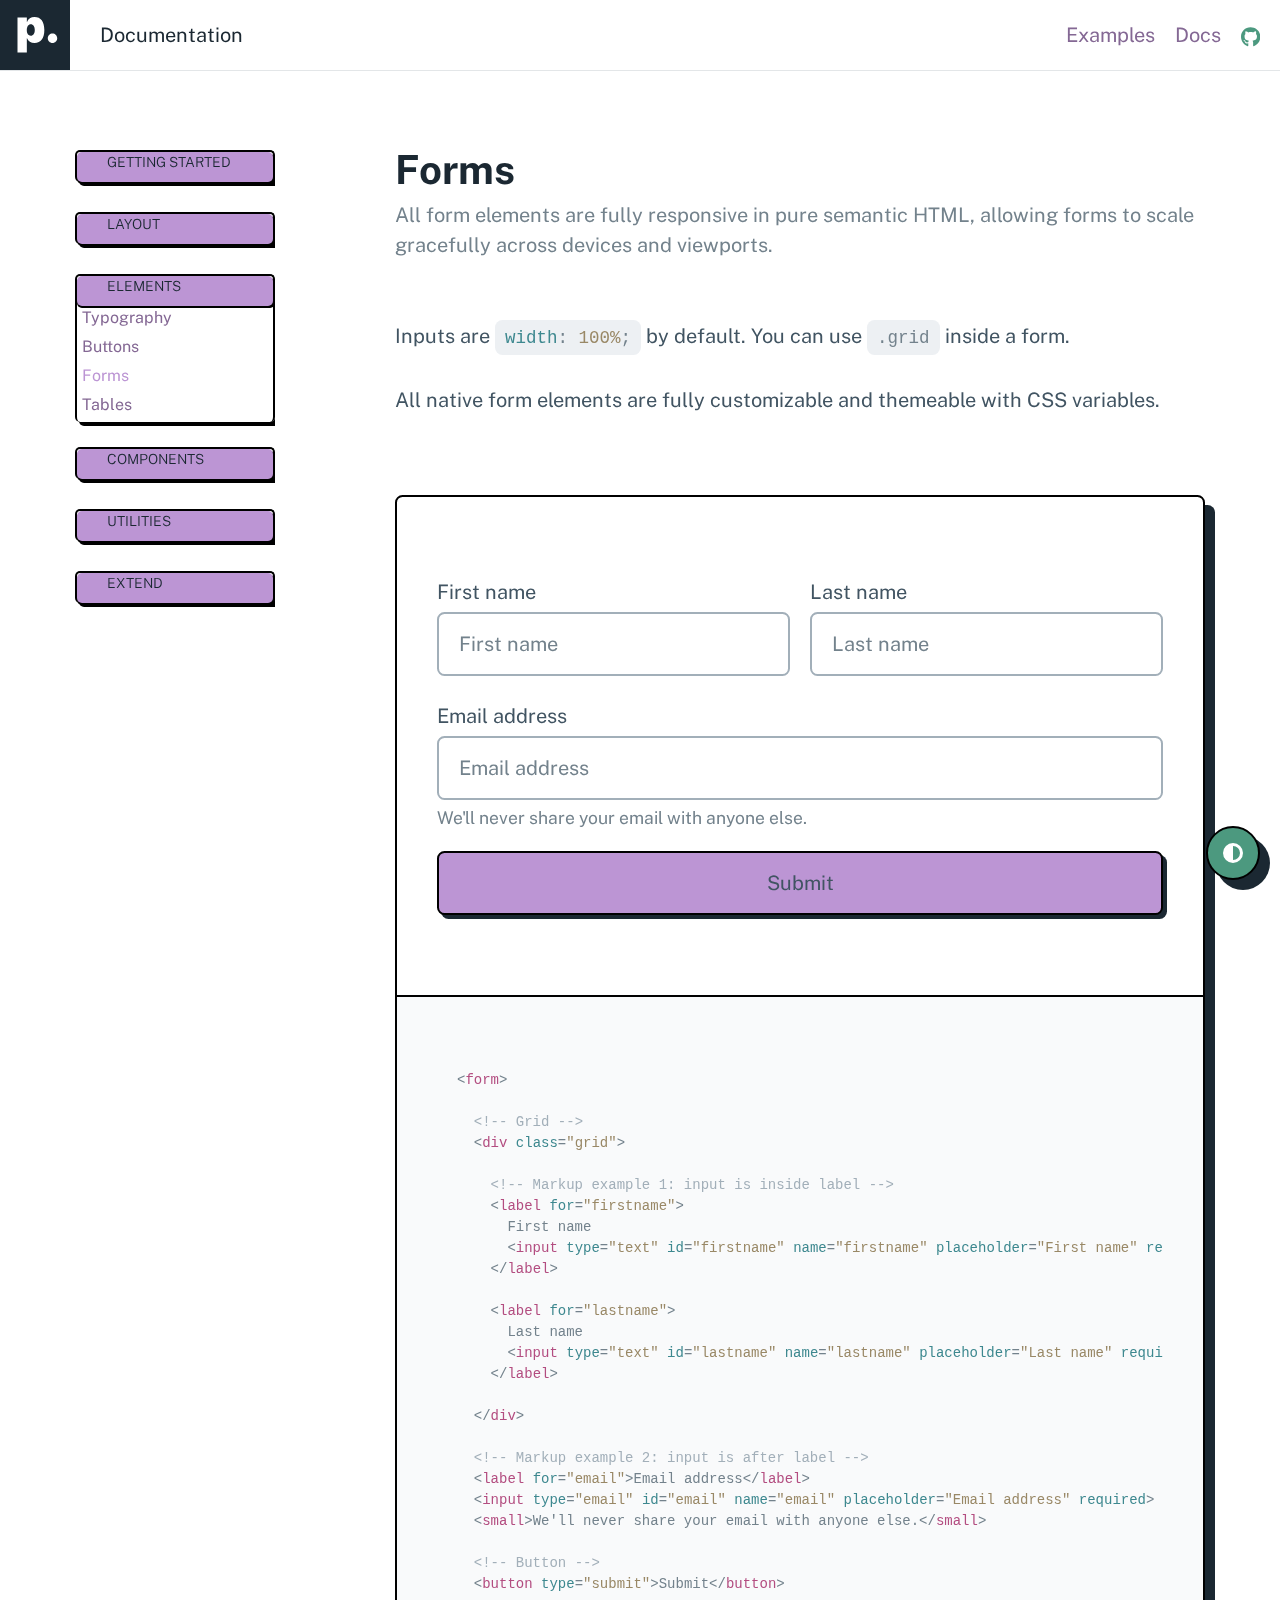
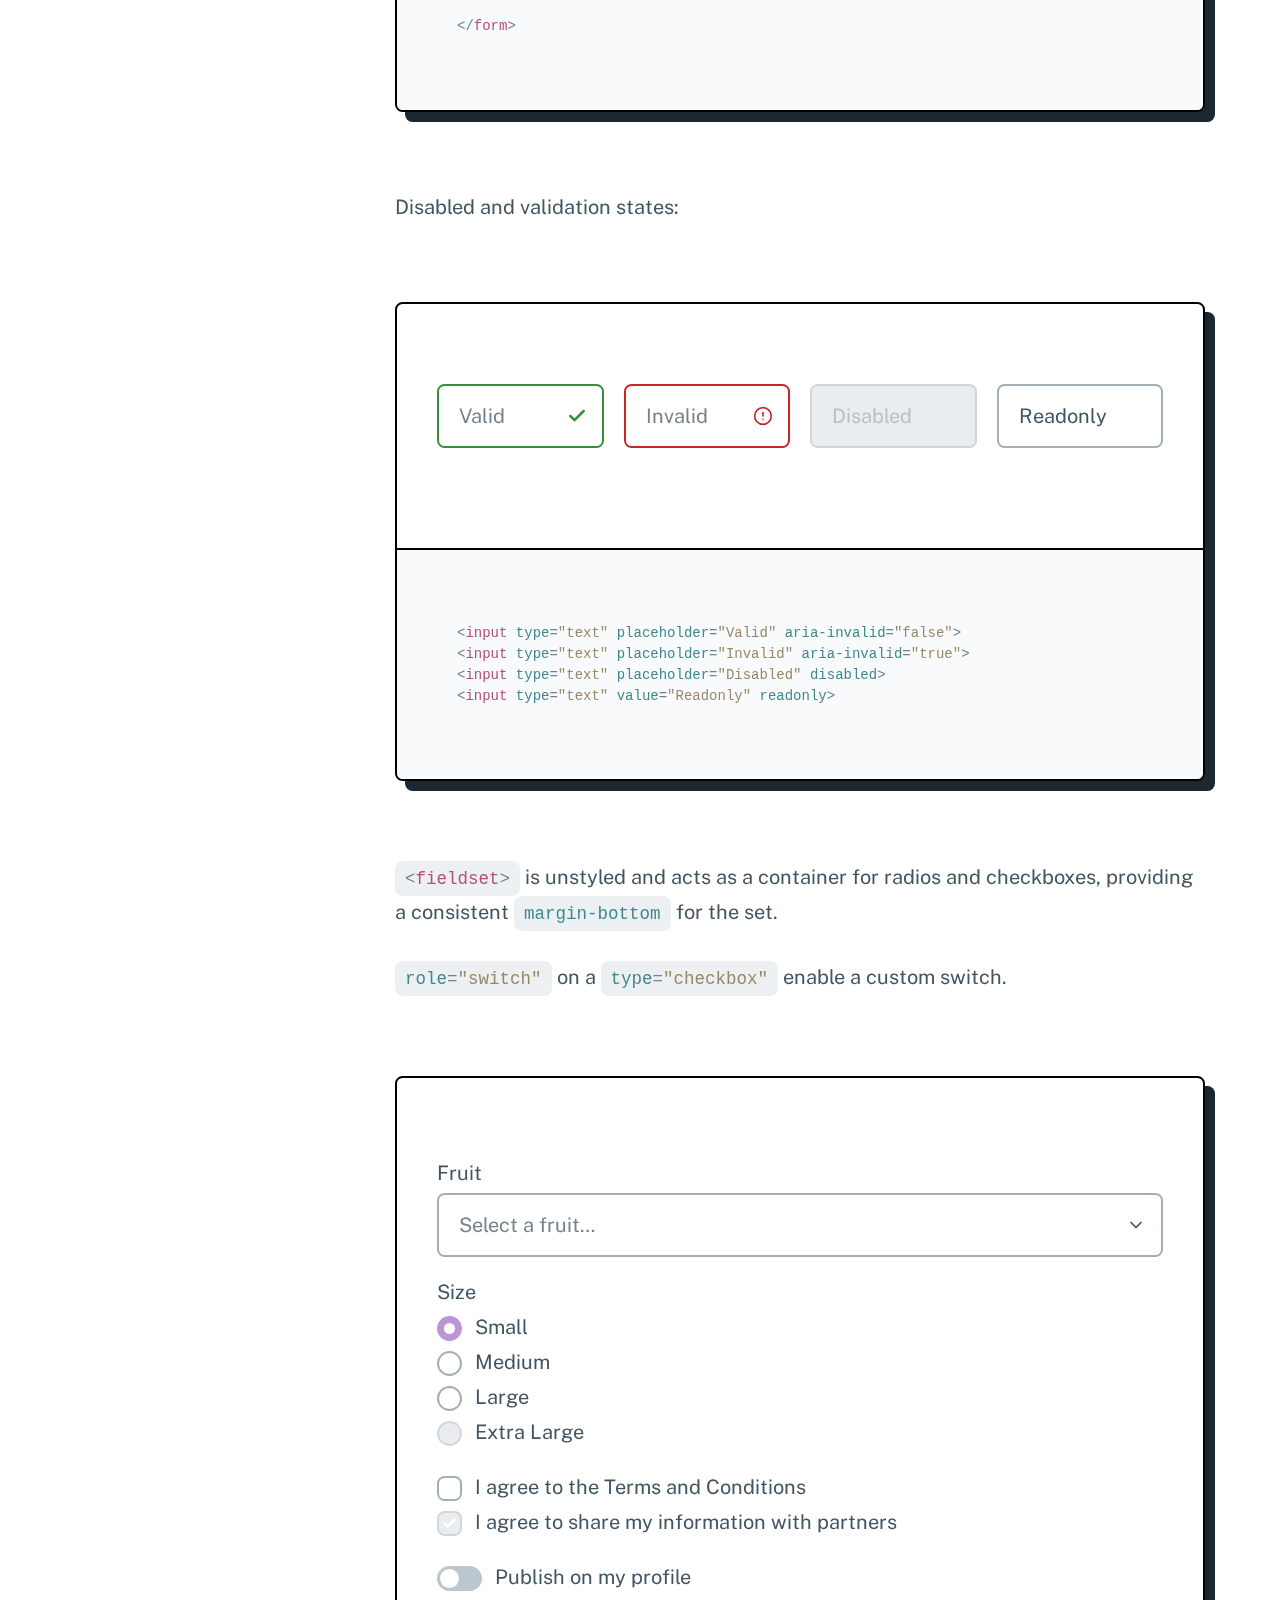
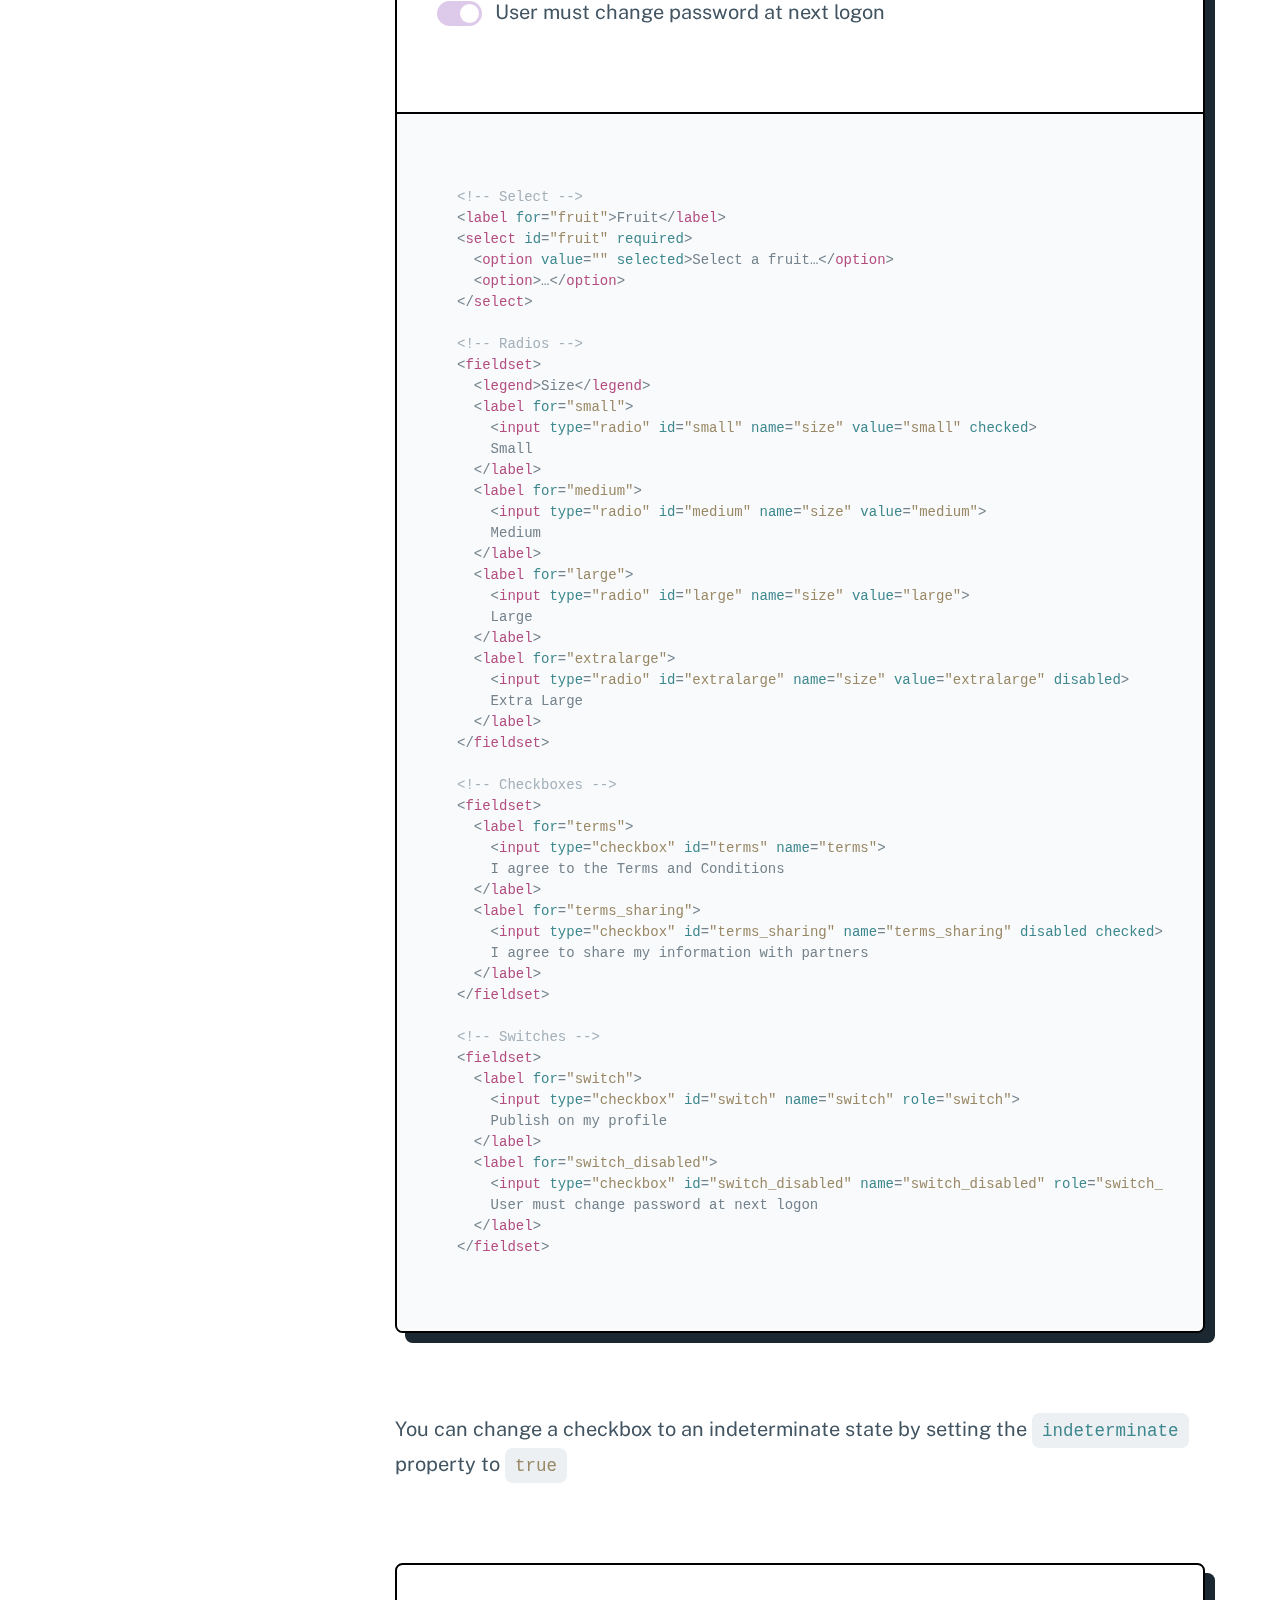
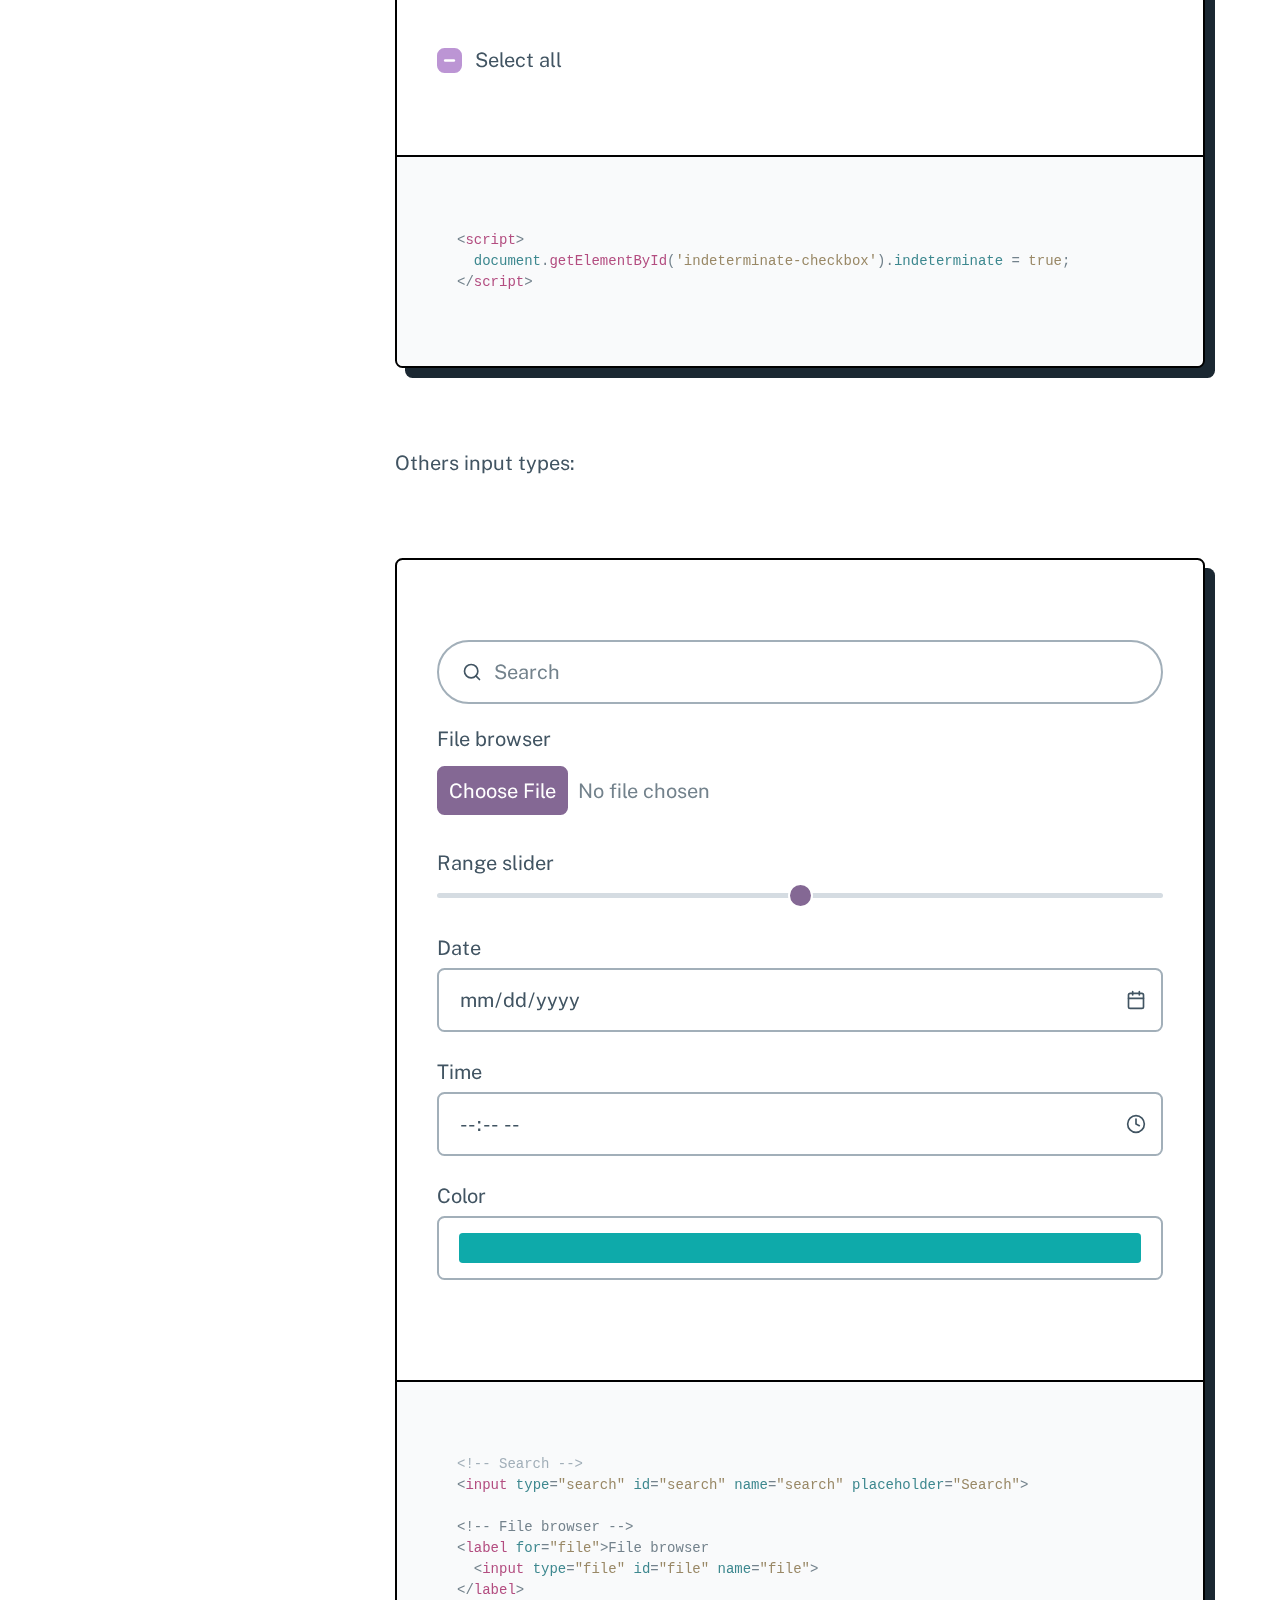
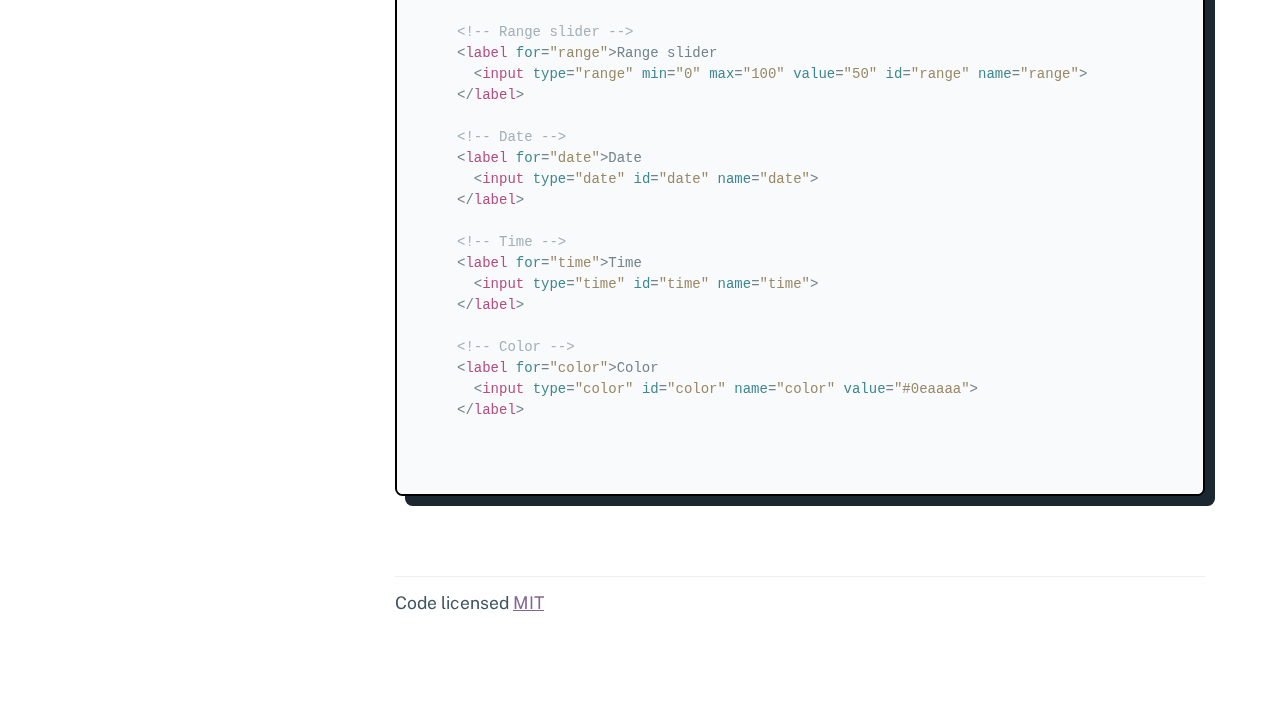
<file: .legacy-docs/forms.html>
<!doctype html><html lang="en"><head><meta charset="utf-8"><meta name="viewport" content="width=device-width,initial-scale=1"><title>Forms • Pico CSS</title><meta name="description" content="All form elements are fully responsive in pure semantic HTML, allowing forms to scale gracefully across devices and viewports."><link rel="shortcut icon" href="https://picocss.com/favicon.ico"><link rel="stylesheet" href="../css/pico.min.css"><link rel="stylesheet" href="css/pico.docs.min.css"><link rel="canonical" href="https://picocss.com/docs/forms.html"></head><body><nav class="container-fluid"><ul><li><a href="https://picocss.com" aria-label="Back home"><svg aria-hidden="true" focusable="false" role="img" xmlns="http://www.w3.org/2000/svg" viewBox="0 0 1000 1000" height="56px"><path fill="currentColor" d="M633.43 429.23c0 118.38-49.76 184.72-138.87 184.72-53 0-92.04-25.37-108.62-67.32h-2.6v203.12H250V249.7h133.67v64.72h2.28c17.24-43.9 55.3-69.92 107-69.92 90.4 0 140.48 66.02 140.48 184.73zm-136.6 0c0-49.76-22.1-81.96-56.9-81.96s-56.9 32.2-57.24 82.28c.33 50.4 22.1 81.63 57.24 81.63 35.12 0 56.9-31.87 56.9-81.95zM682.5 547.5c0-37.32 30.18-67.5 67.5-67.5s67.5 30.18 67.5 67.5S787.32 615 750 615s-67.5-30.18-67.5-67.5z"/></svg></a></li><li>Documentation</li></ul><ul><li><a href="https://picocss.com#examples" class="secondary">Examples</a></li><li><a href="./" class="secondary">Docs</a></li><li><a href="https://github.com/picocss/pico" class="contrast" aria-label="Pico GitHub repository"><svg aria-hidden="true" focusable="false" role="img" xmlns="http://www.w3.org/2000/svg" viewBox="0 0 496 512" height="16px"><path fill="currentColor" d="M165.9 397.4c0 2-2.3 3.6-5.2 3.6-3.3.3-5.6-1.3-5.6-3.6 0-2 2.3-3.6 5.2-3.6 3-.3 5.6 1.3 5.6 3.6zm-31.1-4.5c-.7 2 1.3 4.3 4.3 4.9 2.6 1 5.6 0 6.2-2s-1.3-4.3-4.3-5.2c-2.6-.7-5.5.3-6.2 2.3zm44.2-1.7c-2.9.7-4.9 2.6-4.6 4.9.3 2 2.9 3.3 5.9 2.6 2.9-.7 4.9-2.6 4.6-4.6-.3-1.9-3-3.2-5.9-2.9zM244.8 8C106.1 8 0 113.3 0 252c0 110.9 69.8 205.8 169.5 239.2 12.8 2.3 17.3-5.6 17.3-12.1 0-6.2-.3-40.4-.3-61.4 0 0-70 15-84.7-29.8 0 0-11.4-29.1-27.8-36.6 0 0-22.9-15.7 1.6-15.4 0 0 24.9 2 38.6 25.8 21.9 38.6 58.6 27.5 72.9 20.9 2.3-16 8.8-27.1 16-33.7-55.9-6.2-112.3-14.3-112.3-110.5 0-27.5 7.6-41.3 23.6-58.9-2.6-6.5-11.1-33.3 2.6-67.9 20.9-6.5 69 27 69 27 20-5.6 41.5-8.5 62.8-8.5s42.8 2.9 62.8 8.5c0 0 48.1-33.6 69-27 13.7 34.7 5.2 61.4 2.6 67.9 16 17.7 25.8 31.5 25.8 58.9 0 96.5-58.9 104.2-114.8 110.5 9.2 7.9 17 22.9 17 46.4 0 33.7-.3 75.4-.3 83.6 0 6.5 4.6 14.4 17.3 12.1C428.2 457.8 496 362.9 496 252 496 113.3 383.5 8 244.8 8zM97.2 352.9c-1.3 1-1 3.3.7 5.2 1.6 1.6 3.9 2.3 5.2 1 1.3-1 1-3.3-.7-5.2-1.6-1.6-3.9-2.3-5.2-1zm-10.8-8.1c-.7 1.3.3 2.9 2.3 3.9 1.6 1 3.6.7 4.3-.7.7-1.3-.3-2.9-2.3-3.9-2-.6-3.6-.3-4.3.7zm32.4 35.6c-1.6 1.3-1 4.3 1.3 6.2 2.3 2.3 5.2 2.6 6.5 1 1.3-1.3.7-4.3-1.3-6.2-2.2-2.3-5.2-2.6-6.5-1zm-11.4-14.7c-1.6 1-1.6 3.6 0 5.9 1.6 2.3 4.3 3.3 5.6 2.3 1.6-1.3 1.6-3.9 0-6.2-1.4-2.3-4-3.3-5.6-2z"></path></svg></a></li></ul></nav><main class="container" id="docs"><aside><nav class="closed-on-mobile"><a href="./" class="secondary" id="toggle-docs-navigation"><svg xmlns="http://www.w3.org/2000/svg" class="expand" fill="currentColor" viewBox="0 0 16 16" height="16px"><title>Expand</title><path fill-rule="evenodd" d="M1 8a.5.5 0 0 1 .5-.5h13a.5.5 0 0 1 0 1h-13A.5.5 0 0 1 1 8zM7.646.146a.5.5 0 0 1 .708 0l2 2a.5.5 0 0 1-.708.708L8.5 1.707V5.5a.5.5 0 0 1-1 0V1.707L6.354 2.854a.5.5 0 1 1-.708-.708l2-2zM8 10a.5.5 0 0 1 .5.5v3.793l1.146-1.147a.5.5 0 0 1 .708.708l-2 2a.5.5 0 0 1-.708 0l-2-2a.5.5 0 0 1 .708-.708L7.5 14.293V10.5A.5.5 0 0 1 8 10z"></path></svg> <svg xmlns="http://www.w3.org/2000/svg" class="collapse" fill="currentColor" viewBox="0 0 16 16" height="16px"><title>Collapse</title><path fill-rule="evenodd" d="M1 8a.5.5 0 0 1 .5-.5h13a.5.5 0 0 1 0 1h-13A.5.5 0 0 1 1 8zm7-8a.5.5 0 0 1 .5.5v3.793l1.146-1.147a.5.5 0 0 1 .708.708l-2 2a.5.5 0 0 1-.708 0l-2-2a.5.5 0 1 1 .708-.708L7.5 4.293V.5A.5.5 0 0 1 8 0zm-.5 11.707l-1.146 1.147a.5.5 0 0 1-.708-.708l2-2a.5.5 0 0 1 .708 0l2 2a.5.5 0 0 1-.708.708L8.5 11.707V15.5a.5.5 0 0 1-1 0v-3.793z"></path></svg> Table of contents</a><details><summary>Getting started</summary><ul><li><a href="./" id="start-link" class="secondary">Usage</a></li><li><a href="./themes.html" id="themes-link" class="secondary">Themes</a></li><li><a href="./customization.html" id="customization-link" class="secondary">Customization</a></li><li><a href="./classless.html" id="classless-link" class="secondary">Class-less version</a></li><li><a href="./rtl.html" id="rtl-link" class="secondary">RTL</a></li></ul></details><details><summary>Layout</summary><ul><li><a href="./containers.html" id="containers-link" class="secondary">Containers</a></li><li><a href="./grid.html" id="grid-link" class="secondary">Grid</a></li><li><a href="./scroller.html" id="scroller-link" class="secondary">Horizontal scroller</a></li></ul></details><details><summary>Elements</summary><ul><li><a href="./typography.html" id="typography-link" class="secondary">Typography</a></li><li><a href="./buttons.html" id="buttons-link" class="secondary">Buttons</a></li><li><a href="./forms.html" id="forms-link" class="secondary">Forms</a></li><li><a href="./tables.html" id="tables-link" class="secondary">Tables</a></li></ul></details><details><summary>Components</summary><ul><li><a href="./accordions.html" id="accordions-link" class="secondary">Accordions</a></li><li><a href="./cards.html" id="cards-link" class="secondary">Cards</a></li><li><a href="./dropdowns.html" id="dropdowns-link" class="secondary">Dropdowns</a></li><li><a href="./modal.html" id="modal-link" class="secondary">Modal</a></li><li><a href="./navs.html" id="navs-link" class="secondary">Navs</a></li><li><a href="./progress.html" id="progress-link" class="secondary">Progress</a></li></ul></details><details><summary>Utilities</summary><ul><li><a href="./loading.html" id="loading-link" class="secondary">Loading</a></li><li><a href="./tooltips.html" id="tooltips-link" class="secondary">Tooltips</a></li></ul></details><details><summary>Extend</summary><ul><li><a href="./we-love-classes.html" id="we-love-classes-link" class="secondary">We love .classes</a></li></ul></details></nav><script>const activeLink=document.querySelector("aside a#forms-link"),parentAccordion=activeLink.closest("details");activeLink.setAttribute("aria-current","page"),parentAccordion.setAttribute("open","true")</script></aside><div role="document"><section id="forms"><hgroup><h1>Forms</h1><h2>All form elements are fully responsive in pure semantic HTML, allowing forms to scale gracefully across devices and viewports.</h2></hgroup><p>Inputs are <code><i>width</i>: <u>100%</u>;</code> by default. You can use <code>.grid</code> inside a form.</p><p>All native form elements are fully customizable and themeable with CSS variables.</p><article aria-label="Form example"><form><div class="grid"><label for="firstname">First name <input type="text" id="firstname" name="firstname" placeholder="First name" required></label> <label for="lastname">Last name <input type="text" id="lastname" name="lastname" placeholder="Last name" required></label></div><label for="email">Email address</label> <input type="email" id="email" name="email" placeholder="Email address" required> <small>We'll never share your email with anyone else.</small> <button type="submit" aria-label="Example button" onclick="event.preventDefault()">Submit</button></form><footer class="code"><pre><code>&lt;<b>form</b>&gt;

  <em>&lt;!-- Grid --&gt;</em>
  &lt;<b>div</b> <i>class</i>=<u>"grid"</u>&gt;

    <em>&lt;!-- Markup example 1: input is inside label --&gt;</em>
    &lt;<b>label</b> <i>for</i>=<u>"firstname"</u>&gt;
      First name
      &lt;<b>input</b> <i>type</i>=<u>"text"</u> <i>id</i>=<u>"firstname"</u> <i>name</i>=<u>"firstname"</u> <i>placeholder</i>=<u>"First name"</u> <i>required</i>&gt;
    &lt;/<b>label</b>&gt;

    &lt;<b>label</b> <i>for</i>=<u>"lastname"</u>&gt;
      Last name
      &lt;<b>input</b> <i>type</i>=<u>"text"</u> <i>id</i>=<u>"lastname"</u> <i>name</i>=<u>"lastname"</u> <i>placeholder</i>=<u>"Last name"</u> <i>required</i>&gt;
    &lt;/<b>label</b>&gt;

  &lt;/<b>div</b>&gt;

  <em>&lt;!-- Markup example 2: input is after label --&gt;</em>
  &lt;<b>label</b> <i>for</i>=<u>"email"</u>&gt;Email address&lt;/<b>label</b>&gt;
  &lt;<b>input</b> <i>type</i>=<u>"email"</u> <i>id</i>=<u>"email"</u> <i>name</i>=<u>"email"</u> <i>placeholder</i>=<u>"Email address"</u> <i>required</i>&gt;
  &lt;<b>small</b>&gt;We'll never share your email with anyone else.&lt;/<b>small</b>&gt;

  <em>&lt;!-- Button --&gt;</em>
  &lt;<b>button</b> <i>type</i>=<u>"submit"</u>&gt;Submit&lt;/<b>button</b>&gt;

&lt;/<b>form</b>&gt;</code></pre></footer></article><p>Disabled and validation states:</p><article aria-label="Validation states examples"><form class="grid"><input type="text" placeholder="Valid" aria-label="Valid" aria-invalid="false"> <input type="text" placeholder="Invalid" aria-label="Invalid" aria-invalid="true"> <input type="text" placeholder="Disabled" aria-label="Disabled" disabled="disabled"> <input type="text" value="Readonly" aria-label="Readonly" readonly="readonly"></form><footer class="code"><pre><code>&lt;<b>input</b> <i>type</i>=<u>"text"</u> <i>placeholder</i>=<u>"Valid"</u> <i>aria-invalid</i>=<u>"false"</u>&gt;
&lt;<b>input</b> <i>type</i>=<u>"text"</u> <i>placeholder</i>=<u>"Invalid"</u> <i>aria-invalid</i>=<u>"true"</u>&gt;
&lt;<b>input</b> <i>type</i>=<u>"text"</u> <i>placeholder</i>=<u>"Disabled"</u> <i>disabled</i>&gt;
&lt;<b>input</b> <i>type</i>=<u>"text"</u> <i>value</i>=<u>"Readonly"</u> <i>readonly</i>&gt;</code></pre></footer></article><p><code>&lt;<b>fieldset</b>&gt;</code> is unstyled and acts as a container for radios and checkboxes, providing a consistent <code><i>margin-bottom</i></code> for the set.</p><p><code><i>role</i>=<u>"switch"</u></code> on a <code><i>type</i>=<u>"checkbox"</u></code> enable a custom switch.</p><article aria-label="Select, radios, checkboxes, switch examples"><label for="fruit">Fruit</label> <select id="fruit" required><option value="" selected="selected">Select a fruit…</option><option>Banana</option><option>Watermelon</option><option>Apple</option><option>Orange</option><option>Mango</option></select><fieldset><legend>Size</legend><label for="small"><input type="radio" id="small" name="size" value="small" checked="checked"> Small</label> <label for="medium"><input type="radio" id="medium" name="size" value="medium"> Medium</label> <label for="large"><input type="radio" id="large" name="size" value="large"> Large</label> <label for="extralarge"><input type="radio" id="extralarge" name="size" value="extralarge" disabled="disabled"> Extra Large</label></fieldset><fieldset><label for="terms"><input type="checkbox" id="terms" name="terms"> I agree to the Terms and Conditions</label> <label for="terms_sharing"><input type="checkbox" id="terms_sharing" name="terms_sharing" disabled="disabled" checked="checked"> I agree to share my information with partners</label></fieldset><fieldset><label for="switch"><input type="checkbox" id="switch" name="switch" role="switch"> Publish on my profile</label> <label for="switch_disabled"><input type="checkbox" id="switch_disabled" name="switch_disabled" role="switch" disabled="disabled" checked="checked"> User must change password at next logon</label></fieldset><footer class="code"><pre><code><em>&lt;!-- Select --&gt;</em>
&lt;<b>label</b> <i>for</i>=<u>"fruit"</u>&gt;Fruit&lt;/<b>label</b>&gt;
&lt;<b>select</b> <i>id</i>=<u>"fruit"</u> <i>required</i>&gt;
  &lt;<b>option</b> <i>value</i>=<u>""</u> <i>selected</i>&gt;Select a fruit…&lt;/<b>option</b>&gt;
  &lt;<b>option</b>&gt;…&lt;/<b>option</b>&gt;
&lt;/<b>select</b>&gt;

<em>&lt;!-- Radios --&gt;</em>
&lt;<b>fieldset</b>&gt;
  &lt;<b>legend</b>&gt;Size&lt;/<b>legend</b>&gt;
  &lt;<b>label</b> <i>for</i>=<u>"small"</u>&gt;
    &lt;<b>input</b> <i>type</i>=<u>"radio"</u> <i>id</i>=<u>"small"</u> <i>name</i>=<u>"size"</u> <i>value</i>=<u>"small"</u> <i>checked</i>&gt;
    Small
  &lt;/<b>label</b>&gt;
  &lt;<b>label</b> <i>for</i>=<u>"medium"</u>&gt;
    &lt;<b>input</b> <i>type</i>=<u>"radio"</u> <i>id</i>=<u>"medium"</u> <i>name</i>=<u>"size"</u> <i>value</i>=<u>"medium"</u>&gt;
    Medium
  &lt;/<b>label</b>&gt;
  &lt;<b>label</b> <i>for</i>=<u>"large"</u>&gt;
    &lt;<b>input</b> <i>type</i>=<u>"radio"</u> <i>id</i>=<u>"large"</u> <i>name</i>=<u>"size"</u> <i>value</i>=<u>"large"</u>&gt;
    Large
  &lt;/<b>label</b>&gt;
  &lt;<b>label</b> <i>for</i>=<u>"extralarge"</u>&gt;
    &lt;<b>input</b> <i>type</i>=<u>"radio"</u> <i>id</i>=<u>"extralarge"</u> <i>name</i>=<u>"size"</u> <i>value</i>=<u>"extralarge"</u> <i>disabled</i>&gt;
    Extra Large
  &lt;/<b>label</b>&gt;
&lt;/<b>fieldset</b>&gt;

<em>&lt;!-- Checkboxes --&gt;</em>
&lt;<b>fieldset</b>&gt;
  &lt;<b>label</b> <i>for</i>=<u>"terms"</u>&gt;
    &lt;<b>input</b> <i>type</i>=<u>"checkbox"</u> <i>id</i>=<u>"terms"</u> <i>name</i>=<u>"terms"</u>&gt;
    I agree to the Terms and Conditions
  &lt;/<b>label</b>&gt;
  &lt;<b>label</b> <i>for</i>=<u>"terms_sharing"</u>&gt;
    &lt;<b>input</b> <i>type</i>=<u>"checkbox"</u> <i>id</i>=<u>"terms_sharing"</u> <i>name</i>=<u>"terms_sharing"</u> <i>disabled checked</i>&gt;
    I agree to share my information with partners
  &lt;/<b>label</b>&gt;
&lt;/<b>fieldset</b>&gt;

<em>&lt;!-- Switches --&gt;</em>
&lt;<b>fieldset</b>&gt;
  &lt;<b>label</b> <i>for</i>=<u>"switch"</u>&gt;
    &lt;<b>input</b> <i>type</i>=<u>"checkbox"</u> <i>id</i>=<u>"switch"</u> <i>name</i>=<u>"switch"</u> <i>role</i>=<u>"switch"</u>&gt;
    Publish on my profile
  &lt;/<b>label</b>&gt;
  &lt;<b>label</b> <i>for</i>=<u>"switch_disabled"</u>&gt;
    &lt;<b>input</b> <i>type</i>=<u>"checkbox"</u> <i>id</i>=<u>"switch_disabled"</u> <i>name</i>=<u>"switch_disabled"</u> <i>role</i>=<u>"switch_disabled"</u> <i>disabled checked</i>&gt;
    User must change password at next logon
  &lt;/<b>label</b>&gt;
&lt;/<b>fieldset</b>&gt;</code></pre></footer></article><p>You can change a checkbox to an indeterminate state by setting the <code><i>indeterminate</i></code> property to <code><u>true</u></code></p><article aria-label="Indeterminate checkbox example"><label for="indeterminate-checkbox"><input type="checkbox" id="indeterminate-checkbox" name="indeterminate-checkbox"> Select all</label><script>document.getElementById("indeterminate-checkbox").indeterminate=!0</script><footer class="code"><pre><code>&lt;<b>script</b>&gt;
  <i>document</i>.<b>getElementById</b>(<u>'indeterminate-checkbox'</u>).<i>indeterminate</i> = <u>true</u>;
&lt;/<b>script</b>&gt;</code></pre></footer></article><p>Others input types:</p><article aria-label="Search, file browser, range slider, date, time, color examples"><input type="search" id="search" name="search" placeholder="Search"> <label for="file">File browser <input type="file" id="file" name="file"></label> <label for="range">Range slider <input type="range" min="0" max="100" value="50" id="range" name="range"></label> <label for="date">Date <input type="date" id="date" name="date"></label> <label for="time">Time <input type="time" id="time" name="time"></label> <label for="color">Color <input type="color" id="color" name="color" value="#0eaaaa"></label><footer class="code"><pre><code><em>&lt;!-- Search --&gt;</em>
&lt;<b>input</b> <i>type</i>=<u>"search"</u> <i>id</i>=<u>"search"</u> <i>name</i>=<u>"search"</u> <i>placeholder</i>=<u>"Search"</u>&gt;

&lt;!-- File browser --&gt;
&lt;<b>label</b> <i>for</i>=<u>"file"</u>&gt;File browser
  &lt;<b>input</b> <i>type</i>=<u>"file"</u> <i>id</i>=<u>"file"</u> <i>name</i>=<u>"file"</u>&gt;
&lt;/<b>label</b>&gt;

<em>&lt;!-- Range slider --&gt;</em>
&lt;<b>label</b> <i>for</i>=<u>"range"</u>&gt;Range slider
  &lt;<b>input</b> <i>type</i>=<u>"range"</u> <i>min</i>=<u>"0"</u> <i>max</i>=<u>"100"</u> <i>value</i>=<u>"50"</u> <i>id</i>=<u>"range"</u> <i>name</i>=<u>"range"</u>&gt;
&lt;/<b>label</b>&gt;

<em>&lt;!-- Date --&gt;</em>
&lt;<b>label</b> <i>for</i>=<u>"date"</u>&gt;Date
  &lt;<b>input</b> <i>type</i>=<u>"date"</u> <i>id</i>=<u>"date"</u> <i>name</i>=<u>"date"</u>&gt;
&lt;/<b>label</b>&gt;

<em>&lt;!-- Time --&gt;</em>
&lt;<b>label</b> <i>for</i>=<u>"time"</u>&gt;Time
  &lt;<b>input</b> <i>type</i>=<u>"time"</u> <i>id</i>=<u>"time"</u> <i>name</i>=<u>"time"</u>&gt;
&lt;/<b>label</b>&gt;

<em>&lt;!-- Color --&gt;</em>
&lt;<b>label</b> <i>for</i>=<u>"color"</u>&gt;Color
  &lt;<b>input</b> <i>type</i>=<u>"color"</u> <i>id</i>=<u>"color"</u> <i>name</i>=<u>"color"</u> <i>value</i>=<u>"#0eaaaa"</u>>
&lt;/<b>label</b>&gt;</code></pre></footer></article></section><footer><hr><p><small>Code licensed <a href="https://github.com/picocss/pico/blob/master/LICENSE.md" class="secondary">MIT</a></small></p></footer></div></main><script src="js/commons.min.js"></script></body></html>
</file>
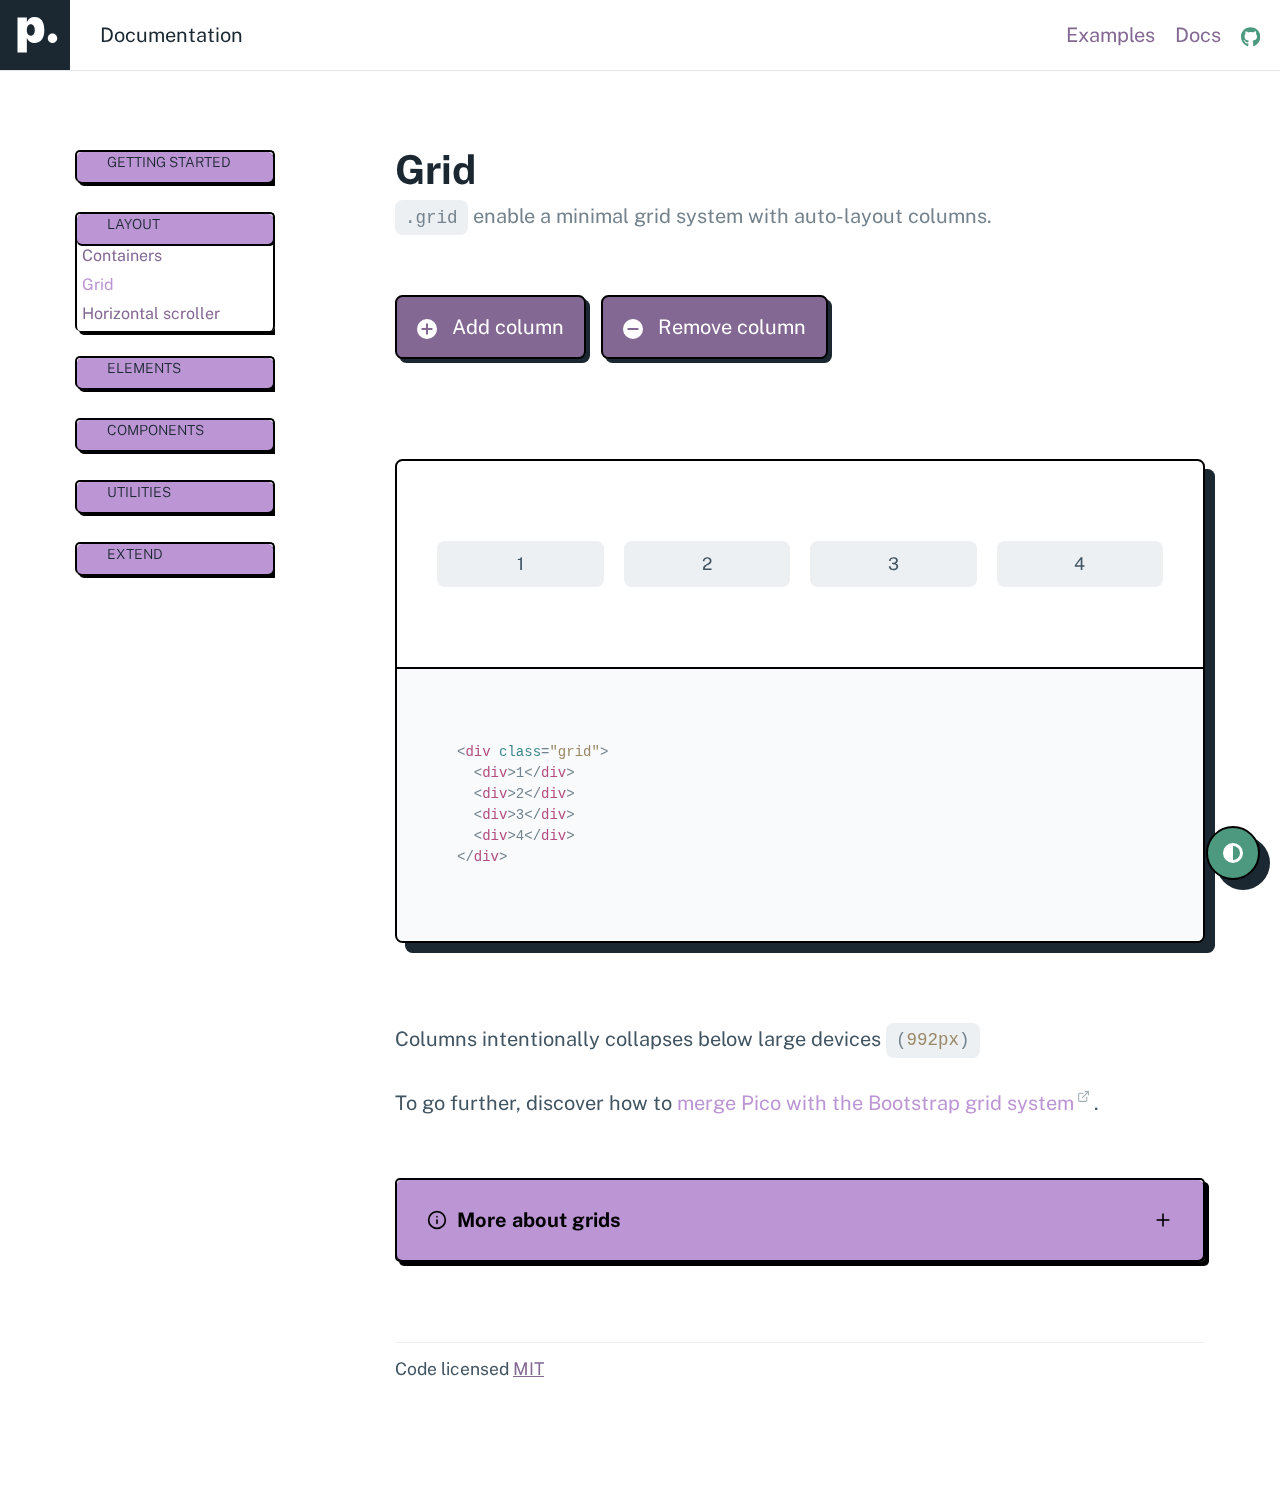
<file: .legacy-docs/grid.html>
<!doctype html><html lang="en"><head><meta charset="utf-8"><meta name="viewport" content="width=device-width,initial-scale=1"><title>Grid • Pico CSS</title><meta name="description" content=".grid enable a minimal grid system with auto-layout columns."><link rel="shortcut icon" href="https://picocss.com/favicon.ico"><link rel="stylesheet" href="../css/pico.min.css"><link rel="stylesheet" href="css/pico.docs.min.css"><link rel="canonical" href="https://picocss.com/docs/grid.html"></head><body><nav class="container-fluid"><ul><li><a href="https://picocss.com" aria-label="Back home"><svg aria-hidden="true" focusable="false" role="img" xmlns="http://www.w3.org/2000/svg" viewBox="0 0 1000 1000" height="56px"><path fill="currentColor" d="M633.43 429.23c0 118.38-49.76 184.72-138.87 184.72-53 0-92.04-25.37-108.62-67.32h-2.6v203.12H250V249.7h133.67v64.72h2.28c17.24-43.9 55.3-69.92 107-69.92 90.4 0 140.48 66.02 140.48 184.73zm-136.6 0c0-49.76-22.1-81.96-56.9-81.96s-56.9 32.2-57.24 82.28c.33 50.4 22.1 81.63 57.24 81.63 35.12 0 56.9-31.87 56.9-81.95zM682.5 547.5c0-37.32 30.18-67.5 67.5-67.5s67.5 30.18 67.5 67.5S787.32 615 750 615s-67.5-30.18-67.5-67.5z"/></svg></a></li><li>Documentation</li></ul><ul><li><a href="https://picocss.com#examples" class="secondary">Examples</a></li><li><a href="./" class="secondary">Docs</a></li><li><a href="https://github.com/picocss/pico" class="contrast" aria-label="Pico GitHub repository"><svg aria-hidden="true" focusable="false" role="img" xmlns="http://www.w3.org/2000/svg" viewBox="0 0 496 512" height="16px"><path fill="currentColor" d="M165.9 397.4c0 2-2.3 3.6-5.2 3.6-3.3.3-5.6-1.3-5.6-3.6 0-2 2.3-3.6 5.2-3.6 3-.3 5.6 1.3 5.6 3.6zm-31.1-4.5c-.7 2 1.3 4.3 4.3 4.9 2.6 1 5.6 0 6.2-2s-1.3-4.3-4.3-5.2c-2.6-.7-5.5.3-6.2 2.3zm44.2-1.7c-2.9.7-4.9 2.6-4.6 4.9.3 2 2.9 3.3 5.9 2.6 2.9-.7 4.9-2.6 4.6-4.6-.3-1.9-3-3.2-5.9-2.9zM244.8 8C106.1 8 0 113.3 0 252c0 110.9 69.8 205.8 169.5 239.2 12.8 2.3 17.3-5.6 17.3-12.1 0-6.2-.3-40.4-.3-61.4 0 0-70 15-84.7-29.8 0 0-11.4-29.1-27.8-36.6 0 0-22.9-15.7 1.6-15.4 0 0 24.9 2 38.6 25.8 21.9 38.6 58.6 27.5 72.9 20.9 2.3-16 8.8-27.1 16-33.7-55.9-6.2-112.3-14.3-112.3-110.5 0-27.5 7.6-41.3 23.6-58.9-2.6-6.5-11.1-33.3 2.6-67.9 20.9-6.5 69 27 69 27 20-5.6 41.5-8.5 62.8-8.5s42.8 2.9 62.8 8.5c0 0 48.1-33.6 69-27 13.7 34.7 5.2 61.4 2.6 67.9 16 17.7 25.8 31.5 25.8 58.9 0 96.5-58.9 104.2-114.8 110.5 9.2 7.9 17 22.9 17 46.4 0 33.7-.3 75.4-.3 83.6 0 6.5 4.6 14.4 17.3 12.1C428.2 457.8 496 362.9 496 252 496 113.3 383.5 8 244.8 8zM97.2 352.9c-1.3 1-1 3.3.7 5.2 1.6 1.6 3.9 2.3 5.2 1 1.3-1 1-3.3-.7-5.2-1.6-1.6-3.9-2.3-5.2-1zm-10.8-8.1c-.7 1.3.3 2.9 2.3 3.9 1.6 1 3.6.7 4.3-.7.7-1.3-.3-2.9-2.3-3.9-2-.6-3.6-.3-4.3.7zm32.4 35.6c-1.6 1.3-1 4.3 1.3 6.2 2.3 2.3 5.2 2.6 6.5 1 1.3-1.3.7-4.3-1.3-6.2-2.2-2.3-5.2-2.6-6.5-1zm-11.4-14.7c-1.6 1-1.6 3.6 0 5.9 1.6 2.3 4.3 3.3 5.6 2.3 1.6-1.3 1.6-3.9 0-6.2-1.4-2.3-4-3.3-5.6-2z"></path></svg></a></li></ul></nav><main class="container" id="docs"><aside><nav class="closed-on-mobile"><a href="./" class="secondary" id="toggle-docs-navigation"><svg xmlns="http://www.w3.org/2000/svg" class="expand" fill="currentColor" viewBox="0 0 16 16" height="16px"><title>Expand</title><path fill-rule="evenodd" d="M1 8a.5.5 0 0 1 .5-.5h13a.5.5 0 0 1 0 1h-13A.5.5 0 0 1 1 8zM7.646.146a.5.5 0 0 1 .708 0l2 2a.5.5 0 0 1-.708.708L8.5 1.707V5.5a.5.5 0 0 1-1 0V1.707L6.354 2.854a.5.5 0 1 1-.708-.708l2-2zM8 10a.5.5 0 0 1 .5.5v3.793l1.146-1.147a.5.5 0 0 1 .708.708l-2 2a.5.5 0 0 1-.708 0l-2-2a.5.5 0 0 1 .708-.708L7.5 14.293V10.5A.5.5 0 0 1 8 10z"></path></svg> <svg xmlns="http://www.w3.org/2000/svg" class="collapse" fill="currentColor" viewBox="0 0 16 16" height="16px"><title>Collapse</title><path fill-rule="evenodd" d="M1 8a.5.5 0 0 1 .5-.5h13a.5.5 0 0 1 0 1h-13A.5.5 0 0 1 1 8zm7-8a.5.5 0 0 1 .5.5v3.793l1.146-1.147a.5.5 0 0 1 .708.708l-2 2a.5.5 0 0 1-.708 0l-2-2a.5.5 0 1 1 .708-.708L7.5 4.293V.5A.5.5 0 0 1 8 0zm-.5 11.707l-1.146 1.147a.5.5 0 0 1-.708-.708l2-2a.5.5 0 0 1 .708 0l2 2a.5.5 0 0 1-.708.708L8.5 11.707V15.5a.5.5 0 0 1-1 0v-3.793z"></path></svg> Table of contents</a><details><summary>Getting started</summary><ul><li><a href="./" id="start-link" class="secondary">Usage</a></li><li><a href="./themes.html" id="themes-link" class="secondary">Themes</a></li><li><a href="./customization.html" id="customization-link" class="secondary">Customization</a></li><li><a href="./classless.html" id="classless-link" class="secondary">Class-less version</a></li><li><a href="./rtl.html" id="rtl-link" class="secondary">RTL</a></li></ul></details><details><summary>Layout</summary><ul><li><a href="./containers.html" id="containers-link" class="secondary">Containers</a></li><li><a href="./grid.html" id="grid-link" class="secondary">Grid</a></li><li><a href="./scroller.html" id="scroller-link" class="secondary">Horizontal scroller</a></li></ul></details><details><summary>Elements</summary><ul><li><a href="./typography.html" id="typography-link" class="secondary">Typography</a></li><li><a href="./buttons.html" id="buttons-link" class="secondary">Buttons</a></li><li><a href="./forms.html" id="forms-link" class="secondary">Forms</a></li><li><a href="./tables.html" id="tables-link" class="secondary">Tables</a></li></ul></details><details><summary>Components</summary><ul><li><a href="./accordions.html" id="accordions-link" class="secondary">Accordions</a></li><li><a href="./cards.html" id="cards-link" class="secondary">Cards</a></li><li><a href="./dropdowns.html" id="dropdowns-link" class="secondary">Dropdowns</a></li><li><a href="./modal.html" id="modal-link" class="secondary">Modal</a></li><li><a href="./navs.html" id="navs-link" class="secondary">Navs</a></li><li><a href="./progress.html" id="progress-link" class="secondary">Progress</a></li></ul></details><details><summary>Utilities</summary><ul><li><a href="./loading.html" id="loading-link" class="secondary">Loading</a></li><li><a href="./tooltips.html" id="tooltips-link" class="secondary">Tooltips</a></li></ul></details><details><summary>Extend</summary><ul><li><a href="./we-love-classes.html" id="we-love-classes-link" class="secondary">We love .classes</a></li></ul></details></nav><script>const activeLink=document.querySelector("aside a#grid-link"),parentAccordion=activeLink.closest("details");activeLink.setAttribute("aria-current","page"),parentAccordion.setAttribute("open","true")</script></aside><div role="document"><section id="grid"><hgroup><h1>Grid</h1><h2><code>.grid</code> enable a minimal grid system with auto-layout columns.</h2></hgroup><article aria-label="Grid example"><div class="grid"><div>1</div><div>2</div><div>3</div><div>4</div></div><footer class="code"><pre><code>&lt;<b>div</b> <i>class</i>=<u>"grid"</u>&gt;
  &lt;<b>div</b>&gt;1&lt;/<b>div</b>&gt;
  &lt;<b>div</b>&gt;2&lt;/<b>div</b>&gt;
  &lt;<b>div</b>&gt;3&lt;/<b>div</b>&gt;
  &lt;<b>div</b>&gt;4&lt;/<b>div</b>&gt;
&lt;/<b>div</b>&gt;</code></pre></footer></article><p>Columns intentionally collapses below large devices <code>(<u>992px</u>)</code></p><p>To go further, discover how to <a href="https://codesandbox.io/s/github/picocss/examples/tree/master/v1-bootstrap-grid">merge Pico with the Bootstrap grid system</a>.</p><details><summary><svg aria-hidden="true" focusable="false" role="img" xmlns="http://www.w3.org/2000/svg" height="16px" viewBox="0 0 24 24" fill="none" stroke="currentColor" stroke-width="2" stroke-linecap="round" stroke-linejoin="round"><circle cx="12" cy="12" r="10"></circle><line x1="12" y1="16" x2="12" y2="12"></line><line x1="12" y1="8" x2="12.01" y2="8"></line></svg> &nbsp;More about grids</summary><p>As Pico focuses on native HTML elements, we kept this grid system very minimalist.</p><p>A complete grid system in flexbox, with all the ordering, offsetting and, breakpoints utilities, can be heavier than the total size of the Pico library. Not really in the Pico spirit.</p><p>If you need a quick way to prototyping or build a complex layout, you can look at <strong>Flexbox grid layouts</strong>. For example, <a href="https://getbootstrap.com/docs/4.2/getting-started/contents/">Bootstrap Grid System only</a> or <a href="http://flexboxgrid.com/">Flexbox Grid</a>.</p><p>If you need a light and custom grid, you can look at <strong>CSS Grid Generators</strong>. For example, <a href="https://cssgrid-generator.netlify.com/">CSS Grid Generator</a>, <a href="http://grid.layoutit.com/">Layoutit!</a> or <a href="https://griddy.io/">Griddy</a>.</p><p>Alternatively, you can <a href="https://learncssgrid.com/">learn about CSS Grid</a>.</p></details></section><footer><hr><p><small>Code licensed <a href="https://github.com/picocss/pico/blob/master/LICENSE.md" class="secondary">MIT</a></small></p></footer></div></main><script src="js/commons.min.js"></script><script src="js/grid.min.js"></script></body></html>
</file>
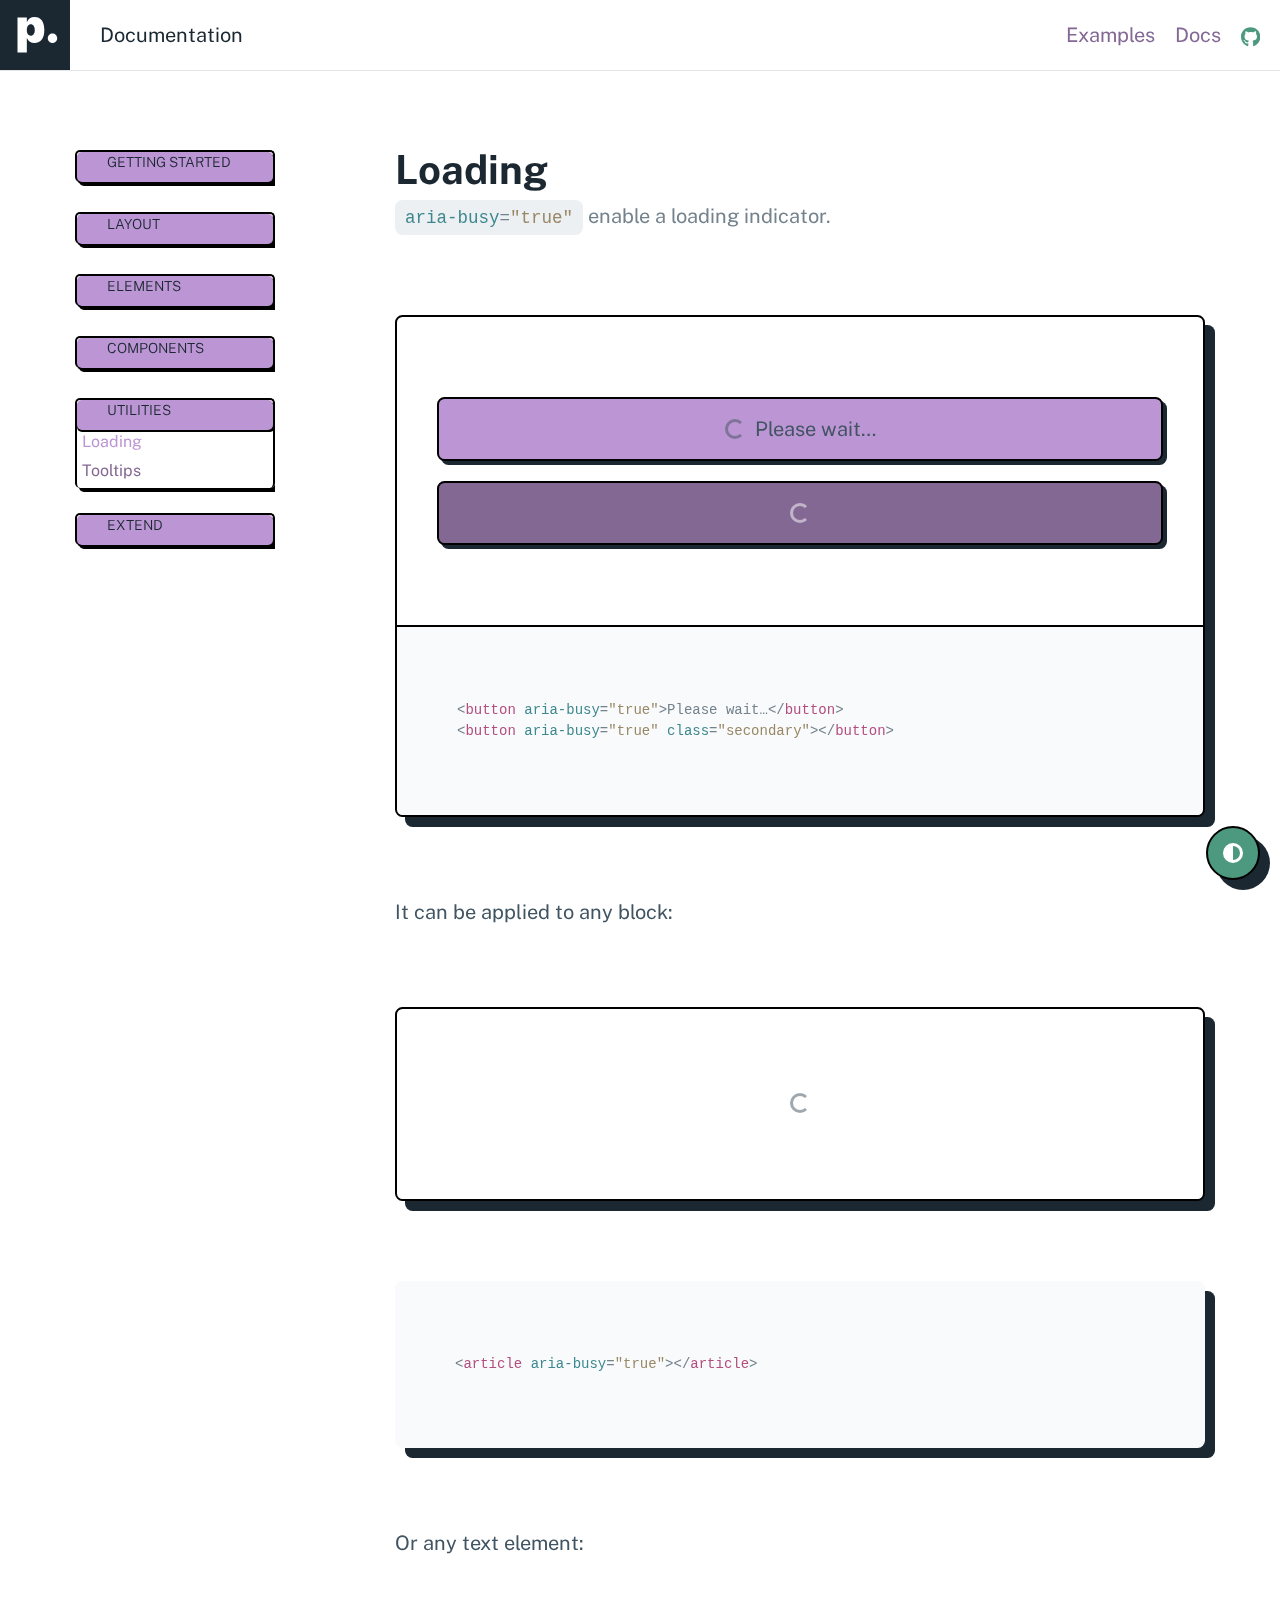
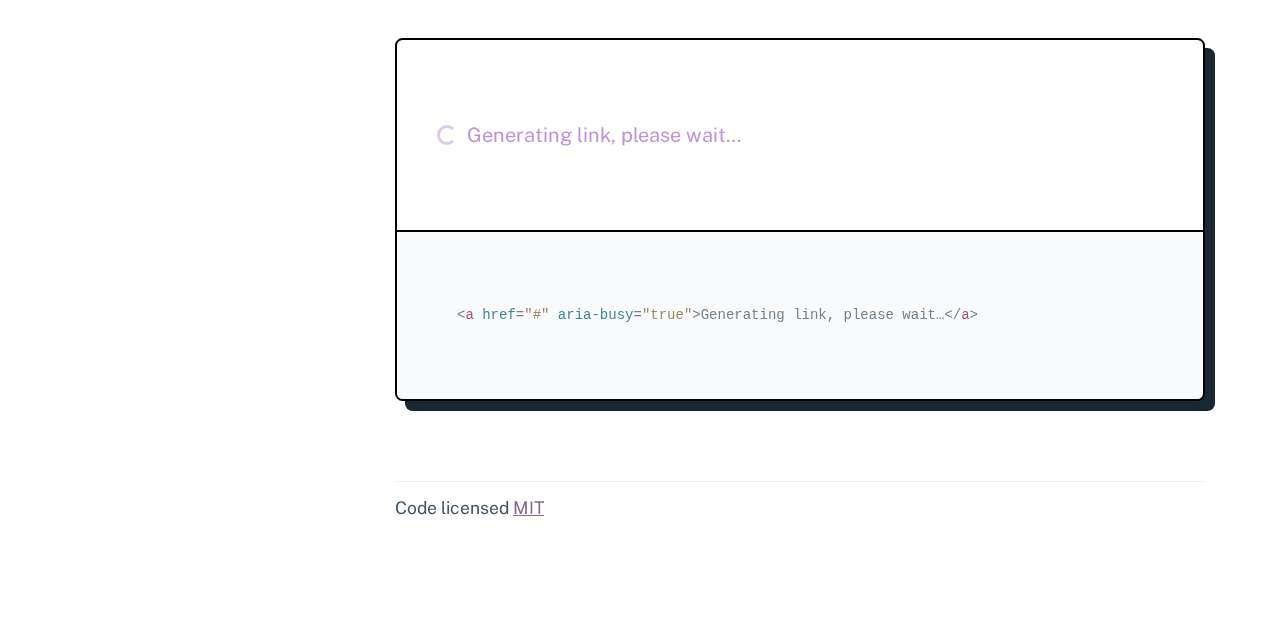
<file: .legacy-docs/loading.html>
<!doctype html><html lang="en"><head><meta charset="utf-8"><meta name="viewport" content="width=device-width,initial-scale=1"><title>Loading • Pico CSS</title><meta name="description" content="aria-busy='true' enable a loading indicator."><link rel="shortcut icon" href="https://picocss.com/favicon.ico"><link rel="stylesheet" href="../css/pico.min.css"><link rel="stylesheet" href="css/pico.docs.min.css"><link rel="canonical" href="https://picocss.com/docs/loading.html"></head><body><nav class="container-fluid"><ul><li><a href="https://picocss.com" aria-label="Back home"><svg aria-hidden="true" focusable="false" role="img" xmlns="http://www.w3.org/2000/svg" viewBox="0 0 1000 1000" height="56px"><path fill="currentColor" d="M633.43 429.23c0 118.38-49.76 184.72-138.87 184.72-53 0-92.04-25.37-108.62-67.32h-2.6v203.12H250V249.7h133.67v64.72h2.28c17.24-43.9 55.3-69.92 107-69.92 90.4 0 140.48 66.02 140.48 184.73zm-136.6 0c0-49.76-22.1-81.96-56.9-81.96s-56.9 32.2-57.24 82.28c.33 50.4 22.1 81.63 57.24 81.63 35.12 0 56.9-31.87 56.9-81.95zM682.5 547.5c0-37.32 30.18-67.5 67.5-67.5s67.5 30.18 67.5 67.5S787.32 615 750 615s-67.5-30.18-67.5-67.5z"/></svg></a></li><li>Documentation</li></ul><ul><li><a href="https://picocss.com#examples" class="secondary">Examples</a></li><li><a href="./" class="secondary">Docs</a></li><li><a href="https://github.com/picocss/pico" class="contrast" aria-label="Pico GitHub repository"><svg aria-hidden="true" focusable="false" role="img" xmlns="http://www.w3.org/2000/svg" viewBox="0 0 496 512" height="16px"><path fill="currentColor" d="M165.9 397.4c0 2-2.3 3.6-5.2 3.6-3.3.3-5.6-1.3-5.6-3.6 0-2 2.3-3.6 5.2-3.6 3-.3 5.6 1.3 5.6 3.6zm-31.1-4.5c-.7 2 1.3 4.3 4.3 4.9 2.6 1 5.6 0 6.2-2s-1.3-4.3-4.3-5.2c-2.6-.7-5.5.3-6.2 2.3zm44.2-1.7c-2.9.7-4.9 2.6-4.6 4.9.3 2 2.9 3.3 5.9 2.6 2.9-.7 4.9-2.6 4.6-4.6-.3-1.9-3-3.2-5.9-2.9zM244.8 8C106.1 8 0 113.3 0 252c0 110.9 69.8 205.8 169.5 239.2 12.8 2.3 17.3-5.6 17.3-12.1 0-6.2-.3-40.4-.3-61.4 0 0-70 15-84.7-29.8 0 0-11.4-29.1-27.8-36.6 0 0-22.9-15.7 1.6-15.4 0 0 24.9 2 38.6 25.8 21.9 38.6 58.6 27.5 72.9 20.9 2.3-16 8.8-27.1 16-33.7-55.9-6.2-112.3-14.3-112.3-110.5 0-27.5 7.6-41.3 23.6-58.9-2.6-6.5-11.1-33.3 2.6-67.9 20.9-6.5 69 27 69 27 20-5.6 41.5-8.5 62.8-8.5s42.8 2.9 62.8 8.5c0 0 48.1-33.6 69-27 13.7 34.7 5.2 61.4 2.6 67.9 16 17.7 25.8 31.5 25.8 58.9 0 96.5-58.9 104.2-114.8 110.5 9.2 7.9 17 22.9 17 46.4 0 33.7-.3 75.4-.3 83.6 0 6.5 4.6 14.4 17.3 12.1C428.2 457.8 496 362.9 496 252 496 113.3 383.5 8 244.8 8zM97.2 352.9c-1.3 1-1 3.3.7 5.2 1.6 1.6 3.9 2.3 5.2 1 1.3-1 1-3.3-.7-5.2-1.6-1.6-3.9-2.3-5.2-1zm-10.8-8.1c-.7 1.3.3 2.9 2.3 3.9 1.6 1 3.6.7 4.3-.7.7-1.3-.3-2.9-2.3-3.9-2-.6-3.6-.3-4.3.7zm32.4 35.6c-1.6 1.3-1 4.3 1.3 6.2 2.3 2.3 5.2 2.6 6.5 1 1.3-1.3.7-4.3-1.3-6.2-2.2-2.3-5.2-2.6-6.5-1zm-11.4-14.7c-1.6 1-1.6 3.6 0 5.9 1.6 2.3 4.3 3.3 5.6 2.3 1.6-1.3 1.6-3.9 0-6.2-1.4-2.3-4-3.3-5.6-2z"></path></svg></a></li></ul></nav><main class="container" id="docs"><aside><nav class="closed-on-mobile"><a href="./" class="secondary" id="toggle-docs-navigation"><svg xmlns="http://www.w3.org/2000/svg" class="expand" fill="currentColor" viewBox="0 0 16 16" height="16px"><title>Expand</title><path fill-rule="evenodd" d="M1 8a.5.5 0 0 1 .5-.5h13a.5.5 0 0 1 0 1h-13A.5.5 0 0 1 1 8zM7.646.146a.5.5 0 0 1 .708 0l2 2a.5.5 0 0 1-.708.708L8.5 1.707V5.5a.5.5 0 0 1-1 0V1.707L6.354 2.854a.5.5 0 1 1-.708-.708l2-2zM8 10a.5.5 0 0 1 .5.5v3.793l1.146-1.147a.5.5 0 0 1 .708.708l-2 2a.5.5 0 0 1-.708 0l-2-2a.5.5 0 0 1 .708-.708L7.5 14.293V10.5A.5.5 0 0 1 8 10z"></path></svg> <svg xmlns="http://www.w3.org/2000/svg" class="collapse" fill="currentColor" viewBox="0 0 16 16" height="16px"><title>Collapse</title><path fill-rule="evenodd" d="M1 8a.5.5 0 0 1 .5-.5h13a.5.5 0 0 1 0 1h-13A.5.5 0 0 1 1 8zm7-8a.5.5 0 0 1 .5.5v3.793l1.146-1.147a.5.5 0 0 1 .708.708l-2 2a.5.5 0 0 1-.708 0l-2-2a.5.5 0 1 1 .708-.708L7.5 4.293V.5A.5.5 0 0 1 8 0zm-.5 11.707l-1.146 1.147a.5.5 0 0 1-.708-.708l2-2a.5.5 0 0 1 .708 0l2 2a.5.5 0 0 1-.708.708L8.5 11.707V15.5a.5.5 0 0 1-1 0v-3.793z"></path></svg> Table of contents</a><details><summary>Getting started</summary><ul><li><a href="./" id="start-link" class="secondary">Usage</a></li><li><a href="./themes.html" id="themes-link" class="secondary">Themes</a></li><li><a href="./customization.html" id="customization-link" class="secondary">Customization</a></li><li><a href="./classless.html" id="classless-link" class="secondary">Class-less version</a></li><li><a href="./rtl.html" id="rtl-link" class="secondary">RTL</a></li></ul></details><details><summary>Layout</summary><ul><li><a href="./containers.html" id="containers-link" class="secondary">Containers</a></li><li><a href="./grid.html" id="grid-link" class="secondary">Grid</a></li><li><a href="./scroller.html" id="scroller-link" class="secondary">Horizontal scroller</a></li></ul></details><details><summary>Elements</summary><ul><li><a href="./typography.html" id="typography-link" class="secondary">Typography</a></li><li><a href="./buttons.html" id="buttons-link" class="secondary">Buttons</a></li><li><a href="./forms.html" id="forms-link" class="secondary">Forms</a></li><li><a href="./tables.html" id="tables-link" class="secondary">Tables</a></li></ul></details><details><summary>Components</summary><ul><li><a href="./accordions.html" id="accordions-link" class="secondary">Accordions</a></li><li><a href="./cards.html" id="cards-link" class="secondary">Cards</a></li><li><a href="./dropdowns.html" id="dropdowns-link" class="secondary">Dropdowns</a></li><li><a href="./modal.html" id="modal-link" class="secondary">Modal</a></li><li><a href="./navs.html" id="navs-link" class="secondary">Navs</a></li><li><a href="./progress.html" id="progress-link" class="secondary">Progress</a></li></ul></details><details><summary>Utilities</summary><ul><li><a href="./loading.html" id="loading-link" class="secondary">Loading</a></li><li><a href="./tooltips.html" id="tooltips-link" class="secondary">Tooltips</a></li></ul></details><details><summary>Extend</summary><ul><li><a href="./we-love-classes.html" id="we-love-classes-link" class="secondary">We love .classes</a></li></ul></details></nav><script>const activeLink=document.querySelector("aside a#loading-link"),parentAccordion=activeLink.closest("details");activeLink.setAttribute("aria-current","page"),parentAccordion.setAttribute("open","true")</script></aside><div role="document"><section id="loading"><hgroup><h1>Loading</h1><h2><code><i>aria-busy</i>=<u>"true"</u></code> enable a loading indicator.</h2></hgroup><article aria-label="Loading buttons example"><button aria-busy="true">Please wait…</button> <button aria-busy="true" class="secondary"></button><footer class="code"><pre><code>&lt;<b>button</b> <i>aria-busy</i>=<u>"true"</u>&gt;Please wait…&lt;/<b>button</b>&gt;
&lt;<b>button</b> <i>aria-busy</i>=<u>"true"</u> <i>class</i>=<u>"secondary"</u>&gt;&lt;/<b>button</b>&gt;</code></pre></footer></article><p>It can be applied to any block:</p><article aria-busy="true"></article><pre><code>&lt;<b>article</b> <i>aria-busy</i>=<u>"true"</u>&gt;&lt;/<b>article</b>&gt;</code></pre><p>Or any text element:</p><article aria-label="Loading paragraph example"><a href="#" aria-busy="true" onclick="event.preventDefault()">Generating link, please wait…</a><footer class="code"><pre><code>&lt;<b>a</b> <i>href</i>=<u>"#"</u> <i>aria-busy</i>=<u>"true"</u>&gt;Generating link, please wait…&lt;/<b>a</b>&gt;</code></pre></footer></article></section><footer><hr><p><small>Code licensed <a href="https://github.com/picocss/pico/blob/master/LICENSE.md" class="secondary">MIT</a></small></p></footer></div></main><script src="js/commons.min.js"></script></body></html>
</file>
<file: css/pico.min.css>
@charset "UTF-8";/*!
 * Pico CSS v1.5.10 (https://picocss.com)
 * Copyright 2019-2023 - Licensed under MIT
 */@import url(https://fonts.googleapis.com/css2?family=Public+Sans:ital,wght@0,100;0,200;0,300;0,400;0,500;0,600;0,700;0,800;0,900;1,100;1,200;1,300;1,400;1,500;1,600;1,700;1,800;1,900&display=swap);:root{font-family:"Public Sans",sans-serif;--line-height:1.5;--font-weight:400;--font-size:16px;--border-radius:0.375rem;--border-width:2px;--outline-width:3px;--spacing:1rem;--typography-spacing-vertical:1.5rem;--block-spacing-vertical:calc(var(--spacing) * 2);--block-spacing-horizontal:var(--spacing);--grid-spacing-vertical:0;--grid-spacing-horizontal:var(--spacing);--form-element-spacing-vertical:0.75rem;--form-element-spacing-horizontal:1rem;--nav-element-spacing-vertical:1rem;--nav-element-spacing-horizontal:0.5rem;--nav-link-spacing-vertical:0.5rem;--nav-link-spacing-horizontal:0.5rem;--form-label-font-weight:var(--font-weight);--transition:.1s ease-in-out;--accordion-transition:.2s ease-in-out;--button-hover-translate:translate(3px, 3px);--modal-overlay-backdrop-filter:blur(0.25rem)}@media (min-width:576px){:root{--font-size:17px}}@media (min-width:768px){:root{--font-size:18px}}@media (min-width:992px){:root{--font-size:19px}}@media (min-width:1200px){:root{--font-size:20px}}@media (min-width:576px){body>footer,body>header,body>main,section{--block-spacing-vertical:calc(var(--spacing) * 2.5)}}@media (min-width:768px){body>footer,body>header,body>main,section{--block-spacing-vertical:calc(var(--spacing) * 3)}}@media (min-width:992px){body>footer,body>header,body>main,section{--block-spacing-vertical:calc(var(--spacing) * 3.5)}}@media (min-width:1200px){body>footer,body>header,body>main,section{--block-spacing-vertical:calc(var(--spacing) * 4)}}@media (min-width:576px){article{--block-spacing-horizontal:calc(var(--spacing) * 1.25)}}@media (min-width:768px){article{--block-spacing-horizontal:calc(var(--spacing) * 1.5)}}@media (min-width:992px){article{--block-spacing-horizontal:calc(var(--spacing) * 1.75)}}@media (min-width:1200px){article{--block-spacing-horizontal:calc(var(--spacing) * 2)}}dialog>article{--block-spacing-vertical:calc(var(--spacing) * 2);--block-spacing-horizontal:var(--spacing)}@media (min-width:576px){dialog>article{--block-spacing-vertical:calc(var(--spacing) * 2.5);--block-spacing-horizontal:calc(var(--spacing) * 1.25)}}@media (min-width:768px){dialog>article{--block-spacing-vertical:calc(var(--spacing) * 3);--block-spacing-horizontal:calc(var(--spacing) * 1.5)}}a{--text-decoration:none}a.contrast,a.secondary{--text-decoration:underline}small{--font-size:0.875em}h1,h2,h3,h4,h5,h6{--font-weight:700}h1{--font-size:2rem;--typography-spacing-vertical:3rem}h2{--font-size:1.75rem;--typography-spacing-vertical:2.625rem}h3{--font-size:1.5rem;--typography-spacing-vertical:2.25rem}h4{--font-size:1.25rem;--typography-spacing-vertical:1.874rem}h5{--font-size:1.125rem;--typography-spacing-vertical:1.6875rem}[type=checkbox],[type=radio]{--border-width:2px}[type=checkbox][role=switch]{--border-width:3px}tfoot td,tfoot th,thead td,thead th{--border-width:3px}:not(thead,tfoot)>*>td{--font-size:0.875em}code,kbd,pre,samp{--font-family:"Menlo","Consolas","Roboto Mono","Ubuntu Monospace","Noto Mono","Oxygen Mono","Liberation Mono",monospace,"Apple Color Emoji","Segoe UI Emoji","Segoe UI Symbol","Noto Color Emoji"}kbd{--font-weight:bolder}:root:not([data-theme=dark]),[data-theme=light]{--background-color:#fff;--color:hsl(205, 20%, 32%);--h1-color:hsl(205, 30%, 15%);--h2-color:#24333e;--h3-color:hsl(205, 25%, 23%);--h4-color:#374956;--h5-color:hsl(205, 20%, 32%);--h6-color:#4d606d;--muted-color:hsl(205, 10%, 50%);--muted-border-color:hsl(205, 20%, 94%);--primary:#bc95d4;--primary-hover:hsl(195, 90%, 32%);--primary-focus:rgba(16, 149, 193, 0.125);--primary-inverse:#fff;--secondary:#846894;--secondary-hover:hsl(205, 20%, 32%);--secondary-focus:rgba(89, 107, 120, 0.125);--secondary-inverse:#fff;--contrast:#4c997f;--contrast-hover:#000;--contrast-focus:rgba(89, 107, 120, 0.125);--contrast-inverse:#fff;--mark-background-color:#fff2ca;--mark-color:#543a26;--ins-color:#388e3c;--del-color:#c62828;--blockquote-border-color:var(--muted-border-color);--blockquote-footer-color:var(--muted-color);--button-box-shadow:4px 4px hsl(205, 30%, 15%);--button-hover-box-shadow:0 0 0 rgba(0, 0, 0, 0);--button-border-color:#000;--form-element-background-color:transparent;--form-element-border-color:hsl(205, 14%, 68%);--form-element-color:var(--color);--form-element-placeholder-color:var(--muted-color);--form-element-active-background-color:transparent;--form-element-active-border-color:var(--primary);--form-element-focus-color:var(--primary-focus);--form-element-disabled-background-color:hsl(205, 18%, 86%);--form-element-disabled-border-color:hsl(205, 14%, 68%);--form-element-disabled-opacity:0.5;--form-element-invalid-border-color:#c62828;--form-element-invalid-active-border-color:#d32f2f;--form-element-invalid-focus-color:rgba(211, 47, 47, 0.125);--form-element-valid-border-color:#388e3c;--form-element-valid-active-border-color:#43a047;--form-element-valid-focus-color:rgba(67, 160, 71, 0.125);--switch-background-color:hsl(205, 16%, 77%);--switch-color:var(--primary-inverse);--switch-checked-background-color:var(--primary);--range-border-color:hsl(205, 18%, 86%);--range-active-border-color:hsl(205, 16%, 77%);--range-thumb-border-color:var(--background-color);--range-thumb-color:var(--secondary);--range-thumb-hover-color:var(--secondary-hover);--range-thumb-active-color:var(--primary);--table-border-color:var(--muted-border-color);--table-row-stripped-background-color:#f6f8f9;--code-background-color:hsl(205, 20%, 94%);--code-color:var(--muted-color);--code-kbd-background-color:var(--contrast);--code-kbd-color:var(--contrast-inverse);--code-tag-color:hsl(330, 40%, 50%);--code-property-color:hsl(185, 40%, 40%);--code-value-color:hsl(40, 20%, 50%);--code-comment-color:hsl(205, 14%, 68%);--accordion-border-color:#000;--accordion-close-summary-color:var(--color);--accordion-open-summary-color:var(--muted-color);--card-background-color:#fff;--card-border-color:#000;--card-box-shadow:10px 10px hsl(205, 30%, 15%);--card-sectionning-background-color:#fbfbfc;--dropdown-background-color:#fbfbfc;--dropdown-border-color:#e1e6eb;--dropdown-box-shadow:var(--card-box-shadow);--dropdown-color:var(--color);--dropdown-hover-background-color:hsl(205, 20%, 94%);--modal-overlay-background-color:rgba(213, 220, 226, 0.7);--progress-background-color:hsl(205, 18%, 86%);--progress-color:var(--primary);--loading-spinner-opacity:0.5;--tooltip-background-color:var(--contrast);--tooltip-color:var(--contrast-inverse);--icon-checkbox:url("data:image/svg+xml,%3Csvg xmlns='http://www.w3.org/2000/svg' width='24' height='24' viewBox='0 0 24 24' fill='none' stroke='rgb(255, 255, 255)' stroke-width='4' stroke-linecap='round' stroke-linejoin='round'%3E%3Cpolyline points='20 6 9 17 4 12'%3E%3C/polyline%3E%3C/svg%3E");--icon-chevron:url("data:image/svg+xml,%3Csvg xmlns='http://www.w3.org/2000/svg' width='24' height='24' viewBox='0 0 24 24' fill='none' stroke='rgb(65, 84, 98)' stroke-width='2' stroke-linecap='round' stroke-linejoin='round'%3E%3Cpolyline points='6 9 12 15 18 9'%3E%3C/polyline%3E%3C/svg%3E");--icon-chevron-button:url("data:image/svg+xml,%3Csvg xmlns='http://www.w3.org/2000/svg' width='24' height='24' viewBox='0 0 24 24' fill='none' stroke='rgb(255, 255, 255)' stroke-width='2' stroke-linecap='round' stroke-linejoin='round'%3E%3Cpolyline points='6 9 12 15 18 9'%3E%3C/polyline%3E%3C/svg%3E");--icon-chevron-button-inverse:url("data:image/svg+xml,%3Csvg xmlns='http://www.w3.org/2000/svg' width='24' height='24' viewBox='0 0 24 24' fill='none' stroke='rgb(255, 255, 255)' stroke-width='2' stroke-linecap='round' stroke-linejoin='round'%3E%3Cpolyline points='6 9 12 15 18 9'%3E%3C/polyline%3E%3C/svg%3E");--icon-plus:url('data:image/svg+xml,<%3Fxml version="1.0" %3F><!DOCTYPE svg PUBLIC "-//W3C//DTD SVG 1.1//EN" "http://www.w3.org/Graphics/SVG/1.1/DTD/svg11.dtd"><svg enable-background="new 0 0 50 50" height="50px" id="Layer_1" version="1.1" viewBox="0 0 50 50" width="50px" xml:space="preserve" xmlns="http://www.w3.org/2000/svg" xmlns:xlink="http://www.w3.org/1999/xlink"><rect fill="none" height="50" width="50"/><line fill="none" stroke="%23000000" stroke-miterlimit="10" stroke-width="4" x1="9" x2="41" y1="25" y2="25"/><line fill="none" stroke="%23000000" stroke-miterlimit="10" stroke-width="4" x1="25" x2="25" y1="9" y2="41"/></svg>');--icon-close:url("data:image/svg+xml,%3Csvg xmlns='http://www.w3.org/2000/svg' width='24' height='24' viewBox='0 0 24 24' fill='none' stroke='rgb(115, 130, 140)' stroke-width='4' stroke-linecap='round' stroke-linejoin='round'%3E%3Cline x1='18' y1='6' x2='6' y2='18'%3E%3C/line%3E%3Cline x1='6' y1='6' x2='18' y2='18'%3E%3C/line%3E%3C/svg%3E");--icon-date:url("data:image/svg+xml,%3Csvg xmlns='http://www.w3.org/2000/svg' width='24' height='24' viewBox='0 0 24 24' fill='none' stroke='rgb(65, 84, 98)' stroke-width='2' stroke-linecap='round' stroke-linejoin='round'%3E%3Crect x='3' y='4' width='18' height='18' rx='2' ry='2'%3E%3C/rect%3E%3Cline x1='16' y1='2' x2='16' y2='6'%3E%3C/line%3E%3Cline x1='8' y1='2' x2='8' y2='6'%3E%3C/line%3E%3Cline x1='3' y1='10' x2='21' y2='10'%3E%3C/line%3E%3C/svg%3E");--icon-invalid:url("data:image/svg+xml,%3Csvg xmlns='http://www.w3.org/2000/svg' width='24' height='24' viewBox='0 0 24 24' fill='none' stroke='rgb(198, 40, 40)' stroke-width='2' stroke-linecap='round' stroke-linejoin='round'%3E%3Ccircle cx='12' cy='12' r='10'%3E%3C/circle%3E%3Cline x1='12' y1='8' x2='12' y2='12'%3E%3C/line%3E%3Cline x1='12' y1='16' x2='12.01' y2='16'%3E%3C/line%3E%3C/svg%3E");--icon-minus:url("data:image/svg+xml,%3Csvg xmlns='http://www.w3.org/2000/svg' width='24' height='24' viewBox='0 0 24 24' fill='none' stroke='rgb(255, 255, 255)' stroke-width='4' stroke-linecap='round' stroke-linejoin='round'%3E%3Cline x1='5' y1='12' x2='19' y2='12'%3E%3C/line%3E%3C/svg%3E");--icon-search:url("data:image/svg+xml,%3Csvg xmlns='http://www.w3.org/2000/svg' width='24' height='24' viewBox='0 0 24 24' fill='none' stroke='rgb(65, 84, 98)' stroke-width='2' stroke-linecap='round' stroke-linejoin='round'%3E%3Ccircle cx='11' cy='11' r='8'%3E%3C/circle%3E%3Cline x1='21' y1='21' x2='16.65' y2='16.65'%3E%3C/line%3E%3C/svg%3E");--icon-time:url("data:image/svg+xml,%3Csvg xmlns='http://www.w3.org/2000/svg' width='24' height='24' viewBox='0 0 24 24' fill='none' stroke='rgb(65, 84, 98)' stroke-width='2' stroke-linecap='round' stroke-linejoin='round'%3E%3Ccircle cx='12' cy='12' r='10'%3E%3C/circle%3E%3Cpolyline points='12 6 12 12 16 14'%3E%3C/polyline%3E%3C/svg%3E");--icon-valid:url("data:image/svg+xml,%3Csvg xmlns='http://www.w3.org/2000/svg' width='24' height='24' viewBox='0 0 24 24' fill='none' stroke='rgb(56, 142, 60)' stroke-width='3' stroke-linecap='round' stroke-linejoin='round'%3E%3Cpolyline points='20 6 9 17 4 12'%3E%3C/polyline%3E%3C/svg%3E");color-scheme:light}@media only screen and (prefers-color-scheme:dark){:root:not([data-theme]){--background-color:#11191f;--color:hsl(205, 16%, 77%);--h1-color:hsl(205, 20%, 94%);--h2-color:#e1e6eb;--h3-color:hsl(205, 18%, 86%);--h4-color:#c8d1d8;--h5-color:hsl(205, 16%, 77%);--h6-color:#afbbc4;--muted-color:hsl(205, 10%, 50%);--muted-border-color:#1f2d38;--primary:hsl(195, 85%, 41%);--primary-hover:hsl(195, 80%, 50%);--primary-focus:rgba(16, 149, 193, 0.25);--primary-inverse:#fff;--secondary:hsl(205, 15%, 41%);--secondary-hover:hsl(205, 10%, 50%);--secondary-focus:rgba(115, 130, 140, 0.25);--secondary-inverse:#fff;--contrast:hsl(205, 20%, 94%);--contrast-hover:#fff;--contrast-focus:rgba(115, 130, 140, 0.25);--contrast-inverse:#000;--mark-background-color:#d1c284;--mark-color:#11191f;--ins-color:#388e3c;--del-color:#c62828;--blockquote-border-color:var(--muted-border-color);--blockquote-footer-color:var(--muted-color);--button-box-shadow:0 0 0 rgba(0, 0, 0, 0);--button-hover-box-shadow:0 0 0 rgba(0, 0, 0, 0);--form-element-background-color:#11191f;--form-element-border-color:#374956;--form-element-color:var(--color);--form-element-placeholder-color:var(--muted-color);--form-element-active-background-color:var(--form-element-background-color);--form-element-active-border-color:var(--primary);--form-element-focus-color:var(--primary-focus);--form-element-disabled-background-color:hsl(205, 25%, 23%);--form-element-disabled-border-color:hsl(205, 20%, 32%);--form-element-disabled-opacity:0.5;--form-element-invalid-border-color:#b71c1c;--form-element-invalid-active-border-color:#c62828;--form-element-invalid-focus-color:rgba(198, 40, 40, 0.25);--form-element-valid-border-color:#2e7d32;--form-element-valid-active-border-color:#388e3c;--form-element-valid-focus-color:rgba(56, 142, 60, 0.25);--switch-background-color:#374956;--switch-color:var(--primary-inverse);--switch-checked-background-color:var(--primary);--range-border-color:#24333e;--range-active-border-color:hsl(205, 25%, 23%);--range-thumb-border-color:var(--background-color);--range-thumb-color:var(--secondary);--range-thumb-hover-color:var(--secondary-hover);--range-thumb-active-color:var(--primary);--table-border-color:var(--muted-border-color);--table-row-stripped-background-color:rgba(115, 130, 140, 0.05);--code-background-color:#18232c;--code-color:var(--muted-color);--code-kbd-background-color:var(--contrast);--code-kbd-color:var(--contrast-inverse);--code-tag-color:hsl(330, 30%, 50%);--code-property-color:hsl(185, 30%, 50%);--code-value-color:hsl(40, 10%, 50%);--code-comment-color:#4d606d;--accordion-border-color:var(--muted-border-color);--accordion-active-summary-color:var(--primary);--accordion-close-summary-color:var(--color);--accordion-open-summary-color:var(--muted-color);--card-background-color:#141e26;--card-border-color:var(--card-background-color);--card-box-shadow:0.0145rem 0.029rem 0.174rem rgba(0, 0, 0, 0.01698),0.0335rem 0.067rem 0.402rem rgba(0, 0, 0, 0.024),0.0625rem 0.125rem 0.75rem rgba(0, 0, 0, 0.03),0.1125rem 0.225rem 1.35rem rgba(0, 0, 0, 0.036),0.2085rem 0.417rem 2.502rem rgba(0, 0, 0, 0.04302),0.5rem 1rem 6rem rgba(0, 0, 0, 0.06),0 0 0 0.0625rem rgba(0, 0, 0, 0.015);--card-sectionning-background-color:#18232c;--dropdown-background-color:hsl(205, 30%, 15%);--dropdown-border-color:#24333e;--dropdown-box-shadow:var(--card-box-shadow);--dropdown-color:var(--color);--dropdown-hover-background-color:rgba(36, 51, 62, 0.75);--modal-overlay-background-color:rgba(36, 51, 62, 0.8);--progress-background-color:#24333e;--progress-color:var(--primary);--loading-spinner-opacity:0.5;--tooltip-background-color:var(--contrast);--tooltip-color:var(--contrast-inverse);--icon-checkbox:url("data:image/svg+xml,%3Csvg xmlns='http://www.w3.org/2000/svg' width='24' height='24' viewBox='0 0 24 24' fill='none' stroke='rgb(255, 255, 255)' stroke-width='4' stroke-linecap='round' stroke-linejoin='round'%3E%3Cpolyline points='20 6 9 17 4 12'%3E%3C/polyline%3E%3C/svg%3E");--icon-chevron:url("data:image/svg+xml,%3Csvg xmlns='http://www.w3.org/2000/svg' width='24' height='24' viewBox='0 0 24 24' fill='none' stroke='rgb(162, 175, 185)' stroke-width='2' stroke-linecap='round' stroke-linejoin='round'%3E%3Cpolyline points='6 9 12 15 18 9'%3E%3C/polyline%3E%3C/svg%3E");--icon-chevron-button:url("data:image/svg+xml,%3Csvg xmlns='http://www.w3.org/2000/svg' width='24' height='24' viewBox='0 0 24 24' fill='none' stroke='rgb(255, 255, 255)' stroke-width='2' stroke-linecap='round' stroke-linejoin='round'%3E%3Cpolyline points='6 9 12 15 18 9'%3E%3C/polyline%3E%3C/svg%3E");--icon-chevron-button-inverse:url("data:image/svg+xml,%3Csvg xmlns='http://www.w3.org/2000/svg' width='24' height='24' viewBox='0 0 24 24' fill='none' stroke='rgb(0, 0, 0)' stroke-width='2' stroke-linecap='round' stroke-linejoin='round'%3E%3Cpolyline points='6 9 12 15 18 9'%3E%3C/polyline%3E%3C/svg%3E");--icon-close:url("data:image/svg+xml,%3Csvg xmlns='http://www.w3.org/2000/svg' width='24' height='24' viewBox='0 0 24 24' fill='none' stroke='rgb(115, 130, 140)' stroke-width='4' stroke-linecap='round' stroke-linejoin='round'%3E%3Cline x1='18' y1='6' x2='6' y2='18'%3E%3C/line%3E%3Cline x1='6' y1='6' x2='18' y2='18'%3E%3C/line%3E%3C/svg%3E");--icon-date:url("data:image/svg+xml,%3Csvg xmlns='http://www.w3.org/2000/svg' width='24' height='24' viewBox='0 0 24 24' fill='none' stroke='rgb(162, 175, 185)' stroke-width='2' stroke-linecap='round' stroke-linejoin='round'%3E%3Crect x='3' y='4' width='18' height='18' rx='2' ry='2'%3E%3C/rect%3E%3Cline x1='16' y1='2' x2='16' y2='6'%3E%3C/line%3E%3Cline x1='8' y1='2' x2='8' y2='6'%3E%3C/line%3E%3Cline x1='3' y1='10' x2='21' y2='10'%3E%3C/line%3E%3C/svg%3E");--icon-invalid:url("data:image/svg+xml,%3Csvg xmlns='http://www.w3.org/2000/svg' width='24' height='24' viewBox='0 0 24 24' fill='none' stroke='rgb(183, 28, 28)' stroke-width='2' stroke-linecap='round' stroke-linejoin='round'%3E%3Ccircle cx='12' cy='12' r='10'%3E%3C/circle%3E%3Cline x1='12' y1='8' x2='12' y2='12'%3E%3C/line%3E%3Cline x1='12' y1='16' x2='12.01' y2='16'%3E%3C/line%3E%3C/svg%3E");--icon-plus:url('data:image/svg+xml,<%3Fxml version="1.0" %3F><!DOCTYPE svg PUBLIC "-//W3C//DTD SVG 1.1//EN" "http://www.w3.org/Graphics/SVG/1.1/DTD/svg11.dtd"><svg enable-background="new 0 0 50 50" height="50px" id="Layer_1" version="1.1" viewBox="0 0 50 50" width="50px" xml:space="preserve" xmlns="http://www.w3.org/2000/svg" xmlns:xlink="http://www.w3.org/1999/xlink"><rect fill="none" height="50" width="50"/><line fill="none" stroke="%23000000" stroke-miterlimit="10" stroke-width="4" x1="9" x2="41" y1="25" y2="25"/><line fill="none" stroke="%23000000" stroke-miterlimit="10" stroke-width="4" x1="25" x2="25" y1="9" y2="41"/></svg>');--icon-minus:url("data:image/svg+xml,%3Csvg xmlns='http://www.w3.org/2000/svg' width='24' height='24' viewBox='0 0 24 24' fill='none' stroke='rgb(255, 255, 255)' stroke-width='4' stroke-linecap='round' stroke-linejoin='round'%3E%3Cline x1='5' y1='12' x2='19' y2='12'%3E%3C/line%3E%3C/svg%3E");--icon-search:url("data:image/svg+xml,%3Csvg xmlns='http://www.w3.org/2000/svg' width='24' height='24' viewBox='0 0 24 24' fill='none' stroke='rgb(162, 175, 185)' stroke-width='2' stroke-linecap='round' stroke-linejoin='round'%3E%3Ccircle cx='11' cy='11' r='8'%3E%3C/circle%3E%3Cline x1='21' y1='21' x2='16.65' y2='16.65'%3E%3C/line%3E%3C/svg%3E");--icon-time:url("data:image/svg+xml,%3Csvg xmlns='http://www.w3.org/2000/svg' width='24' height='24' viewBox='0 0 24 24' fill='none' stroke='rgb(162, 175, 185)' stroke-width='2' stroke-linecap='round' stroke-linejoin='round'%3E%3Ccircle cx='12' cy='12' r='10'%3E%3C/circle%3E%3Cpolyline points='12 6 12 12 16 14'%3E%3C/polyline%3E%3C/svg%3E");--icon-valid:url("data:image/svg+xml,%3Csvg xmlns='http://www.w3.org/2000/svg' width='24' height='24' viewBox='0 0 24 24' fill='none' stroke='rgb(46, 125, 50)' stroke-width='3' stroke-linecap='round' stroke-linejoin='round'%3E%3Cpolyline points='20 6 9 17 4 12'%3E%3C/polyline%3E%3C/svg%3E");color-scheme:dark}}[data-theme=dark]{--background-color:#11191f;--color:hsl(205, 16%, 77%);--h1-color:hsl(205, 20%, 94%);--h2-color:#e1e6eb;--h3-color:hsl(205, 18%, 86%);--h4-color:#c8d1d8;--h5-color:hsl(205, 16%, 77%);--h6-color:#afbbc4;--muted-color:hsl(205, 10%, 50%);--muted-border-color:#1f2d38;--primary:hsl(195, 85%, 41%);--primary-hover:hsl(195, 80%, 50%);--primary-focus:rgba(16, 149, 193, 0.25);--primary-inverse:#fff;--secondary:hsl(205, 15%, 41%);--secondary-hover:hsl(205, 10%, 50%);--secondary-focus:rgba(115, 130, 140, 0.25);--secondary-inverse:#fff;--contrast:hsl(205, 20%, 94%);--contrast-hover:#fff;--contrast-focus:rgba(115, 130, 140, 0.25);--contrast-inverse:#000;--mark-background-color:#d1c284;--mark-color:#11191f;--ins-color:#388e3c;--del-color:#c62828;--blockquote-border-color:var(--muted-border-color);--blockquote-footer-color:var(--muted-color);--button-box-shadow:0 0 0 rgba(0, 0, 0, 0);--button-hover-box-shadow:0 0 0 rgba(0, 0, 0, 0);--form-element-background-color:#11191f;--form-element-border-color:#374956;--form-element-color:var(--color);--form-element-placeholder-color:var(--muted-color);--form-element-active-background-color:var(--form-element-background-color);--form-element-active-border-color:var(--primary);--form-element-focus-color:var(--primary-focus);--form-element-disabled-background-color:hsl(205, 25%, 23%);--form-element-disabled-border-color:hsl(205, 20%, 32%);--form-element-disabled-opacity:0.5;--form-element-invalid-border-color:#b71c1c;--form-element-invalid-active-border-color:#c62828;--form-element-invalid-focus-color:rgba(198, 40, 40, 0.25);--form-element-valid-border-color:#2e7d32;--form-element-valid-active-border-color:#388e3c;--form-element-valid-focus-color:rgba(56, 142, 60, 0.25);--switch-background-color:#374956;--switch-color:var(--primary-inverse);--switch-checked-background-color:var(--primary);--range-border-color:#24333e;--range-active-border-color:hsl(205, 25%, 23%);--range-thumb-border-color:var(--background-color);--range-thumb-color:var(--secondary);--range-thumb-hover-color:var(--secondary-hover);--range-thumb-active-color:var(--primary);--table-border-color:var(--muted-border-color);--table-row-stripped-background-color:rgba(115, 130, 140, 0.05);--code-background-color:#18232c;--code-color:var(--muted-color);--code-kbd-background-color:var(--contrast);--code-kbd-color:var(--contrast-inverse);--code-tag-color:hsl(330, 30%, 50%);--code-property-color:hsl(185, 30%, 50%);--code-value-color:hsl(40, 10%, 50%);--code-comment-color:#4d606d;--accordion-border-color:var(--muted-border-color);--accordion-active-summary-color:var(--primary);--accordion-close-summary-color:var(--color);--accordion-open-summary-color:var(--muted-color);--card-background-color:#141e26;--card-border-color:var(--card-background-color);--card-box-shadow:0.0145rem 0.029rem 0.174rem rgba(0, 0, 0, 0.01698),0.0335rem 0.067rem 0.402rem rgba(0, 0, 0, 0.024),0.0625rem 0.125rem 0.75rem rgba(0, 0, 0, 0.03),0.1125rem 0.225rem 1.35rem rgba(0, 0, 0, 0.036),0.2085rem 0.417rem 2.502rem rgba(0, 0, 0, 0.04302),0.5rem 1rem 6rem rgba(0, 0, 0, 0.06),0 0 0 0.0625rem rgba(0, 0, 0, 0.015);--card-sectionning-background-color:#18232c;--dropdown-background-color:hsl(205, 30%, 15%);--dropdown-border-color:#24333e;--dropdown-box-shadow:var(--card-box-shadow);--dropdown-color:var(--color);--dropdown-hover-background-color:rgba(36, 51, 62, 0.75);--modal-overlay-background-color:rgba(36, 51, 62, 0.8);--progress-background-color:#24333e;--progress-color:var(--primary);--loading-spinner-opacity:0.5;--tooltip-background-color:var(--contrast);--tooltip-color:var(--contrast-inverse);--icon-checkbox:url("data:image/svg+xml,%3Csvg xmlns='http://www.w3.org/2000/svg' width='24' height='24' viewBox='0 0 24 24' fill='none' stroke='rgb(255, 255, 255)' stroke-width='4' stroke-linecap='round' stroke-linejoin='round'%3E%3Cpolyline points='20 6 9 17 4 12'%3E%3C/polyline%3E%3C/svg%3E");--icon-chevron:url("data:image/svg+xml,%3Csvg xmlns='http://www.w3.org/2000/svg' width='24' height='24' viewBox='0 0 24 24' fill='none' stroke='rgb(162, 175, 185)' stroke-width='2' stroke-linecap='round' stroke-linejoin='round'%3E%3Cpolyline points='6 9 12 15 18 9'%3E%3C/polyline%3E%3C/svg%3E");--icon-chevron-button:url("data:image/svg+xml,%3Csvg xmlns='http://www.w3.org/2000/svg' width='24' height='24' viewBox='0 0 24 24' fill='none' stroke='rgb(255, 255, 255)' stroke-width='2' stroke-linecap='round' stroke-linejoin='round'%3E%3Cpolyline points='6 9 12 15 18 9'%3E%3C/polyline%3E%3C/svg%3E");--icon-chevron-button-inverse:url("data:image/svg+xml,%3Csvg xmlns='http://www.w3.org/2000/svg' width='24' height='24' viewBox='0 0 24 24' fill='none' stroke='rgb(0, 0, 0)' stroke-width='2' stroke-linecap='round' stroke-linejoin='round'%3E%3Cpolyline points='6 9 12 15 18 9'%3E%3C/polyline%3E%3C/svg%3E");--icon-close:url("data:image/svg+xml,%3Csvg xmlns='http://www.w3.org/2000/svg' width='24' height='24' viewBox='0 0 24 24' fill='none' stroke='rgb(115, 130, 140)' stroke-width='4' stroke-linecap='round' stroke-linejoin='round'%3E%3Cline x1='18' y1='6' x2='6' y2='18'%3E%3C/line%3E%3Cline x1='6' y1='6' x2='18' y2='18'%3E%3C/line%3E%3C/svg%3E");--icon-date:url("data:image/svg+xml,%3Csvg xmlns='http://www.w3.org/2000/svg' width='24' height='24' viewBox='0 0 24 24' fill='none' stroke='rgb(162, 175, 185)' stroke-width='2' stroke-linecap='round' stroke-linejoin='round'%3E%3Crect x='3' y='4' width='18' height='18' rx='2' ry='2'%3E%3C/rect%3E%3Cline x1='16' y1='2' x2='16' y2='6'%3E%3C/line%3E%3Cline x1='8' y1='2' x2='8' y2='6'%3E%3C/line%3E%3Cline x1='3' y1='10' x2='21' y2='10'%3E%3C/line%3E%3C/svg%3E");--icon-invalid:url("data:image/svg+xml,%3Csvg xmlns='http://www.w3.org/2000/svg' width='24' height='24' viewBox='0 0 24 24' fill='none' stroke='rgb(183, 28, 28)' stroke-width='2' stroke-linecap='round' stroke-linejoin='round'%3E%3Ccircle cx='12' cy='12' r='10'%3E%3C/circle%3E%3Cline x1='12' y1='8' x2='12' y2='12'%3E%3C/line%3E%3Cline x1='12' y1='16' x2='12.01' y2='16'%3E%3C/line%3E%3C/svg%3E");--icon-plus:url('data:image/svg+xml,<%3Fxml version="1.0" %3F><!DOCTYPE svg PUBLIC "-//W3C//DTD SVG 1.1//EN" "http://www.w3.org/Graphics/SVG/1.1/DTD/svg11.dtd"><svg enable-background="new 0 0 50 50" height="50px" id="Layer_1" version="1.1" viewBox="0 0 50 50" width="50px" xml:space="preserve" xmlns="http://www.w3.org/2000/svg" xmlns:xlink="http://www.w3.org/1999/xlink"><rect fill="none" height="50" width="50"/><line fill="none" stroke="%23000000" stroke-miterlimit="10" stroke-width="4" x1="9" x2="41" y1="25" y2="25"/><line fill="none" stroke="%23000000" stroke-miterlimit="10" stroke-width="4" x1="25" x2="25" y1="9" y2="41"/></svg>');--icon-minus:url("data:image/svg+xml,%3Csvg xmlns='http://www.w3.org/2000/svg' width='24' height='24' viewBox='0 0 24 24' fill='none' stroke='rgb(255, 255, 255)' stroke-width='4' stroke-linecap='round' stroke-linejoin='round'%3E%3Cline x1='5' y1='12' x2='19' y2='12'%3E%3C/line%3E%3C/svg%3E");--icon-search:url("data:image/svg+xml,%3Csvg xmlns='http://www.w3.org/2000/svg' width='24' height='24' viewBox='0 0 24 24' fill='none' stroke='rgb(162, 175, 185)' stroke-width='2' stroke-linecap='round' stroke-linejoin='round'%3E%3Ccircle cx='11' cy='11' r='8'%3E%3C/circle%3E%3Cline x1='21' y1='21' x2='16.65' y2='16.65'%3E%3C/line%3E%3C/svg%3E");--icon-time:url("data:image/svg+xml,%3Csvg xmlns='http://www.w3.org/2000/svg' width='24' height='24' viewBox='0 0 24 24' fill='none' stroke='rgb(162, 175, 185)' stroke-width='2' stroke-linecap='round' stroke-linejoin='round'%3E%3Ccircle cx='12' cy='12' r='10'%3E%3C/circle%3E%3Cpolyline points='12 6 12 12 16 14'%3E%3C/polyline%3E%3C/svg%3E");--icon-valid:url("data:image/svg+xml,%3Csvg xmlns='http://www.w3.org/2000/svg' width='24' height='24' viewBox='0 0 24 24' fill='none' stroke='rgb(46, 125, 50)' stroke-width='3' stroke-linecap='round' stroke-linejoin='round'%3E%3Cpolyline points='20 6 9 17 4 12'%3E%3C/polyline%3E%3C/svg%3E");color-scheme:dark}[type=checkbox],[type=radio],[type=range],progress{accent-color:var(--primary)}*,::after,::before{box-sizing:border-box;background-repeat:no-repeat}::after,::before{text-decoration:inherit;vertical-align:inherit}:where(:root){-webkit-tap-highlight-color:transparent;-webkit-text-size-adjust:100%;-moz-text-size-adjust:100%;text-size-adjust:100%;background-color:var(--background-color);color:var(--color);font-weight:var(--font-weight);font-size:var(--font-size);line-height:var(--line-height);font-family:var(--font-family);text-rendering:optimizeLegibility;overflow-wrap:break-word;cursor:default;-moz-tab-size:4;-o-tab-size:4;tab-size:4}main{display:block}body{width:100%;margin:0}body>footer,body>header,body>main{width:100%;margin-right:auto;margin-left:auto;padding:var(--block-spacing-vertical) 0}.container,.container-fluid{width:100%;margin-right:auto;margin-left:auto;padding-right:var(--spacing);padding-left:var(--spacing)}@media (min-width:576px){.container{max-width:510px;padding-right:0;padding-left:0}}@media (min-width:768px){.container{max-width:700px}}@media (min-width:992px){.container{max-width:920px}}@media (min-width:1200px){.container{max-width:1130px}}section{margin-bottom:var(--block-spacing-vertical)}.grid{grid-column-gap:var(--grid-spacing-horizontal);grid-row-gap:var(--grid-spacing-vertical);display:grid;grid-template-columns:1fr;margin:0}@media (min-width:992px){.grid{grid-template-columns:repeat(auto-fit,minmax(0%,1fr))}}.grid>*{min-width:0}figure{display:block;margin:0;padding:0;overflow-x:auto}figure figcaption{padding:calc(var(--spacing) * .5) 0;color:var(--muted-color)}b,strong{font-weight:bolder}sub,sup{position:relative;font-size:.75em;line-height:0;vertical-align:baseline}sub{bottom:-.25em}sup{top:-.5em}address,blockquote,dl,figure,form,ol,p,pre,table,ul{margin-top:0;margin-bottom:var(--typography-spacing-vertical);color:var(--color);font-style:normal;font-weight:var(--font-weight);font-size:var(--font-size)}[role=link],a{--color:var(--primary);--background-color:transparent;outline:0;background-color:var(--background-color);color:var(--color);-webkit-text-decoration:var(--text-decoration);text-decoration:var(--text-decoration);transition:background-color var(--transition),color var(--transition),box-shadow var(--transition),-webkit-text-decoration var(--transition);transition:background-color var(--transition),color var(--transition),text-decoration var(--transition),box-shadow var(--transition);transition:background-color var(--transition),color var(--transition),text-decoration var(--transition),box-shadow var(--transition),-webkit-text-decoration var(--transition)}[role=link]:is([aria-current],:hover,:active,:focus),a:is([aria-current],:hover,:active,:focus){--color:var(--primary-hover);--text-decoration:underline}[role=link]:focus,a:focus{--background-color:var(--primary-focus)}[role=link].secondary,a.secondary{--color:var(--secondary)}[role=link].secondary:is([aria-current],:hover,:active,:focus),a.secondary:is([aria-current],:hover,:active,:focus){--color:var(--secondary-hover)}[role=link].secondary:focus,a.secondary:focus{--background-color:var(--secondary-focus)}[role=link].contrast,a.contrast{--color:var(--contrast)}[role=link].contrast:is([aria-current],:hover,:active,:focus),a.contrast:is([aria-current],:hover,:active,:focus){--color:var(--contrast-hover)}[role=link].contrast:focus,a.contrast:focus{--background-color:var(--contrast-focus)}h1,h2,h3,h4,h5,h6{margin-top:0;margin-bottom:var(--typography-spacing-vertical);color:var(--color);font-weight:var(--font-weight);font-size:var(--font-size);font-family:var(--font-family)}h1{--color:var(--h1-color)}h2{--color:var(--h2-color)}h3{--color:var(--h3-color)}h4{--color:var(--h4-color)}h5{--color:var(--h5-color)}h6{--color:var(--h6-color)}:where(address,blockquote,dl,figure,form,ol,p,pre,table,ul)~:is(h1,h2,h3,h4,h5,h6){margin-top:var(--typography-spacing-vertical)}.headings,hgroup{margin-bottom:var(--typography-spacing-vertical)}.headings>*,hgroup>*{margin-bottom:0}.headings>:last-child,hgroup>:last-child{--color:var(--muted-color);--font-weight:unset;font-size:1rem;font-family:unset}p{margin-bottom:var(--typography-spacing-vertical)}small{font-size:var(--font-size)}:where(dl,ol,ul){padding-right:0;padding-left:var(--spacing);-webkit-padding-start:var(--spacing);padding-inline-start:var(--spacing);-webkit-padding-end:0;padding-inline-end:0}:where(dl,ol,ul) li{margin-bottom:calc(var(--typography-spacing-vertical) * .25)}:where(dl,ol,ul) :is(dl,ol,ul){margin:0;margin-top:calc(var(--typography-spacing-vertical) * .25)}ul li{list-style:square}mark{padding:.125rem .25rem;background-color:var(--mark-background-color);color:var(--mark-color);vertical-align:baseline}blockquote{display:block;margin:var(--typography-spacing-vertical) 0;padding:var(--spacing);border-right:none;border-left:.25rem solid var(--blockquote-border-color);-webkit-border-start:0.25rem solid var(--blockquote-border-color);border-inline-start:0.25rem solid var(--blockquote-border-color);-webkit-border-end:none;border-inline-end:none}blockquote footer{margin-top:calc(var(--typography-spacing-vertical) * .5);color:var(--blockquote-footer-color)}abbr[title]{border-bottom:1px dotted;text-decoration:none;cursor:help}ins{color:var(--ins-color);text-decoration:none}del{color:var(--del-color)}::-moz-selection{background-color:var(--primary-focus)}::selection{background-color:var(--primary-focus)}:where(audio,canvas,iframe,img,svg,video){vertical-align:middle}audio,video{display:inline-block}audio:not([controls]){display:none;height:0}:where(iframe){border-style:none}img{max-width:100%;height:auto;border-style:none}:where(svg:not([fill])){fill:currentColor}svg:not(:root){overflow:hidden}button{margin:0;overflow:visible;font-family:inherit;text-transform:none}[type=button],[type=reset],[type=submit],button{-webkit-appearance:button}button{display:block;width:100%;margin-bottom:var(--spacing)}[role=button]{display:inline-block;text-decoration:none}a[role=button]:hover{--color:var(--color)}[role=button],button,input[type=button],input[type=reset],input[type=submit]{--background-color:#bc95d4;--border-color:var(--button-border-color);--color:var(--color);--box-shadow:var(--button-box-shadow, 0 0 0 rgba(0, 0, 0, 0));padding:var(--form-element-spacing-vertical) var(--form-element-spacing-horizontal);border:var(--border-width) solid var(--border-color);border-radius:var(--border-radius);background-color:var(--background-color);outline:0;box-shadow:var(--box-shadow);color:var(--color);font-weight:var(--font-weight);font-size:1rem;line-height:var(--line-height);text-align:center;cursor:pointer;transition:transform var(--transition),box-shadow var(--transition)}[role=button]:hover,button:hover,input[type=button]:hover,input[type=reset]:hover,input[type=submit]:hover{--box-shadow:var(--button-hover-box-shadow, 0 0 0 rgba(0, 0, 0, 0));transform:var(--button-hover-translate)}:is(button,input[type=submit],input[type=button],[role=button]).secondary,input[type=reset]{--background-color:var(--secondary);--color:var(--secondary-inverse)}:is(button,input[type=submit],input[type=button],[role=button]).contrast{--background-color:var(--contrast);--color:var(--secondary-inverse)}:where(button,[type=submit],[type=button],[type=reset],[role=button])[disabled],:where(fieldset[disabled]) :is(button,[type=submit],[type=button],[type=reset],[role=button]),a[role=button]:not([href]){opacity:.5;pointer-events:none}input,optgroup,select,textarea{margin:0;font-size:1rem;line-height:var(--line-height);font-family:inherit;letter-spacing:inherit}input{overflow:visible}select{text-transform:none}legend{max-width:100%;padding:0;color:inherit;white-space:normal}textarea{overflow:auto}[type=checkbox],[type=radio]{padding:0}::-webkit-inner-spin-button,::-webkit-outer-spin-button{height:auto}[type=search]{-webkit-appearance:textfield;outline-offset:-2px}[type=search]::-webkit-search-decoration{-webkit-appearance:none}::-webkit-file-upload-button{-webkit-appearance:button;font:inherit}::-moz-focus-inner{padding:0;border-style:none}:-moz-focusring{outline:0}:-moz-ui-invalid{box-shadow:none}::-ms-expand{display:none}[type=file],[type=range]{padding:0;border-width:0}input:not([type=checkbox],[type=radio],[type=range]){height:calc(1rem * var(--line-height) + var(--form-element-spacing-vertical) * 2 + var(--border-width) * 2)}fieldset{margin:0;margin-bottom:var(--spacing);padding:0;border:0}fieldset legend,label{display:block;margin-bottom:calc(var(--spacing) * .25);font-weight:var(--form-label-font-weight,var(--font-weight))}input:not([type=checkbox],[type=radio]),select,textarea{width:100%}input:not([type=checkbox],[type=radio],[type=range],[type=file]),select,textarea{-webkit-appearance:none;-moz-appearance:none;appearance:none;padding:var(--form-element-spacing-vertical) var(--form-element-spacing-horizontal)}input,select,textarea{--background-color:var(--form-element-background-color);--border-color:var(--form-element-border-color);--color:var(--form-element-color);--box-shadow:none;border:var(--border-width) solid var(--border-color);border-radius:var(--border-radius);outline:0;background-color:var(--background-color);box-shadow:var(--box-shadow);color:var(--color);font-weight:var(--font-weight);transition:background-color var(--transition),border-color var(--transition),color var(--transition),box-shadow var(--transition)}:where(select,textarea):is(:active,:focus),input:not([type=submit],[type=button],[type=reset],[type=checkbox],[type=radio],[readonly]):is(:active,:focus){--background-color:var(--form-element-active-background-color)}:where(select,textarea):is(:active,:focus),input:not([type=submit],[type=button],[type=reset],[role=switch],[readonly]):is(:active,:focus){--border-color:var(--form-element-active-border-color)}input:not([type=submit],[type=button],[type=reset],[type=range],[type=file],[readonly]):focus,select:focus,textarea:focus{--box-shadow:0 0 0 var(--outline-width) var(--form-element-focus-color)}:where(fieldset[disabled]) :is(input:not([type=submit],[type=button],[type=reset]),select,textarea),input:not([type=submit],[type=button],[type=reset])[disabled],select[disabled],textarea[disabled]{--background-color:var(--form-element-disabled-background-color);--border-color:var(--form-element-disabled-border-color);opacity:var(--form-element-disabled-opacity);pointer-events:none}:where(input,select,textarea):not([type=checkbox],[type=radio],[type=date],[type=datetime-local],[type=month],[type=time],[type=week])[aria-invalid]{padding-right:calc(var(--form-element-spacing-horizontal) + 1.5rem)!important;padding-left:var(--form-element-spacing-horizontal);-webkit-padding-start:var(--form-element-spacing-horizontal)!important;padding-inline-start:var(--form-element-spacing-horizontal)!important;-webkit-padding-end:calc(var(--form-element-spacing-horizontal) + 1.5rem)!important;padding-inline-end:calc(var(--form-element-spacing-horizontal) + 1.5rem)!important;background-position:center right .75rem;background-size:1rem auto;background-repeat:no-repeat}:where(input,select,textarea):not([type=checkbox],[type=radio],[type=date],[type=datetime-local],[type=month],[type=time],[type=week])[aria-invalid=false]{background-image:var(--icon-valid)}:where(input,select,textarea):not([type=checkbox],[type=radio],[type=date],[type=datetime-local],[type=month],[type=time],[type=week])[aria-invalid=true]{background-image:var(--icon-invalid)}:where(input,select,textarea)[aria-invalid=false]{--border-color:var(--form-element-valid-border-color)}:where(input,select,textarea)[aria-invalid=false]:is(:active,:focus){--border-color:var(--form-element-valid-active-border-color)!important;--box-shadow:0 0 0 var(--outline-width) var(--form-element-valid-focus-color)!important}:where(input,select,textarea)[aria-invalid=true]{--border-color:var(--form-element-invalid-border-color)}:where(input,select,textarea)[aria-invalid=true]:is(:active,:focus){--border-color:var(--form-element-invalid-active-border-color)!important;--box-shadow:0 0 0 var(--outline-width) var(--form-element-invalid-focus-color)!important}[dir=rtl] :where(input,select,textarea):not([type=checkbox],[type=radio]):is([aria-invalid],[aria-invalid=true],[aria-invalid=false]){background-position:center left .75rem}input::-webkit-input-placeholder,input::placeholder,select:invalid,textarea::-webkit-input-placeholder,textarea::placeholder{color:var(--form-element-placeholder-color);opacity:1}input:not([type=checkbox],[type=radio]),select,textarea{margin-bottom:var(--spacing)}select::-ms-expand{border:0;background-color:transparent}select:not([multiple],[size]){padding-right:calc(var(--form-element-spacing-horizontal) + 1.5rem);padding-left:var(--form-element-spacing-horizontal);-webkit-padding-start:var(--form-element-spacing-horizontal);padding-inline-start:var(--form-element-spacing-horizontal);-webkit-padding-end:calc(var(--form-element-spacing-horizontal) + 1.5rem);padding-inline-end:calc(var(--form-element-spacing-horizontal) + 1.5rem);background-image:var(--icon-chevron);background-position:center right .75rem;background-size:1rem auto;background-repeat:no-repeat}[dir=rtl] select:not([multiple],[size]){background-position:center left .75rem}:where(input,select,textarea,.grid)+small{display:block;width:100%;margin-top:calc(var(--spacing) * -.75);margin-bottom:var(--spacing);color:var(--muted-color)}label>:where(input,select,textarea){margin-top:calc(var(--spacing) * .25)}[type=checkbox],[type=radio]{-webkit-appearance:none;-moz-appearance:none;appearance:none;width:1.25em;height:1.25em;margin-top:-.125em;margin-right:.375em;margin-left:0;-webkit-margin-start:0;margin-inline-start:0;-webkit-margin-end:.375em;margin-inline-end:.375em;border-width:var(--border-width);font-size:inherit;vertical-align:middle;cursor:pointer}[type=checkbox]::-ms-check,[type=radio]::-ms-check{display:none}[type=checkbox]:checked,[type=checkbox]:checked:active,[type=checkbox]:checked:focus,[type=radio]:checked,[type=radio]:checked:active,[type=radio]:checked:focus{--background-color:var(--primary);--border-color:var(--primary);background-image:var(--icon-checkbox);background-position:center;background-size:.75em auto;background-repeat:no-repeat}[type=checkbox]~label,[type=radio]~label{display:inline-block;margin-right:.375em;margin-bottom:0;cursor:pointer}[type=checkbox]:indeterminate{--background-color:var(--primary);--border-color:var(--primary);background-image:var(--icon-minus);background-position:center;background-size:.75em auto;background-repeat:no-repeat}[type=radio]{border-radius:50%}[type=radio]:checked,[type=radio]:checked:active,[type=radio]:checked:focus{--background-color:var(--primary-inverse);border-width:.35em;background-image:none}[type=checkbox][role=switch]{--background-color:var(--switch-background-color);--border-color:var(--switch-background-color);--color:var(--switch-color);width:2.25em;height:1.25em;border:var(--border-width) solid var(--border-color);border-radius:1.25em;background-color:var(--background-color);line-height:1.25em}[type=checkbox][role=switch]:focus{--background-color:var(--switch-background-color);--border-color:var(--switch-background-color)}[type=checkbox][role=switch]:checked{--background-color:var(--switch-checked-background-color);--border-color:var(--switch-checked-background-color)}[type=checkbox][role=switch]:before{display:block;width:calc(1.25em - (var(--border-width) * 2));height:100%;border-radius:50%;background-color:var(--color);content:"";transition:margin .1s ease-in-out}[type=checkbox][role=switch]:checked{background-image:none}[type=checkbox][role=switch]:checked::before{margin-left:calc(1.125em - var(--border-width));-webkit-margin-start:calc(1.125em - var(--border-width));margin-inline-start:calc(1.125em - var(--border-width))}[type=checkbox]:checked[aria-invalid=false],[type=checkbox][aria-invalid=false],[type=checkbox][role=switch]:checked[aria-invalid=false],[type=checkbox][role=switch][aria-invalid=false],[type=radio]:checked[aria-invalid=false],[type=radio][aria-invalid=false]{--border-color:var(--form-element-valid-border-color)}[type=checkbox]:checked[aria-invalid=true],[type=checkbox][aria-invalid=true],[type=checkbox][role=switch]:checked[aria-invalid=true],[type=checkbox][role=switch][aria-invalid=true],[type=radio]:checked[aria-invalid=true],[type=radio][aria-invalid=true]{--border-color:var(--form-element-invalid-border-color)}[type=color]::-webkit-color-swatch-wrapper{padding:0}[type=color]::-moz-focus-inner{padding:0}[type=color]::-webkit-color-swatch{border:0;border-radius:calc(var(--border-radius) * .5)}[type=color]::-moz-color-swatch{border:0;border-radius:calc(var(--border-radius) * .5)}input:not([type=checkbox],[type=radio],[type=range],[type=file]):is([type=date],[type=datetime-local],[type=month],[type=time],[type=week]){--icon-position:0.75rem;--icon-width:1rem;padding-right:calc(var(--icon-width) + var(--icon-position));background-image:var(--icon-date);background-position:center right var(--icon-position);background-size:var(--icon-width) auto;background-repeat:no-repeat}input:not([type=checkbox],[type=radio],[type=range],[type=file])[type=time]{background-image:var(--icon-time)}[type=date]::-webkit-calendar-picker-indicator,[type=datetime-local]::-webkit-calendar-picker-indicator,[type=month]::-webkit-calendar-picker-indicator,[type=time]::-webkit-calendar-picker-indicator,[type=week]::-webkit-calendar-picker-indicator{width:var(--icon-width);margin-right:calc(var(--icon-width) * -1);margin-left:var(--icon-position);opacity:0}[dir=rtl] :is([type=date],[type=datetime-local],[type=month],[type=time],[type=week]){text-align:right}@-moz-document url-prefix(){[type=date],[type=datetime-local],[type=month],[type=time],[type=week]{padding-right:var(--form-element-spacing-horizontal)!important;background-image:none!important}}[type=file]{--color:var(--muted-color);padding:calc(var(--form-element-spacing-vertical) * .5) 0;border:0;border-radius:0;background:0 0}[type=file]::file-selector-button{--background-color:var(--secondary);--border-color:var(--secondary);--color:var(--secondary-inverse);margin-right:calc(var(--spacing)/ 2);margin-left:0;-webkit-margin-start:0;margin-inline-start:0;-webkit-margin-end:calc(var(--spacing)/ 2);margin-inline-end:calc(var(--spacing)/ 2);padding:calc(var(--form-element-spacing-vertical) * .5) calc(var(--form-element-spacing-horizontal) * .5);border:var(--border-width) solid var(--border-color);border-radius:var(--border-radius);outline:0;background-color:var(--background-color);box-shadow:var(--box-shadow);color:var(--color);font-weight:var(--font-weight);font-size:1rem;line-height:var(--line-height);text-align:center;cursor:pointer;transition:background-color var(--transition),border-color var(--transition),color var(--transition),box-shadow var(--transition)}[type=file]::file-selector-button:is(:hover,:active,:focus){--background-color:var(--secondary-hover);--border-color:var(--secondary-hover)}[type=file]::-webkit-file-upload-button{--background-color:var(--secondary);--border-color:var(--secondary);--color:var(--secondary-inverse);margin-right:calc(var(--spacing)/ 2);margin-left:0;-webkit-margin-start:0;margin-inline-start:0;-webkit-margin-end:calc(var(--spacing)/ 2);margin-inline-end:calc(var(--spacing)/ 2);padding:calc(var(--form-element-spacing-vertical) * .5) calc(var(--form-element-spacing-horizontal) * .5);border:var(--border-width) solid var(--border-color);border-radius:var(--border-radius);outline:0;background-color:var(--background-color);box-shadow:var(--box-shadow);color:var(--color);font-weight:var(--font-weight);font-size:1rem;line-height:var(--line-height);text-align:center;cursor:pointer;-webkit-transition:background-color var(--transition),border-color var(--transition),color var(--transition),box-shadow var(--transition);transition:background-color var(--transition),border-color var(--transition),color var(--transition),box-shadow var(--transition)}[type=file]::-webkit-file-upload-button:is(:hover,:active,:focus){--background-color:var(--secondary-hover);--border-color:var(--secondary-hover)}[type=file]::-ms-browse{--background-color:var(--secondary);--border-color:var(--secondary);--color:var(--secondary-inverse);margin-right:calc(var(--spacing)/ 2);margin-left:0;margin-inline-start:0;margin-inline-end:calc(var(--spacing)/ 2);padding:calc(var(--form-element-spacing-vertical) * .5) calc(var(--form-element-spacing-horizontal) * .5);border:var(--border-width) solid var(--border-color);border-radius:var(--border-radius);outline:0;background-color:var(--background-color);box-shadow:var(--box-shadow);color:var(--color);font-weight:var(--font-weight);font-size:1rem;line-height:var(--line-height);text-align:center;cursor:pointer;-ms-transition:background-color var(--transition),border-color var(--transition),color var(--transition),box-shadow var(--transition);transition:background-color var(--transition),border-color var(--transition),color var(--transition),box-shadow var(--transition)}[type=file]::-ms-browse:is(:hover,:active,:focus){--background-color:var(--secondary-hover);--border-color:var(--secondary-hover)}[type=range]{-webkit-appearance:none;-moz-appearance:none;appearance:none;width:100%;height:1.25rem;background:0 0}[type=range]::-webkit-slider-runnable-track{width:100%;height:.25rem;border-radius:var(--border-radius);background-color:var(--range-border-color);-webkit-transition:background-color var(--transition),box-shadow var(--transition);transition:background-color var(--transition),box-shadow var(--transition)}[type=range]::-moz-range-track{width:100%;height:.25rem;border-radius:var(--border-radius);background-color:var(--range-border-color);-moz-transition:background-color var(--transition),box-shadow var(--transition);transition:background-color var(--transition),box-shadow var(--transition)}[type=range]::-ms-track{width:100%;height:.25rem;border-radius:var(--border-radius);background-color:var(--range-border-color);-ms-transition:background-color var(--transition),box-shadow var(--transition);transition:background-color var(--transition),box-shadow var(--transition)}[type=range]::-webkit-slider-thumb{-webkit-appearance:none;width:1.25rem;height:1.25rem;margin-top:-.5rem;border:2px solid var(--range-thumb-border-color);border-radius:50%;background-color:var(--range-thumb-color);cursor:pointer;-webkit-transition:background-color var(--transition),transform var(--transition);transition:background-color var(--transition),transform var(--transition)}[type=range]::-moz-range-thumb{-webkit-appearance:none;width:1.25rem;height:1.25rem;margin-top:-.5rem;border:2px solid var(--range-thumb-border-color);border-radius:50%;background-color:var(--range-thumb-color);cursor:pointer;-moz-transition:background-color var(--transition),transform var(--transition);transition:background-color var(--transition),transform var(--transition)}[type=range]::-ms-thumb{-webkit-appearance:none;width:1.25rem;height:1.25rem;margin-top:-.5rem;border:2px solid var(--range-thumb-border-color);border-radius:50%;background-color:var(--range-thumb-color);cursor:pointer;-ms-transition:background-color var(--transition),transform var(--transition);transition:background-color var(--transition),transform var(--transition)}[type=range]:focus,[type=range]:hover{--range-border-color:var(--range-active-border-color);--range-thumb-color:var(--range-thumb-hover-color)}[type=range]:active{--range-thumb-color:var(--range-thumb-active-color)}[type=range]:active::-webkit-slider-thumb{transform:scale(1.25)}[type=range]:active::-moz-range-thumb{transform:scale(1.25)}[type=range]:active::-ms-thumb{transform:scale(1.25)}input:not([type=checkbox],[type=radio],[type=range],[type=file])[type=search]{-webkit-padding-start:calc(var(--form-element-spacing-horizontal) + 1.75rem);padding-inline-start:calc(var(--form-element-spacing-horizontal) + 1.75rem);border-radius:5rem;background-image:var(--icon-search);background-position:center left 1.125rem;background-size:1rem auto;background-repeat:no-repeat}input:not([type=checkbox],[type=radio],[type=range],[type=file])[type=search][aria-invalid]{-webkit-padding-start:calc(var(--form-element-spacing-horizontal) + 1.75rem)!important;padding-inline-start:calc(var(--form-element-spacing-horizontal) + 1.75rem)!important;background-position:center left 1.125rem,center right .75rem}input:not([type=checkbox],[type=radio],[type=range],[type=file])[type=search][aria-invalid=false]{background-image:var(--icon-search),var(--icon-valid)}input:not([type=checkbox],[type=radio],[type=range],[type=file])[type=search][aria-invalid=true]{background-image:var(--icon-search),var(--icon-invalid)}[type=search]::-webkit-search-cancel-button{-webkit-appearance:none;display:none}[dir=rtl] :where(input):not([type=checkbox],[type=radio],[type=range],[type=file])[type=search]{background-position:center right 1.125rem}[dir=rtl] :where(input):not([type=checkbox],[type=radio],[type=range],[type=file])[type=search][aria-invalid]{background-position:center right 1.125rem,center left .75rem}:where(table){width:100%;border-collapse:collapse;border-spacing:0;text-indent:0}td,th{padding:calc(var(--spacing)/ 2) var(--spacing);border-bottom:var(--border-width) solid var(--table-border-color);color:var(--color);font-weight:var(--font-weight);font-size:var(--font-size);text-align:left;text-align:start}tfoot td,tfoot th{border-top:var(--border-width) solid var(--table-border-color);border-bottom:0}table[role=grid] tbody tr:nth-child(odd){background-color:var(--table-row-stripped-background-color)}code,kbd,pre,samp{font-size:.875em;font-family:var(--font-family)}pre{-ms-overflow-style:scrollbar;overflow:auto}code,kbd,pre{border-radius:var(--border-radius);background:var(--code-background-color);color:var(--code-color);font-weight:var(--font-weight);line-height:initial}code,kbd{display:inline-block;padding:.375rem .5rem}pre{display:block;margin-bottom:var(--spacing);overflow-x:auto}pre>code{display:block;padding:var(--spacing);background:0 0;font-size:14px;line-height:var(--line-height)}code b{color:var(--code-tag-color);font-weight:var(--font-weight)}code i{color:var(--code-property-color);font-style:normal}code u{color:var(--code-value-color);text-decoration:none}code em{color:var(--code-comment-color);font-style:normal}kbd{background-color:var(--code-kbd-background-color);color:var(--code-kbd-color);vertical-align:baseline}hr{height:0;border:0;border-top:1px solid var(--muted-border-color);color:inherit}[hidden],template{display:none!important}canvas{display:inline-block}details{display:block;border-top:var(--border-width) solid var(--accordion-border-color);border-left:var(--border-width) solid var(--accordion-border-color);border-right:var(--border-width) solid var(--accordion-border-color);border-bottom:var(--border-width) solid var(--accordion-border-color);border-radius:5px;box-shadow:4px 4px 0 0 #000;font-weight:bolder;color:#000;margin-bottom:1.5rem}details section{padding:1.5rem;font-weight:bolder;color:#000;margin-bottom:1em}details section address,details section blockquote,details section dl,details section figure,details section form,details section ol,details section p,details section pre,details section table,details section ul{margin-bottom:0;font-weight:bolder;color:#000}details summary{line-height:1rem;list-style-type:none;cursor:pointer;background-color:var(--primary);box-shadow:2px 2px 0 0 #000,0 2px 0 0 #000;padding:1.5rem;border-radius:5px}details summary::-webkit-details-marker{display:none}details summary::marker{display:none}details summary::-moz-list-bullet{list-style-type:none}details summary::after{display:block;width:1rem;height:1rem;-webkit-margin-start:calc(var(--spacing,1rem) * 0.5);margin-inline-start:calc(var(--spacing,1rem) * .5);float:right;background-image:var(--icon-plus);background-position:right center;background-size:1rem auto;background-repeat:no-repeat;content:"";transition:transform var(--accordion-transition)}details summary:focus{outline:0}details summary[role=button]{width:100%;text-align:left}details summary[role=button]::after{height:calc(1rem * var(--line-height,1.5));background-image:var(--icon-chevron-button)}details summary[role=button]:not(.outline).contrast::after{background-image:var(--icon-chevron-button-inverse)}details[open]>summary{margin-bottom:calc(var(--spacing))}details[open]>summary::after{transform:rotate(-45deg)}[dir=rtl] details summary{text-align:right}[dir=rtl] details summary::after{float:left;background-position:left center}article{margin:var(--block-spacing-vertical) 0;padding:var(--block-spacing-vertical) var(--block-spacing-horizontal);border-radius:var(--border-radius);background:var(--card-background-color);box-shadow:var(--card-box-shadow);background-color:var(--card-background-color);border:var(--border-width) solid var(--card-border-color)}article>footer,article>header{margin-right:calc(var(--block-spacing-horizontal) * -1);margin-left:calc(var(--block-spacing-horizontal) * -1);padding:calc(var(--block-spacing-vertical) * .66) var(--block-spacing-horizontal)}article>header{margin-top:calc(var(--block-spacing-vertical) * -1);margin-bottom:var(--block-spacing-vertical);border-bottom:2px solid var(--card-border-color);border-top-right-radius:var(--border-radius);border-top-left-radius:var(--border-radius)}article>footer{margin-top:var(--block-spacing-vertical);margin-bottom:calc(var(--block-spacing-vertical) * -1);border-top:var(--border-width) solid var(--card-border-color);border-bottom-right-radius:var(--border-radius);border-bottom-left-radius:var(--border-radius)}:root{--scrollbar-width:0px}dialog{display:flex;z-index:999;position:fixed;top:0;right:0;bottom:0;left:0;align-items:center;justify-content:center;width:inherit;min-width:100%;height:inherit;min-height:100%;padding:var(--spacing);border:0;-webkit-backdrop-filter:var(--modal-overlay-backdrop-filter);backdrop-filter:var(--modal-overlay-backdrop-filter);background-color:var(--modal-overlay-background-color);color:var(--color)}dialog article{max-height:calc(100vh - var(--spacing) * 2);overflow:auto}@media (min-width:576px){dialog article{max-width:510px}}@media (min-width:768px){dialog article{max-width:700px}}dialog article>footer,dialog article>header{padding:calc(var(--block-spacing-vertical) * .5) var(--block-spacing-horizontal)}dialog article>header .close{margin:0;margin-left:var(--spacing);float:right}dialog article>footer{text-align:right}dialog article>footer [role=button]{margin-bottom:0}dialog article>footer [role=button]:not(:first-of-type){margin-left:calc(var(--spacing) * .5)}dialog article p:last-of-type{margin:0}dialog article .close{display:block;width:1rem;height:1rem;margin-top:calc(var(--block-spacing-vertical) * -.5);margin-bottom:var(--typography-spacing-vertical);margin-left:auto;background-image:var(--icon-close);background-position:center;background-size:auto 1rem;background-repeat:no-repeat;opacity:.5;transition:opacity var(--transition)}dialog article .close:is([aria-current],:hover,:active,:focus){opacity:1}dialog:not([open]),dialog[open=false]{display:none}.modal-is-open{padding-right:var(--scrollbar-width,0);overflow:hidden;pointer-events:none;touch-action:none}.modal-is-open dialog{pointer-events:auto}:where(.modal-is-opening,.modal-is-closing) dialog,:where(.modal-is-opening,.modal-is-closing) dialog>article{animation-duration:.2s;animation-timing-function:ease-in-out;animation-fill-mode:both}:where(.modal-is-opening,.modal-is-closing) dialog{animation-duration:.8s;animation-name:modal-overlay}:where(.modal-is-opening,.modal-is-closing) dialog>article{animation-delay:.2s;animation-name:modal}.modal-is-closing dialog,.modal-is-closing dialog>article{animation-delay:0s;animation-direction:reverse}@keyframes modal-overlay{from{-webkit-backdrop-filter:none;backdrop-filter:none;background-color:transparent}}@keyframes modal{from{transform:translateY(-100%);opacity:0}}:where(nav li)::before{float:left;content:"​"}nav,nav ul{display:flex}nav{justify-content:space-between}nav ol,nav ul{align-items:center;margin-bottom:0;padding:0;list-style:none}nav ol:first-of-type,nav ul:first-of-type{margin-left:calc(var(--nav-element-spacing-horizontal) * -1)}nav ol:last-of-type,nav ul:last-of-type{margin-right:calc(var(--nav-element-spacing-horizontal) * -1)}nav li{display:inline-block;margin:0;padding:var(--nav-element-spacing-vertical) var(--nav-element-spacing-horizontal)}nav li>*{--spacing:0}nav :where(a,[role=link]){display:inline-block;margin:calc(var(--nav-link-spacing-vertical) * -1) calc(var(--nav-link-spacing-horizontal) * -1);padding:var(--nav-link-spacing-vertical) var(--nav-link-spacing-horizontal);border-radius:var(--border-radius);text-decoration:none}nav :where(a,[role=link]):is([aria-current],:hover,:active,:focus){text-decoration:none}nav[aria-label=breadcrumb]{align-items:center;justify-content:start}nav[aria-label=breadcrumb] ul li:not(:first-child){-webkit-margin-start:var(--nav-link-spacing-horizontal);margin-inline-start:var(--nav-link-spacing-horizontal)}nav[aria-label=breadcrumb] ul li:not(:last-child) ::after{position:absolute;width:calc(var(--nav-link-spacing-horizontal) * 2);-webkit-margin-start:calc(var(--nav-link-spacing-horizontal)/ 2);margin-inline-start:calc(var(--nav-link-spacing-horizontal)/ 2);content:"/";color:var(--muted-color);text-align:center}nav[aria-label=breadcrumb] a[aria-current]{background-color:transparent;color:inherit;text-decoration:none;pointer-events:none}nav [role=button]{margin-right:inherit;margin-left:inherit;padding:var(--nav-link-spacing-vertical) var(--nav-link-spacing-horizontal)}aside li,aside nav,aside ol,aside ul{display:block}aside li{padding:calc(var(--nav-element-spacing-vertical) * .5) var(--nav-element-spacing-horizontal)}aside li a{display:block}aside li [role=button]{margin:inherit}[dir=rtl] nav[aria-label=breadcrumb] ul li:not(:last-child) ::after{content:"\\"}progress{display:inline-block;vertical-align:baseline}progress{-webkit-appearance:none;-moz-appearance:none;display:inline-block;appearance:none;width:100%;height:.5rem;margin-bottom:calc(var(--spacing) * .5);overflow:hidden;border:0;border-radius:var(--border-radius);background-color:var(--progress-background-color);color:var(--progress-color)}progress::-webkit-progress-bar{border-radius:var(--border-radius);background:0 0}progress[value]::-webkit-progress-value{background-color:var(--progress-color)}progress::-moz-progress-bar{background-color:var(--progress-color)}@media (prefers-reduced-motion:no-preference){progress:indeterminate{background:var(--progress-background-color) linear-gradient(to right,var(--progress-color) 30%,var(--progress-background-color) 30%) top left/150% 150% no-repeat;animation:progress-indeterminate 1s linear infinite}progress:indeterminate[value]::-webkit-progress-value{background-color:transparent}progress:indeterminate::-moz-progress-bar{background-color:transparent}}@media (prefers-reduced-motion:no-preference){[dir=rtl] progress:indeterminate{animation-direction:reverse}}@keyframes progress-indeterminate{0%{background-position:200% 0}100%{background-position:-200% 0}}details[role=list],li[role=list]{position:relative;background-color:var(--background-color)}details[role=list] summary+ul,li[role=list]>ul{display:flex;z-index:99;position:absolute;right:0;left:0;flex-direction:column;margin:0;margin-top:70px;padding:0;background-color:var(--primary);border-radius:var(--border-radius);border-top-right-radius:0;border-top-left-radius:0;box-shadow:var(--card-box-shadow);color:var(--dropdown-color);white-space:nowrap}details[role=list] summary+ul li,li[role=list]>ul li{width:100%;margin-bottom:0;padding:calc(var(--form-element-spacing-vertical) * .5) var(--form-element-spacing-horizontal);list-style:none}details[role=list] summary+ul li:first-of-type,li[role=list]>ul li:first-of-type{margin-top:calc(var(--form-element-spacing-vertical) * .5)}details[role=list] summary+ul li:last-of-type,li[role=list]>ul li:last-of-type{margin-bottom:calc(var(--form-element-spacing-vertical) * .5)}details[role=list] summary+ul li a,li[role=list]>ul li a{display:block;margin:calc(var(--form-element-spacing-vertical) * -.5) calc(var(--form-element-spacing-horizontal) * -1);padding:calc(var(--form-element-spacing-vertical) * .5) var(--form-element-spacing-horizontal);overflow:hidden;color:var(--dropdown-color);text-decoration:none;text-overflow:ellipsis}details[role=list] summary+ul li a:hover,li[role=list]>ul li a:hover{background-color:var(--dropdown-hover-background-color)}details[role=list] summary::after,li[role=list]>a::after{display:block;width:1rem;height:calc(1rem * var(--line-height,1.5));-webkit-margin-start:0.5rem;margin-inline-start:.5rem;float:right;transform:rotate(0);background-position:right center;background-size:1rem auto;background-repeat:no-repeat;content:""}details[role=list]{padding:0;border-bottom:none}details[role=list] summary{margin-bottom:0}details[role=list] summary:not([role]){height:calc(1rem * var(--line-height) + var(--form-element-spacing-vertical) * 2 + var(--border-width) * 2);padding:var(--form-element-spacing-vertical) var(--form-element-spacing-horizontal);border-radius:var(--border-radius);background-color:var(--primary);color:var(--form-element-placeholder-color);line-height:inherit;cursor:pointer;transition:background-color var(--transition),border-color var(--transition),color var(--transition),box-shadow var(--transition)}details[role=list] summary:not([role]):active,details[role=list] summary:not([role]):focus{border-color:var(--form-element-active-border-color)}details[role=list] summary:not([role]):focus{box-shadow:0 0 0 var(--outline-width) var(--form-element-focus-color)}details[role=list][open] summary{border-bottom-right-radius:0;border-bottom-left-radius:0}details[role=list][open] summary::before{display:block;z-index:1;position:fixed;top:0;right:0;bottom:0;left:0;background:0 0;content:"";cursor:default}nav details[role=list] summary,nav li[role=list] a{display:flex;direction:ltr}nav details[role=list] summary+ul,nav li[role=list]>ul{min-width:-moz-fit-content;min-width:fit-content;border-radius:var(--border-radius)}nav details[role=list] summary+ul li a,nav li[role=list]>ul li a{border-radius:0}nav details[role=list] summary,nav details[role=list] summary:not([role]){height:auto;padding:var(--nav-link-spacing-vertical) var(--nav-link-spacing-horizontal)}nav details[role=list][open] summary{border-radius:var(--border-radius)}nav details[role=list] summary+ul{margin-top:var(--outline-width);-webkit-margin-start:0;margin-inline-start:0}nav details[role=list] summary[role=link]{margin-bottom:calc(var(--nav-link-spacing-vertical) * -1);line-height:var(--line-height)}nav details[role=list] summary[role=link]+ul{margin-top:calc(var(--nav-link-spacing-vertical) + var(--outline-width));-webkit-margin-start:calc(var(--nav-link-spacing-horizontal) * -1);margin-inline-start:calc(var(--nav-link-spacing-horizontal) * -1)}li[role=list] a:active~ul,li[role=list] a:focus~ul,li[role=list]:hover>ul{display:flex}li[role=list]>ul{display:none;margin-top:calc(var(--nav-link-spacing-vertical) + var(--outline-width));-webkit-margin-start:calc(var(--nav-element-spacing-horizontal) - var(--nav-link-spacing-horizontal));margin-inline-start:calc(var(--nav-element-spacing-horizontal) - var(--nav-link-spacing-horizontal))}li[role=list]>a::after{background-image:var(--icon-chevron)}label>details[role=list]{margin-top:calc(var(--spacing) * .25);margin-bottom:var(--spacing)}[aria-busy=true]{cursor:progress}[aria-busy=true]:not(input,select,textarea,html)::before{display:inline-block;width:1em;height:1em;border:.1875em solid currentColor;border-radius:1em;border-right-color:transparent;content:"";vertical-align:text-bottom;vertical-align:-.125em;animation:spinner .75s linear infinite;opacity:var(--loading-spinner-opacity)}[aria-busy=true]:not(input,select,textarea,html):not(:empty)::before{margin-right:calc(var(--spacing) * .5);margin-left:0;-webkit-margin-start:0;margin-inline-start:0;-webkit-margin-end:calc(var(--spacing) * .5);margin-inline-end:calc(var(--spacing) * .5)}[aria-busy=true]:not(input,select,textarea,html):empty{text-align:center}a[aria-busy=true],button[aria-busy=true],input[type=button][aria-busy=true],input[type=reset][aria-busy=true],input[type=submit][aria-busy=true]{pointer-events:none}@keyframes spinner{to{transform:rotate(360deg)}}[data-tooltip]{position:relative}[data-tooltip]:not(a,button,input){border-bottom:1px dotted;text-decoration:none;cursor:help}[data-tooltip]::after,[data-tooltip]::before,[data-tooltip][data-placement=top]::after,[data-tooltip][data-placement=top]::before{display:block;z-index:99;position:absolute;bottom:100%;left:50%;padding:.25rem .5rem;overflow:hidden;transform:translate(-50%,-.25rem);border-radius:var(--border-radius);background:var(--tooltip-background-color);content:attr(data-tooltip);color:var(--tooltip-color);font-style:normal;font-weight:var(--font-weight);font-size:.875rem;text-decoration:none;text-overflow:ellipsis;white-space:nowrap;opacity:0;pointer-events:none}[data-tooltip]::after,[data-tooltip][data-placement=top]::after{padding:0;transform:translate(-50%,0);border-top:.3rem solid;border-right:.3rem solid transparent;border-left:.3rem solid transparent;border-radius:0;background-color:transparent;content:"";color:var(--tooltip-background-color)}[data-tooltip][data-placement=bottom]::after,[data-tooltip][data-placement=bottom]::before{top:100%;bottom:auto;transform:translate(-50%,.25rem)}[data-tooltip][data-placement=bottom]:after{transform:translate(-50%,-.3rem);border:.3rem solid transparent;border-bottom:.3rem solid}[data-tooltip][data-placement=left]::after,[data-tooltip][data-placement=left]::before{top:50%;right:100%;bottom:auto;left:auto;transform:translate(-.25rem,-50%)}[data-tooltip][data-placement=left]:after{transform:translate(.3rem,-50%);border:.3rem solid transparent;border-left:.3rem solid}[data-tooltip][data-placement=right]::after,[data-tooltip][data-placement=right]::before{top:50%;right:auto;bottom:auto;left:100%;transform:translate(.25rem,-50%)}[data-tooltip][data-placement=right]:after{transform:translate(-.3rem,-50%);border:.3rem solid transparent;border-right:.3rem solid}[data-tooltip]:focus::after,[data-tooltip]:focus::before,[data-tooltip]:hover::after,[data-tooltip]:hover::before{opacity:1}@media (hover:hover) and (pointer:fine){[data-tooltip]:hover::after,[data-tooltip]:hover::before,[data-tooltip][data-placement=bottom]:focus::after,[data-tooltip][data-placement=bottom]:focus::before,[data-tooltip][data-placement=bottom]:hover [data-tooltip]:focus::after,[data-tooltip][data-placement=bottom]:hover [data-tooltip]:focus::before{animation-duration:.2s;animation-name:tooltip-slide-top}[data-tooltip]:hover::after,[data-tooltip][data-placement=bottom]:focus::after,[data-tooltip][data-placement=bottom]:hover [data-tooltip]:focus::after{animation-name:tooltip-caret-slide-top}[data-tooltip][data-placement=bottom]:focus::after,[data-tooltip][data-placement=bottom]:focus::before,[data-tooltip][data-placement=bottom]:hover::after,[data-tooltip][data-placement=bottom]:hover::before{animation-duration:.2s;animation-name:tooltip-slide-bottom}[data-tooltip][data-placement=bottom]:focus::after,[data-tooltip][data-placement=bottom]:hover::after{animation-name:tooltip-caret-slide-bottom}[data-tooltip][data-placement=left]:focus::after,[data-tooltip][data-placement=left]:focus::before,[data-tooltip][data-placement=left]:hover::after,[data-tooltip][data-placement=left]:hover::before{animation-duration:.2s;animation-name:tooltip-slide-left}[data-tooltip][data-placement=left]:focus::after,[data-tooltip][data-placement=left]:hover::after{animation-name:tooltip-caret-slide-left}[data-tooltip][data-placement=right]:focus::after,[data-tooltip][data-placement=right]:focus::before,[data-tooltip][data-placement=right]:hover::after,[data-tooltip][data-placement=right]:hover::before{animation-duration:.2s;animation-name:tooltip-slide-right}[data-tooltip][data-placement=right]:focus::after,[data-tooltip][data-placement=right]:hover::after{animation-name:tooltip-caret-slide-right}}@keyframes tooltip-slide-top{from{transform:translate(-50%,.75rem);opacity:0}to{transform:translate(-50%,-.25rem);opacity:1}}@keyframes tooltip-caret-slide-top{from{opacity:0}50%{transform:translate(-50%,-.25rem);opacity:0}to{transform:translate(-50%,0);opacity:1}}@keyframes tooltip-slide-bottom{from{transform:translate(-50%,-.75rem);opacity:0}to{transform:translate(-50%,.25rem);opacity:1}}@keyframes tooltip-caret-slide-bottom{from{opacity:0}50%{transform:translate(-50%,-.5rem);opacity:0}to{transform:translate(-50%,-.3rem);opacity:1}}@keyframes tooltip-slide-left{from{transform:translate(.75rem,-50%);opacity:0}to{transform:translate(-.25rem,-50%);opacity:1}}@keyframes tooltip-caret-slide-left{from{opacity:0}50%{transform:translate(.05rem,-50%);opacity:0}to{transform:translate(.3rem,-50%);opacity:1}}@keyframes tooltip-slide-right{from{transform:translate(-.75rem,-50%);opacity:0}to{transform:translate(.25rem,-50%);opacity:1}}@keyframes tooltip-caret-slide-right{from{opacity:0}50%{transform:translate(-.05rem,-50%);opacity:0}to{transform:translate(-.3rem,-50%);opacity:1}}[aria-controls]{cursor:pointer}[aria-disabled=true],[disabled]{cursor:not-allowed}[aria-hidden=false][hidden]{display:initial}[aria-hidden=false][hidden]:not(:focus){clip:rect(0,0,0,0);position:absolute}[tabindex],a,area,button,input,label,select,summary,textarea{-ms-touch-action:manipulation}[dir=rtl]{direction:rtl}@media (prefers-reduced-motion:reduce){:not([aria-busy=true]),:not([aria-busy=true])::after,:not([aria-busy=true])::before{background-attachment:initial!important;animation-duration:1ms!important;animation-delay:-1ms!important;animation-iteration-count:1!important;scroll-behavior:auto!important;transition-delay:0s!important;transition-duration:0s!important}}
/*# sourceMappingURL=pico.min.css.map */
</file>
<file: docs/css/pico.docs.min.css>
/*!
 * Pico: Customs styles for Docs
 */:root{--icon-external:url("data:image/svg+xml,%3Csvg xmlns='http://www.w3.org/2000/svg' width='24' height='24' viewBox='0 0 24 24' fill='none' stroke='rgb(115, 130, 140)' opacity='0.66' stroke-width='2' stroke-linecap='round' stroke-linejoin='round'%3E%3Cpath d='M18 13v6a2 2 0 0 1-2 2H5a2 2 0 0 1-2-2V8a2 2 0 0 1 2-2h6'%3E%3C/path%3E%3Cpolyline points='15 3 21 3 21 9'%3E%3C/polyline%3E%3Cline x1='10' y1='14' x2='21' y2='3'%3E%3C/line%3E%3C/svg%3E");--icon-check:url("data:image/svg+xml,%3Csvg xmlns='http://www.w3.org/2000/svg' width='24' height='24' viewBox='0 0 24 24' fill='none' stroke='rgb(255, 255, 255)' stroke-width='5' stroke-linecap='round' stroke-linejoin='round'%3E%3Cpolyline points='20 6 9 17 4 12'%3E%3C/polyline%3E%3C/svg%3E");--icon-check-dark:url("data:image/svg+xml,%3Csvg xmlns='http://www.w3.org/2000/svg' width='24' height='24' viewBox='0 0 24 24' fill='none' stroke='rgba(0, 0, 0, 0.75)' stroke-width='5' stroke-linecap='round' stroke-linejoin='round'%3E%3Cpolyline points='20 6 9 17 4 12'%3E%3C/polyline%3E%3C/svg%3E")}:root:not([data-theme=dark]),[data-theme=light]{--invalid-color:#c62828;--valid-color:#388e3c;--nav-background-color:rgba(255, 255, 255, 0.7);--nav-border-color:rgba(115, 130, 140, 0.2);--nav-logo-color:#fff;--article-code-background-color:#f9fafb}@media only screen and (prefers-color-scheme:dark){:root:not([data-theme=light]){--invalid-color:rgba(183, 28, 28, 0.5);--valid-color:rgba(46, 125, 50, 0.5);--nav-background-color:rgba(16, 24, 30, 0.8);--nav-border-color:rgba(115, 130, 140, 0.2);--nav-logo-color:#0e1419;--article-code-background-color:var(--code-background-color)}}[data-theme=dark]{--invalid-color:rgba(183, 28, 28, 0.5);--valid-color:rgba(46, 125, 50, 0.5);--nav-background-color:rgba(16, 24, 30, 0.8);--nav-border-color:rgba(115, 130, 140, 0.2);--nav-logo-color:#0e1419;--article-code-background-color:var(--code-background-color)}html{scroll-behavior:smooth}body>main{padding-top:calc(var(--block-spacing-vertical) + 3.5rem)}@media (min-width:992px){body>main{--block-spacing-horizontal:calc(var(--spacing) * 1.75);grid-column-gap:calc(var(--block-spacing-horizontal) * 3);display:grid;grid-template-columns:200px auto}}@media (min-width:1200px){body>main{--block-spacing-horizontal:calc(var(--spacing) * 2)}}body>main div[role=document],body>main>aside{min-width:0}div[role=document] section a[href*="//"]:not([href*="https://picocss.com"],[role])::after{display:inline-block;width:1rem;height:1rem;background-image:var(--icon-external);background-position:top center;background-size:.66rem auto;background-repeat:no-repeat;content:""}svg{height:1rem}main>aside nav{width:100%;padding-bottom:var(--block-spacing-vertical)}@media (min-width:992px){main>aside nav{position:fixed;width:200px;max-height:calc(100vh - 5.5rem);overflow-x:hidden;overflow-y:auto}}main>aside nav a#toggle-docs-navigation{display:block;margin:0;margin-bottom:var(--spacing);padding:0;padding-bottom:var(--spacing);border-bottom:var(--border-width) solid var(--accordion-border-color)}main>aside nav a#toggle-docs-navigation svg{margin-right:calc(var(--spacing) * .5);vertical-align:-3px}@media (min-width:992px){main>aside nav a#toggle-docs-navigation{display:none}}main>aside nav.closed-on-mobile a#toggle-docs-navigation svg.collapse{display:none}main>aside nav.closed-on-mobile details{display:none}@media (min-width:992px){main>aside nav.closed-on-mobile details{display:block}main>aside nav.closed-on-mobile>a#toggle-docs-navigation{display:none}}main>aside nav.open a#toggle-docs-navigation svg.expand{display:none}main>aside details{padding-bottom:0}main>aside details summary{padding-bottom:.5rem}main>aside li,main>aside summary{padding-top:0;padding-bottom:0;font-size:16px}main>aside ul{padding-left:.25rem}main>aside li a{--nav-link-spacing-vertical:0.25rem;--nav-link-spacing-horizontal:0.75rem}main>aside li a svg{vertical-align:middle}main>aside a.secondary:focus{background-color:transparent;color:var(--primary-hover)}main>aside a[aria-current],main>aside a[aria-current]:hover{color:var(--primary)}main>aside details{border-bottom:none}main>aside details summary{color:var(--h1-color);font-weight:300;font-size:14px;text-transform:uppercase}main>aside details summary::after{display:none}main>aside details[open]>summary{margin-bottom:0}main>aside details[open]>summary:not([role=button],:focus){color:var(--h1-color)}#themes button.theme-switcher:first-of-type{--font-weight:bold}#themes button.theme-switcher i{font-style:normal}#customization figure{display:grid;grid-template-rows:repeat(2,1fr);grid-template-columns:repeat(9,1fr);margin-bottom:0;overflow:hidden}@media (min-width:576px){#customization figure{grid-template-rows:1fr;grid-template-columns:repeat(18,1fr);border-top-right-radius:var(--border-radius);border-top-left-radius:var(--border-radius)}}#customization figure~article{margin-top:0;border-top-right-radius:0;border-top-left-radius:0}#customization figure button{margin-bottom:0;padding:0;padding-top:100%;border:none;border-radius:0}#customization figure button:focus{box-shadow:none}#customization figure button.picked{background-image:var(--icon-check);background-position:center;background-size:.66rem auto;background-repeat:no-repeat;box-shadow:inset 0 0 1rem 0 rgba(0,0,0,.25)}#customization figure button[data-color=amber].picked,#customization figure button[data-color=lime].picked,#customization figure button[data-color=yellow].picked{background-image:var(--icon-check-dark)}#customization h4{transition:color var(--transition)}#customization pre[data-theme=generated]{border-color:var(--primary)}#grid{--grid-spacing-vertical:1rem}#grid button{display:block;width:100%;margin-bottom:var(--spacing)}@media (min-width:576px){#grid button{display:inline-block;width:auto;margin-right:.5rem}}#grid button svg{stroke:var(--secondary);margin-right:.5rem;border:2px solid currentColor;border-radius:1rem;background:currentColor}#grid .grid>*{padding:calc(var(--spacing)/ 2) 0;border-radius:var(--border-radius);background:var(--code-background-color);font-size:87.5%;text-align:center}#grid details{margin-top:calc(var(--typography-spacing-vertical) * 2)}#grid details svg{vertical-align:bottom}#buttons a[role=button]{margin-right:calc(var(--spacing) * .5)}#forms div.grid{grid-row-gap:0}#modal button{--font-weight:bold}h1{margin-top:-.25em}section>hgroup{margin-bottom:calc(var(--typography-spacing-vertical) * 2)}[role=document] section>h1,[role=document] section>h2,[role=document] section>h3{line-height:1}article>footer.code{background:var(--article-code-background-color)}article pre,article pre code{margin-bottom:0;background:0 0}section>pre{margin:var(--block-spacing-vertical) 0;padding:calc(var(--block-spacing-vertical)/ 1.5) var(--block-spacing-horizontal);background:var(--article-code-background-color);box-shadow:var(--card-box-shadow)}[data-theme=invalid],[data-theme=valid]{position:relative;margin-bottom:0!important}[data-theme=invalid]:before,[data-theme=valid]:before{display:block;position:absolute;top:0;right:0;padding:.375rem .75rem;border-radius:0;color:var(--primary-inverse);font-size:14px;line-height:1}@media (min-width:992px){[data-theme=invalid]:before,[data-theme=valid]:before{top:var(--spacing);right:var(--spacing)}}[data-theme=invalid] code,[data-theme=valid] code{padding:calc(var(--block-spacing-vertical)/ 1.5 + 14px + .75rem) var(--block-spacing-horizontal)}[data-theme=invalid]:before{background:var(--invalid-color);content:"Not so great"}[data-theme=valid]:before{background:var(--valid-color);content:"Great"}dialog.example{display:block;z-index:inherit;position:relative;top:inherit;right:inherit;bottom:inherit;left:inherit;align-items:inherit;justify-content:inherit;width:inherit;min-width:inherit;height:inherit;min-height:inherit;padding:0;background-color:inherit}dialog.example article{max-width:inherit}dialog.example:not([open]),dialog.example[open=false]{display:none}.dialog-is-open body>button{filter:blur(.125rem)}body>nav{--nav-link-spacing-vertical:1rem;-webkit-backdrop-filter:saturate(180%) blur(20px);z-index:99;position:fixed;top:0;right:0;left:0;backdrop-filter:saturate(180%) blur(20px);background-color:var(--nav-background-color);box-shadow:0 1px 0 var(--nav-border-color)}body>nav.container-fluid{padding-right:calc(var(--spacing) + var(--scrollbar-width,0px))}body>nav a{border-radius:0}body>nav svg{vertical-align:text-bottom}body>nav ul:first-of-type{margin-left:calc(var(--spacing) * -1)}body>nav ul:first-of-type li{padding:0}body>nav ul:first-of-type li:first-of-type a{display:block;margin:0;padding:0;background:var(--h1-color);color:var(--nav-logo-color)}body>nav ul:first-of-type li:first-of-type a svg{display:block;width:3.5rem;height:3.5rem}body>nav ul:first-of-type li:nth-of-type(2){display:none;margin-left:calc(var(--spacing) * 1.5);color:var(--h1-color)}@media (min-width:992px){body>nav ul:first-of-type li:nth-of-type(2){display:inline}}.switcher{position:fixed;right:calc(var(--spacing)/ 2 + var(--scrollbar-width,0px));bottom:var(--spacing);width:auto;margin-bottom:0;padding:.75rem;border-radius:2rem;box-shadow:var(--card-box-shadow);line-height:1;text-align:right}.switcher::after{display:inline-block;width:1rem;height:1rem;border:.15rem solid currentColor;border-radius:50%;background:linear-gradient(to right,currentColor 0,currentColor 50%,transparent 50%);content:"";vertical-align:bottom;transition:transform var(--transition)}.switcher i{display:inline-block;max-width:0;padding:0;overflow:hidden;font-style:normal;font-size:.875rem;white-space:nowrap}.switcher:focus,.switcher:hover{max-width:100%;transition:background-color var(--transition),border-color var(--transition),color var(--transition),box-shadow var(--transition)}.switcher:hover::after{transform:rotate(180deg)}.switcher:hover i{max-width:100%;padding:0 calc(var(--spacing)/ 2) 0 calc(var(--spacing)/ 4);transition:max-width var(--transition),padding var(--transition)}.switcher:focus{box-shadow:var(--card-box-shadow),0 0 0 .2rem var(--secondary-focus)}@media (min-width:576px){.switcher{right:calc(var(--spacing) + var(--scrollbar-width,0px))}}
/*# sourceMappingURL=pico.docs.min.css.map */
</file>
<file: .legacy-docs/css/pico.docs.min.css>
/*!
 * Pico: Customs styles for Docs
 */:root{--icon-external:url("data:image/svg+xml,%3Csvg xmlns='http://www.w3.org/2000/svg' width='24' height='24' viewBox='0 0 24 24' fill='none' stroke='rgb(115, 130, 140)' opacity='0.66' stroke-width='2' stroke-linecap='round' stroke-linejoin='round'%3E%3Cpath d='M18 13v6a2 2 0 0 1-2 2H5a2 2 0 0 1-2-2V8a2 2 0 0 1 2-2h6'%3E%3C/path%3E%3Cpolyline points='15 3 21 3 21 9'%3E%3C/polyline%3E%3Cline x1='10' y1='14' x2='21' y2='3'%3E%3C/line%3E%3C/svg%3E");--icon-check:url("data:image/svg+xml,%3Csvg xmlns='http://www.w3.org/2000/svg' width='24' height='24' viewBox='0 0 24 24' fill='none' stroke='rgb(255, 255, 255)' stroke-width='5' stroke-linecap='round' stroke-linejoin='round'%3E%3Cpolyline points='20 6 9 17 4 12'%3E%3C/polyline%3E%3C/svg%3E");--icon-check-dark:url("data:image/svg+xml,%3Csvg xmlns='http://www.w3.org/2000/svg' width='24' height='24' viewBox='0 0 24 24' fill='none' stroke='rgba(0, 0, 0, 0.75)' stroke-width='5' stroke-linecap='round' stroke-linejoin='round'%3E%3Cpolyline points='20 6 9 17 4 12'%3E%3C/polyline%3E%3C/svg%3E")}:root:not([data-theme=dark]),[data-theme=light]{--invalid-color:#c62828;--valid-color:#388e3c;--nav-background-color:rgba(255, 255, 255, 0.7);--nav-border-color:rgba(115, 130, 140, 0.2);--nav-logo-color:#fff;--article-code-background-color:#f9fafb}@media only screen and (prefers-color-scheme:dark){:root:not([data-theme=light]){--invalid-color:rgba(183, 28, 28, 0.5);--valid-color:rgba(46, 125, 50, 0.5);--nav-background-color:rgba(16, 24, 30, 0.8);--nav-border-color:rgba(115, 130, 140, 0.2);--nav-logo-color:#0e1419;--article-code-background-color:var(--code-background-color)}}[data-theme=dark]{--invalid-color:rgba(183, 28, 28, 0.5);--valid-color:rgba(46, 125, 50, 0.5);--nav-background-color:rgba(16, 24, 30, 0.8);--nav-border-color:rgba(115, 130, 140, 0.2);--nav-logo-color:#0e1419;--article-code-background-color:var(--code-background-color)}html{scroll-behavior:smooth}body>main{padding-top:calc(var(--block-spacing-vertical) + 3.5rem)}@media (min-width:992px){body>main{--block-spacing-horizontal:calc(var(--spacing) * 1.75);grid-column-gap:calc(var(--block-spacing-horizontal) * 3);display:grid;grid-template-columns:200px auto}}@media (min-width:1200px){body>main{--block-spacing-horizontal:calc(var(--spacing) * 2)}}body>main div[role=document],body>main>aside{min-width:0}div[role=document] section a[href*="//"]:not([href*="https://picocss.com"],[role])::after{display:inline-block;width:1rem;height:1rem;background-image:var(--icon-external);background-position:top center;background-size:.66rem auto;background-repeat:no-repeat;content:""}svg{height:1rem}main>aside nav{width:100%;padding-bottom:var(--block-spacing-vertical)}@media (min-width:992px){main>aside nav{position:fixed;width:200px;max-height:calc(100vh - 5.5rem);overflow-x:hidden;overflow-y:auto}}main>aside nav a#toggle-docs-navigation{display:block;margin:0;margin-bottom:var(--spacing);padding:0;padding-bottom:var(--spacing);border-bottom:var(--border-width) solid var(--accordion-border-color)}main>aside nav a#toggle-docs-navigation svg{margin-right:calc(var(--spacing) * .5);vertical-align:-3px}@media (min-width:992px){main>aside nav a#toggle-docs-navigation{display:none}}main>aside nav.closed-on-mobile a#toggle-docs-navigation svg.collapse{display:none}main>aside nav.closed-on-mobile details{display:none}@media (min-width:992px){main>aside nav.closed-on-mobile details{display:block}main>aside nav.closed-on-mobile>a#toggle-docs-navigation{display:none}}main>aside nav.open a#toggle-docs-navigation svg.expand{display:none}main>aside details{padding-bottom:0}main>aside details summary{padding-bottom:.5rem}main>aside li,main>aside summary{padding-top:0;padding-bottom:0;font-size:16px}main>aside ul{padding-left:.25rem}main>aside li a{--nav-link-spacing-vertical:0.25rem;--nav-link-spacing-horizontal:0.75rem}main>aside li a svg{vertical-align:middle}main>aside a.secondary:focus{background-color:transparent;color:var(--primary-hover)}main>aside a[aria-current],main>aside a[aria-current]:hover{color:var(--primary)}main>aside details{border-bottom:none}main>aside details summary{color:var(--h1-color);font-weight:300;font-size:14px;text-transform:uppercase}main>aside details summary::after{display:none}main>aside details[open]>summary{margin-bottom:0}main>aside details[open]>summary:not([role=button],:focus){color:var(--h1-color)}#themes button.theme-switcher:first-of-type{--font-weight:bold}#themes button.theme-switcher i{font-style:normal}#customization figure{display:grid;grid-template-rows:repeat(2,1fr);grid-template-columns:repeat(9,1fr);margin-bottom:0;overflow:hidden}@media (min-width:576px){#customization figure{grid-template-rows:1fr;grid-template-columns:repeat(18,1fr);border-top-right-radius:var(--border-radius);border-top-left-radius:var(--border-radius)}}#customization figure~article{margin-top:0;border-top-right-radius:0;border-top-left-radius:0}#customization figure button{margin-bottom:0;padding:0;padding-top:100%;border:none;border-radius:0}#customization figure button:focus{box-shadow:none}#customization figure button.picked{background-image:var(--icon-check);background-position:center;background-size:.66rem auto;background-repeat:no-repeat;box-shadow:inset 0 0 1rem 0 rgba(0,0,0,.25)}#customization figure button[data-color=amber].picked,#customization figure button[data-color=lime].picked,#customization figure button[data-color=yellow].picked{background-image:var(--icon-check-dark)}#customization h4{transition:color var(--transition)}#customization pre[data-theme=generated]{border-color:var(--primary)}#grid{--grid-spacing-vertical:1rem}#grid button{display:block;width:100%;margin-bottom:var(--spacing)}@media (min-width:576px){#grid button{display:inline-block;width:auto;margin-right:.5rem}}#grid button svg{stroke:var(--secondary);margin-right:.5rem;border:2px solid currentColor;border-radius:1rem;background:currentColor}#grid .grid>*{padding:calc(var(--spacing)/ 2) 0;border-radius:var(--border-radius);background:var(--code-background-color);font-size:87.5%;text-align:center}#grid details{margin-top:calc(var(--typography-spacing-vertical) * 2)}#grid details svg{vertical-align:bottom}#buttons a[role=button]{margin-right:calc(var(--spacing) * .5)}#forms div.grid{grid-row-gap:0}#modal button{--font-weight:bold}h1{margin-top:-.25em}section>hgroup{margin-bottom:calc(var(--typography-spacing-vertical) * 2)}[role=document] section>h1,[role=document] section>h2,[role=document] section>h3{line-height:1}article>footer.code{background:var(--article-code-background-color)}article pre,article pre code{margin-bottom:0;background:0 0}section>pre{margin:var(--block-spacing-vertical) 0;padding:calc(var(--block-spacing-vertical)/ 1.5) var(--block-spacing-horizontal);background:var(--article-code-background-color);box-shadow:var(--card-box-shadow)}[data-theme=invalid],[data-theme=valid]{position:relative;margin-bottom:0!important}[data-theme=invalid]:before,[data-theme=valid]:before{display:block;position:absolute;top:0;right:0;padding:.375rem .75rem;border-radius:0;color:var(--primary-inverse);font-size:14px;line-height:1}@media (min-width:992px){[data-theme=invalid]:before,[data-theme=valid]:before{top:var(--spacing);right:var(--spacing)}}[data-theme=invalid] code,[data-theme=valid] code{padding:calc(var(--block-spacing-vertical)/ 1.5 + 14px + .75rem) var(--block-spacing-horizontal)}[data-theme=invalid]:before{background:var(--invalid-color);content:"Not so great"}[data-theme=valid]:before{background:var(--valid-color);content:"Great"}dialog.example{display:block;z-index:inherit;position:relative;top:inherit;right:inherit;bottom:inherit;left:inherit;align-items:inherit;justify-content:inherit;width:inherit;min-width:inherit;height:inherit;min-height:inherit;padding:0;background-color:inherit}dialog.example article{max-width:inherit}dialog.example:not([open]),dialog.example[open=false]{display:none}.dialog-is-open body>button{filter:blur(.125rem)}body>nav{--nav-link-spacing-vertical:1rem;-webkit-backdrop-filter:saturate(180%) blur(20px);z-index:99;position:fixed;top:0;right:0;left:0;backdrop-filter:saturate(180%) blur(20px);background-color:var(--nav-background-color);box-shadow:0 1px 0 var(--nav-border-color)}body>nav.container-fluid{padding-right:calc(var(--spacing) + var(--scrollbar-width,0px))}body>nav a{border-radius:0}body>nav svg{vertical-align:text-bottom}body>nav ul:first-of-type{margin-left:calc(var(--spacing) * -1)}body>nav ul:first-of-type li{padding:0}body>nav ul:first-of-type li:first-of-type a{display:block;margin:0;padding:0;background:var(--h1-color);color:var(--nav-logo-color)}body>nav ul:first-of-type li:first-of-type a svg{display:block;width:3.5rem;height:3.5rem}body>nav ul:first-of-type li:nth-of-type(2){display:none;margin-left:calc(var(--spacing) * 1.5);color:var(--h1-color)}@media (min-width:992px){body>nav ul:first-of-type li:nth-of-type(2){display:inline}}.switcher{position:fixed;right:calc(var(--spacing)/ 2 + var(--scrollbar-width,0px));bottom:var(--spacing);width:auto;margin-bottom:0;padding:.75rem;border-radius:2rem;box-shadow:var(--card-box-shadow);line-height:1;text-align:right}.switcher::after{display:inline-block;width:1rem;height:1rem;border:.15rem solid currentColor;border-radius:50%;background:linear-gradient(to right,currentColor 0,currentColor 50%,transparent 50%);content:"";vertical-align:bottom;transition:transform var(--transition)}.switcher i{display:inline-block;max-width:0;padding:0;overflow:hidden;font-style:normal;font-size:.875rem;white-space:nowrap}.switcher:focus,.switcher:hover{max-width:100%;transition:background-color var(--transition),border-color var(--transition),color var(--transition),box-shadow var(--transition)}.switcher:hover::after{transform:rotate(180deg)}.switcher:hover i{max-width:100%;padding:0 calc(var(--spacing)/ 2) 0 calc(var(--spacing)/ 4);transition:max-width var(--transition),padding var(--transition)}.switcher:focus{box-shadow:var(--card-box-shadow),0 0 0 .2rem var(--secondary-focus)}@media (min-width:576px){.switcher{right:calc(var(--spacing) + var(--scrollbar-width,0px))}}
/*# sourceMappingURL=pico.docs.min.css.map */
</file>
